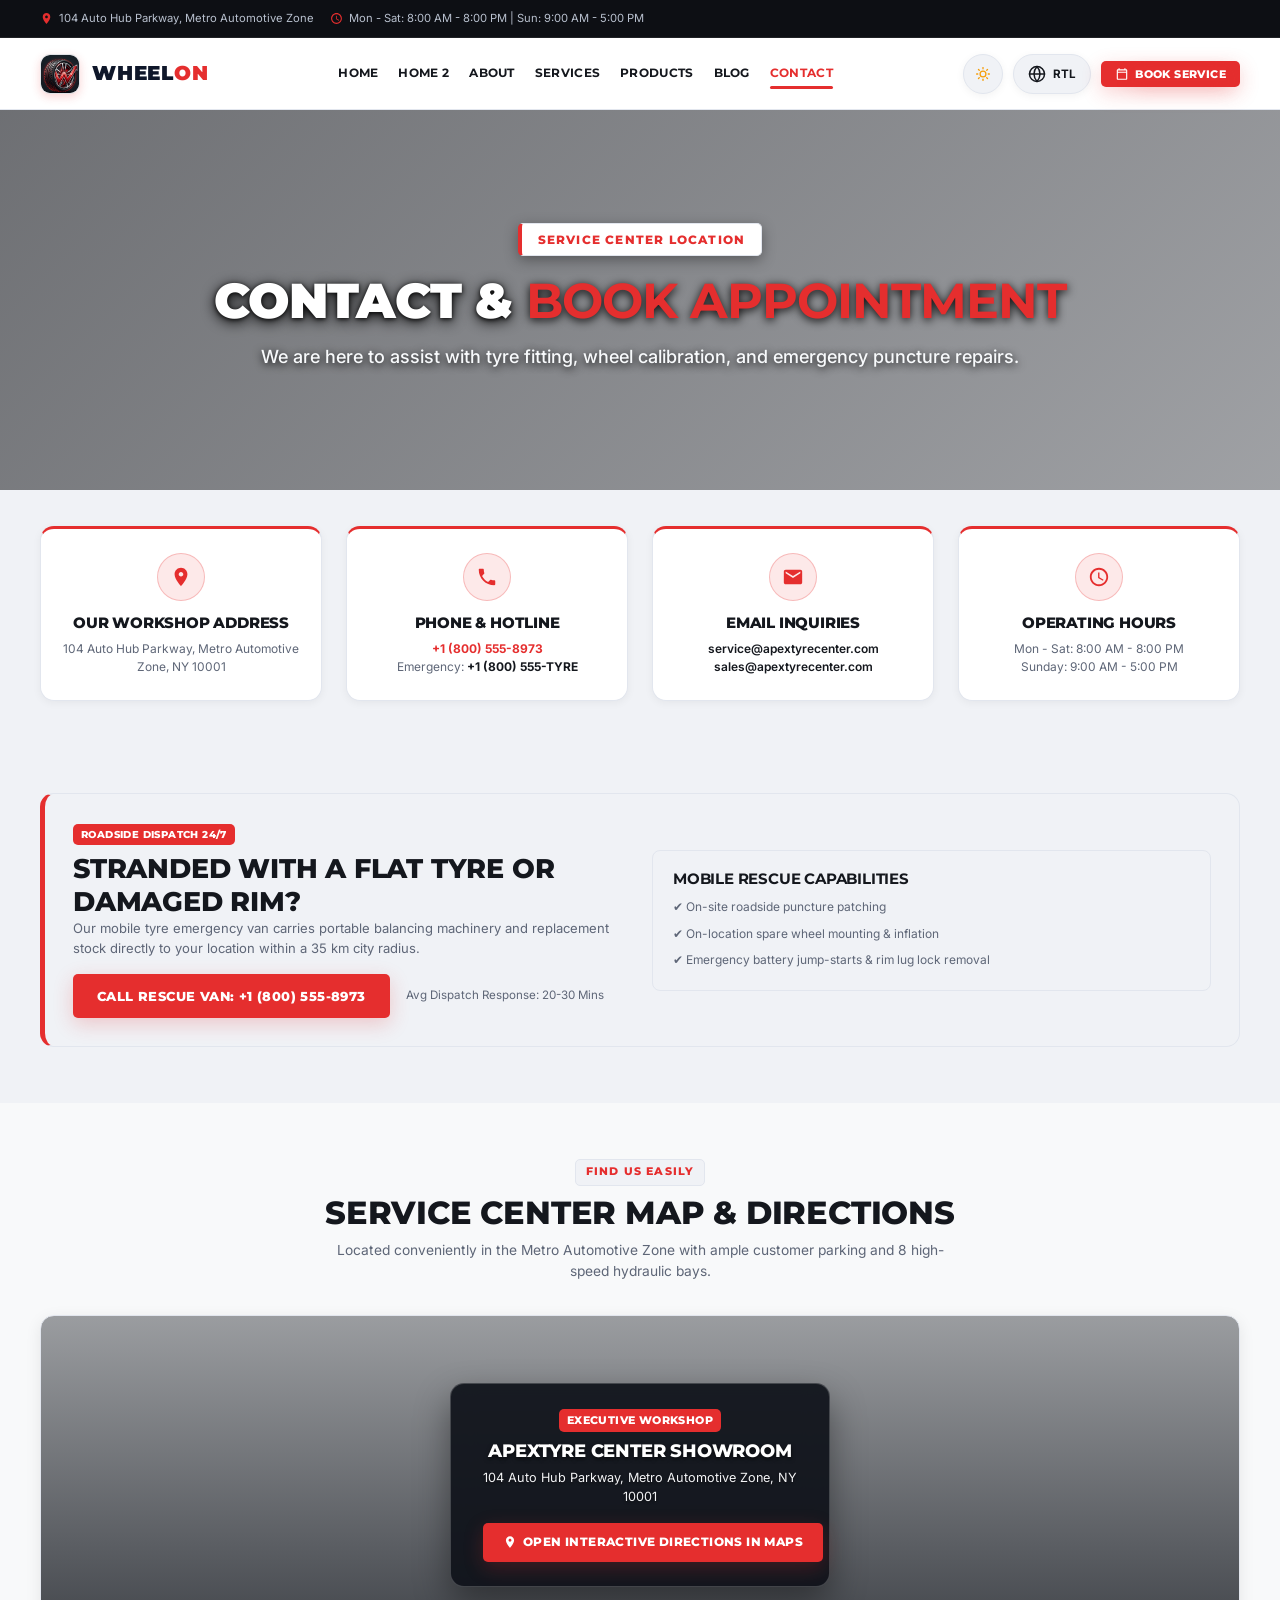
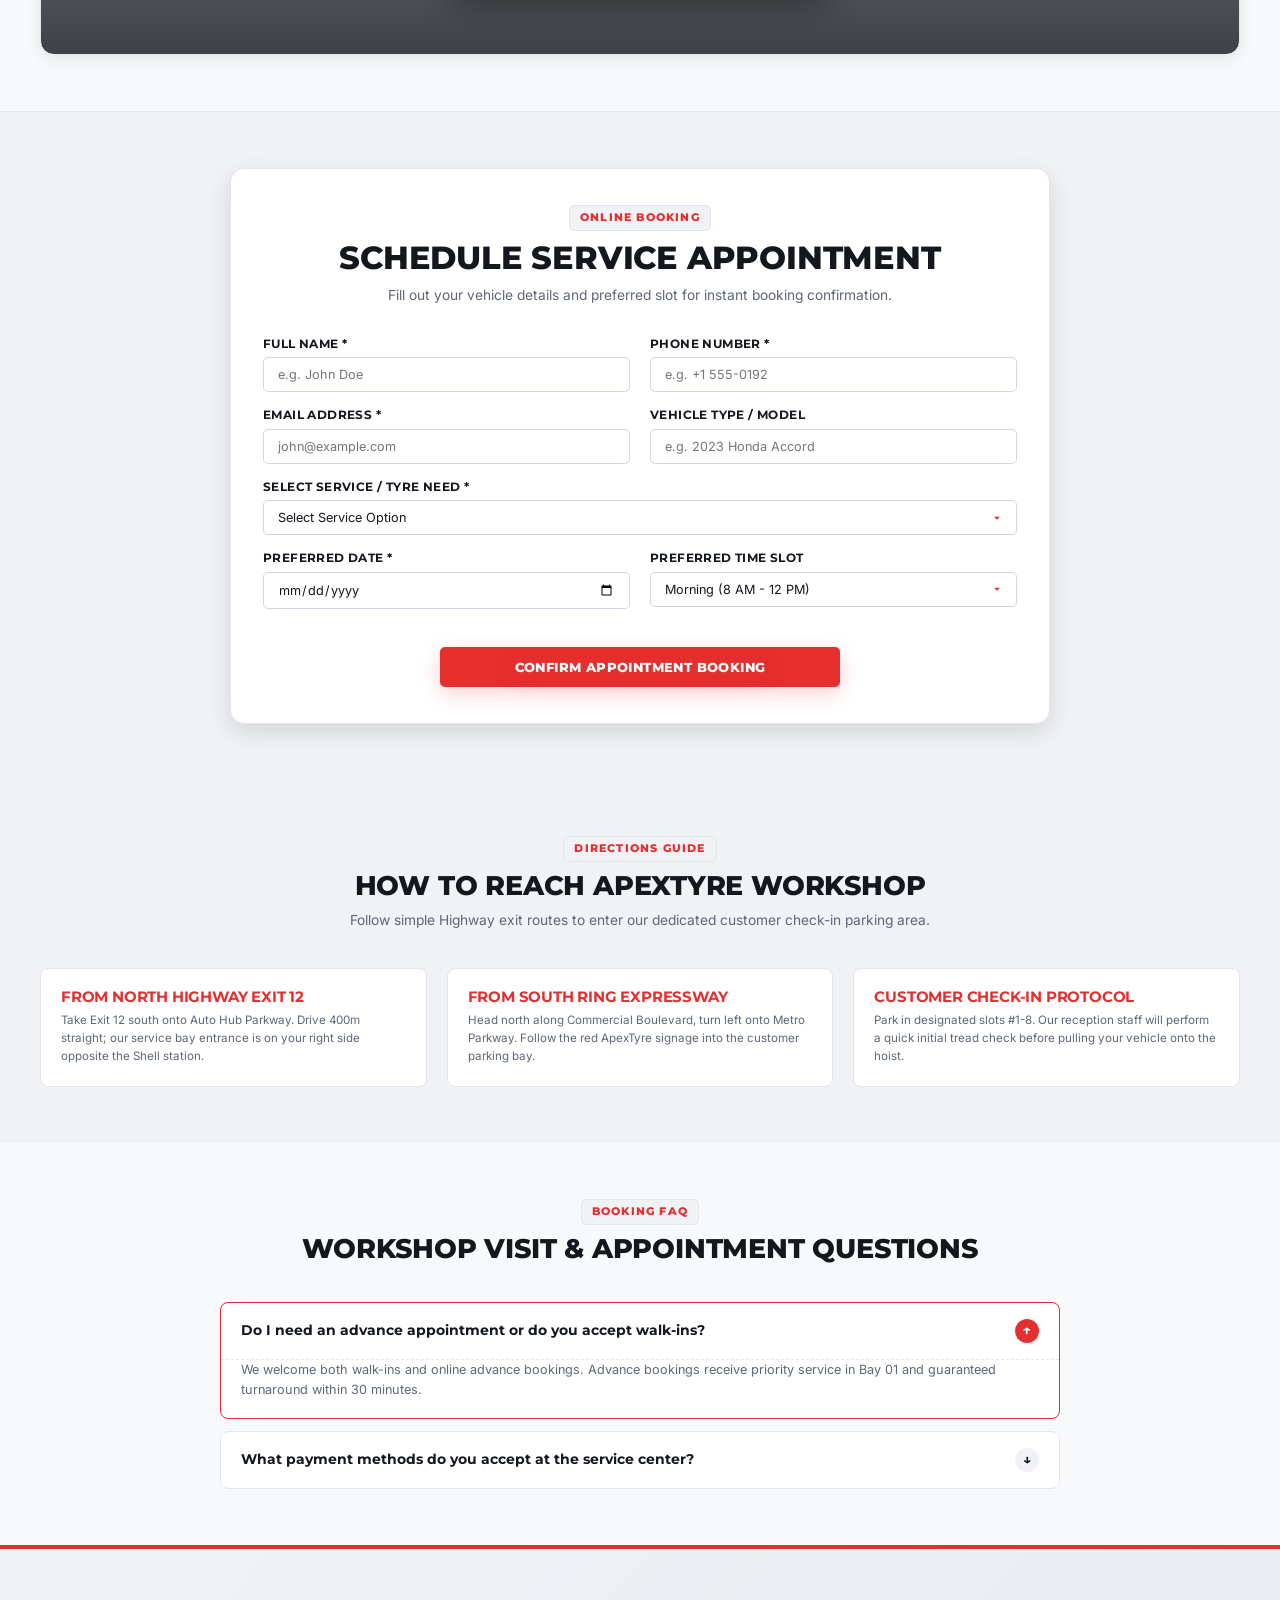
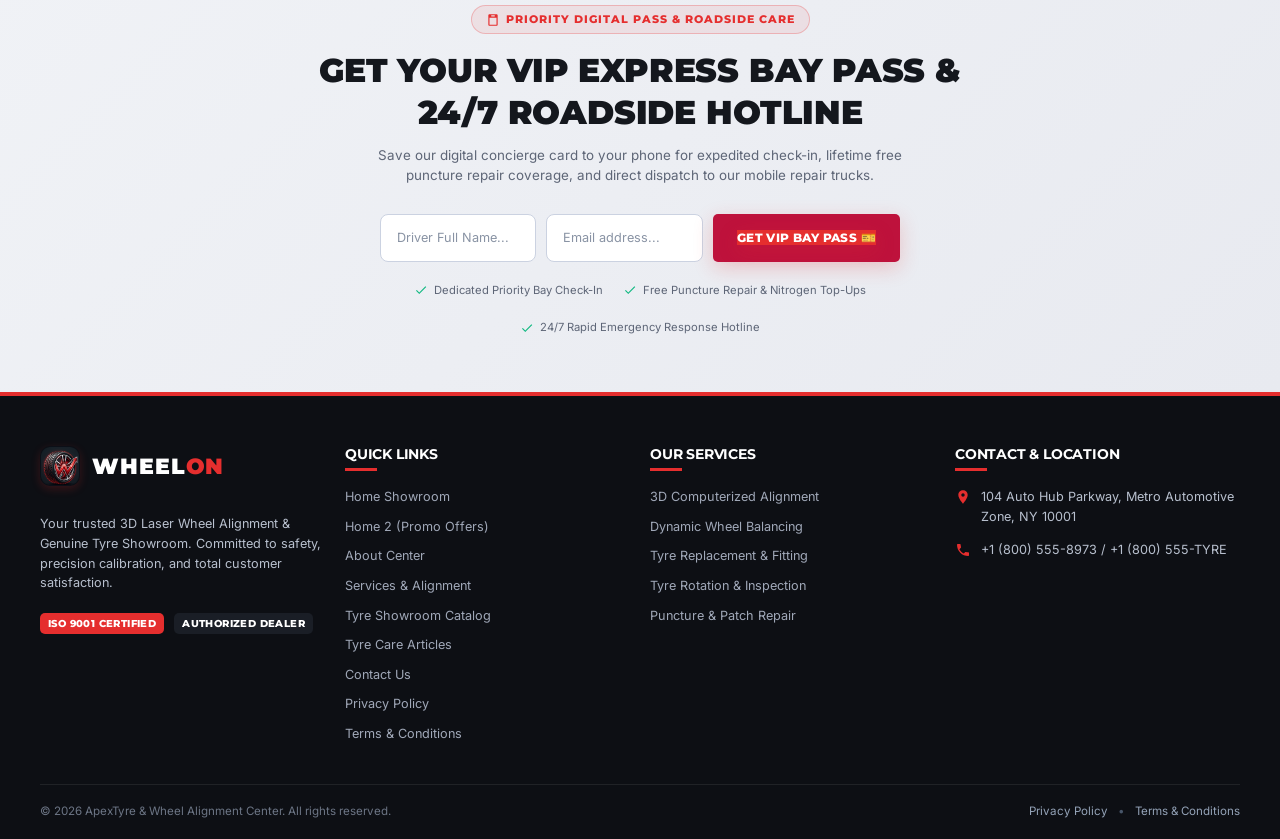
<file: contact.html>
<!DOCTYPE html>
<html lang="en" data-theme="light" dir="ltr">
<head>
  <meta charset="UTF-8">
  <meta name="viewport" content="width=device-width, initial-scale=1.0">
  <title>Contact Us & Book Appointment | ApexTyre Center</title>
  <meta name="description" content="Contact ApexTyre & Wheel Alignment Center. Schedule your 3D wheel alignment, tyre replacement, or service appointment online. Phone: +1 (800) 555-8973.">
  
  <!-- Favicon -->
  <link rel="icon" type="image/svg+xml" href="favicon.svg">
  <link rel="icon" type="image/png" href="favicon.png">

  <link rel="stylesheet" href="css/main.css">
  <link rel="stylesheet" href="css/components.css">
  <link rel="stylesheet" href="css/pages.css">
</head>
<body>

  <!-- Top Utility Bar -->
  <div class="topbar">
    <div class="container topbar-content">
      <div class="topbar-info">
        <div class="topbar-item">
          <svg viewBox="0 0 24 24"><path d="M12 2C8.13 2 5 5.13 5 9c0 5.25 7 13 7 13s7-7.75 7-13c0-3.87-3.13-7-7-7zm0 9.5c-1.38 0-2.5-1.12-2.5-2.5s1.12-2.5 2.5-2.5 2.5 1.12 2.5 2.5-1.12 2.5-2.5 2.5z"/></svg>
          <span>104 Auto Hub Parkway, Metro Automotive Zone</span>
        </div>
        <div class="topbar-item">
          <svg viewBox="0 0 24 24"><path d="M11.99 2C6.47 2 2 6.48 2 12s4.47 10 9.99 10C17.52 22 22 17.52 22 12S17.52 2 11.99 2zM12 20c-4.42 0-8-3.58-8-8s3.58-8 8-8 8 3.58 8 8-3.58 8-8 8zm.5-13H11v6l5.25 3.15.75-1.23-4.5-2.67z"/></svg>
          <span>Mon - Sat: 8:00 AM - 8:00 PM | Sun: 9:00 AM - 5:00 PM</span>
        </div>
      </div>
    </div>
  </div>

  <!-- Header -->
  <header class="header">
    <div class="container header-container">
      <a href="index.html" class="logo" aria-label="WHEELON Home">
        <img src="images/logo-badge.png" alt="WHEELON Emblem" class="logo-badge-img" width="40" height="40">
        <div class="logo-text-wrap">
          <span class="logo-brand-name">WHEEL<span>ON</span></span>
        </div>
      </a>

      <nav class="nav-menu">
        <a href="index.html" class="nav-link">Home</a>
        <a href="home2.html" class="nav-link">Home 2</a>
        <a href="about.html" class="nav-link">About</a>
        <a href="services.html" class="nav-link">Services</a>
        <a href="products.html" class="nav-link">Products</a>
        <a href="blog.html" class="nav-link">Blog</a>
        <a href="contact.html" class="nav-link active">Contact</a>
      </nav>

      <div class="header-actions">
        <button class="toggle-btn theme-toggle-btn header-icon-btn" aria-label="Toggle Dark/Light Mode" title="Toggle Dark/Light Mode">
          <span class="theme-icon">
            <svg viewBox="0 0 24 24" width="20" height="20" fill="none" stroke="currentColor" stroke-width="2.2" stroke-linecap="round" stroke-linejoin="round" style="color:#f59e0b;"><circle cx="12" cy="12" r="5"/><line x1="12" y1="1" x2="12" y2="3"/><line x1="12" y1="21" x2="12" y2="23"/><line x1="4.22" y1="4.22" x2="5.64" y2="5.64"/><line x1="18.36" y1="18.36" x2="19.78" y2="19.78"/><line x1="1" y1="12" x2="3" y2="12"/><line x1="21" y1="12" x2="23" y2="12"/><line x1="4.22" y1="19.78" x2="5.64" y2="18.36"/><line x1="18.36" y1="5.64" x2="19.78" y2="4.22"/></svg>
          </span>
        </button>

        <button class="toggle-btn rtl-toggle-btn" aria-label="Toggle Language Direction" title="Toggle RTL Mode">
          <span class="rtl-icon">
            <svg viewBox="0 0 24 24" width="18" height="18" fill="none" stroke="currentColor" stroke-width="2" stroke-linecap="round" stroke-linejoin="round"><circle cx="12" cy="12" r="10"/><line x1="2" y1="12" x2="22" y2="12"/><path d="M12 2a15.3 15.3 0 0 1 4 10 15.3 15.3 0 0 1-4 10 15.3 15.3 0 0 1-4-10 15.3 15.3 0 0 1 4-10z"/></svg>
          </span>
          <span class="rtl-text">RTL</span>
        </button>

        <button class="btn btn-primary btn-sm" onclick="openModal('appointmentModal')">
          <svg viewBox="0 0 24 24" width="14" height="14" fill="currentColor"><path d="M19 4h-1V2h-2v2H8V2H6v2H5c-1.11 0-1.99.9-1.99 2L3 20c0 1.1.89 2 2 2h14c1.1 0 2-.9 2-2V6c0-1.1-.9-2-2-2zm0 16H5V10h14v10zm0-12H5V6h14v2z"/></svg>
          <span>Book Service</span>
        </button>

        <button class="mobile-menu-toggle" aria-label="Toggle Mobile Navigation">
          <span></span>
          <span></span>
          <span></span>
        </button>
      </div>
    </div>
  </header>

  <!-- Mobile Drawer Menu -->
  <div class="drawer-overlay"></div>
  <div class="mobile-nav-drawer">
    <div>
      <a href="index.html" class="logo" aria-label="WHEELON Home" style="margin-bottom: 24px;">
        <img src="images/logo-badge.png" alt="WHEELON Emblem" class="logo-badge-img" width="46" height="46">
        <div class="logo-text-wrap">
          <span class="logo-brand-name">WHEEL<span>ON</span></span>
        </div>
      </a>
      <div class="mobile-nav-links">
        <a href="index.html" class="mobile-nav-link">Home</a>
        <a href="home2.html" class="mobile-nav-link">Home 2 (Promo)</a>
        <a href="about.html" class="mobile-nav-link">About Center</a>
        <a href="services.html" class="mobile-nav-link">Our Services</a>
        <a href="products.html" class="mobile-nav-link">Tyre Showroom</a>
        <a href="blog.html" class="mobile-nav-link">Tyre Care Blog</a>
        <a href="contact.html" class="mobile-nav-link active">Contact & Book</a>
      </div>
    </div>
    
    <div style="margin-top: 24px;">
      <a href="tel:+18005558973" class="btn btn-secondary" style="width: 100%; margin-bottom: 12px;">
        Call +1 (800) 555-8973
      </a>
      <button class="btn btn-primary" style="width: 100%;" onclick="openModal('appointmentModal')">
        Book Appointment
      </button>
    </div>
  </div>

  <!-- Contact Hero Banner -->
  <section class="page-hero-banner" style="background: var(--hero-overlay), url('https://images.unsplash.com/photo-1526778548025-fa2f459cd5c1?q=80&w=1600&auto=format&fit=crop') center/cover; text-align:center;">
    <div class="container">
      <div class="section-tag">Service Center Location</div>
      <h1>Contact &amp; <span>Book Appointment</span></h1>
      <p class="hero-subtitle">We are here to assist with tyre fitting, wheel calibration, and emergency puncture repairs.</p>
    </div>
  </section>

  <!-- Contact Cards Row -->
  <section class="section-padding-sm" style="background-color: var(--bg-surface-elevated);">
    <div class="container">
      <div class="grid grid-4" style="gap:24px;">
        <div class="contact-card-modern">
          <div class="contact-card-icon-box">
            <svg viewBox="0 0 24 24" width="22" height="22" fill="currentColor"><path d="M12 2C8.13 2 5 5.13 5 9c0 5.25 7 13 7 13s7-7.75 7-13c0-3.87-3.13-7-7-7zm0 9.5c-1.38 0-2.5-1.12-2.5-2.5s1.12-2.5 2.5-2.5 2.5 1.12 2.5 2.5-1.12 2.5-2.5 2.5z"/></svg>
          </div>
          <h4 style="margin-bottom:8px; font-weight:800;">Our Workshop Address</h4>
          <p style="font-size:0.825rem; color:var(--text-muted); margin:0; line-height:1.5;">104 Auto Hub Parkway, Metro Automotive Zone, NY 10001</p>
        </div>

        <div class="contact-card-modern">
          <div class="contact-card-icon-box">
            <svg viewBox="0 0 24 24" width="22" height="22" fill="currentColor"><path d="M6.62 10.79c1.44 2.83 3.76 5.14 6.59 6.59l2.2-2.2c.27-.27.67-.36 1.02-.24 1.12.37 2.33.57 3.57.57.55 0 1 .45 1 1V20c0 .55-.45 1-1 1-9.39 0-17-7.61-17-17 0-.55.45-1 1-1h3.5c.55 0 1 .45 1 1 0 1.25.2 2.45.57 3.57.11.35.03.74-.25 1.02l-2.2 2.2z"/></svg>
          </div>
          <h4 style="margin-bottom:8px; font-weight:800;">Phone &amp; Hotline</h4>
          <p style="font-size:0.825rem; color:var(--text-muted); margin:0; line-height:1.5;">
            <a href="tel:+18005558973" style="color:var(--primary-red); font-weight:700;">+1 (800) 555-8973</a><br>
            Emergency: <a href="tel:+18005558973" style="color:var(--text-main); font-weight:700;">+1 (800) 555-TYRE</a>
          </p>
        </div>

        <div class="contact-card-modern">
          <div class="contact-card-icon-box">
            <svg viewBox="0 0 24 24" width="22" height="22" fill="currentColor"><path d="M20 4H4c-1.1 0-1.99.9-1.99 2L2 18c0 1.1.9 2 2 2h16c1.1 0 2-.9 2-2V6c0-1.1-.9-2-2-2zm0 4l-8 5-8-5V6l8 5 8-5v2z"/></svg>
          </div>
          <h4 style="margin-bottom:8px; font-weight:800;">Email Inquiries</h4>
          <p style="font-size:0.825rem; color:var(--text-muted); margin:0; line-height:1.5;">
            <a href="mailto:service@apextyrecenter.com" style="color:var(--text-main); font-weight:600;">service@apextyrecenter.com</a><br>
            <a href="mailto:sales@apextyrecenter.com" style="color:var(--text-main); font-weight:600;">sales@apextyrecenter.com</a>
          </p>
        </div>

        <div class="contact-card-modern">
          <div class="contact-card-icon-box">
            <svg viewBox="0 0 24 24" width="22" height="22" fill="currentColor"><path d="M11.99 2C6.47 2 2 6.48 2 12s4.47 10 9.99 10C17.52 22 22 17.52 22 12S17.52 2 11.99 2zM12 20c-4.42 0-8-3.58-8-8s3.58-8 8-8 8 3.58 8 8-3.58 8-8 8zm.5-13H11v6l5.25 3.15.75-1.23-4.5-2.67z"/></svg>
          </div>
          <h4 style="margin-bottom:8px; font-weight:800;">Operating Hours</h4>
          <p style="font-size:0.825rem; color:var(--text-muted); margin:0; line-height:1.5;">
            Mon - Sat: 8:00 AM - 8:00 PM<br>
            Sunday: 9:00 AM - 5:00 PM
          </p>
        </div>
      </div>
    </div>
  </section>

  <!-- NEW CONTACT SECTION 1: 24/7 Mobile Roadside Tyre Rescue Unit Hotline -->
  <section class="section-padding" style="background-color: var(--bg-surface-elevated); border-y:1px solid var(--border-color);">
    <div class="container">
      <div class="dark-bg-section" style="padding:28px; border-radius:var(--radius-lg); border-left:5px solid var(--primary-red);">
        <div class="grid grid-2 align-center">
          <div>
            <span class="badge badge-red" style="margin-bottom:8px;">ROADSIDE DISPATCH 24/7</span>
            <h2>Stranded with a Flat Tyre or Damaged Rim?</h2>
            <p style="font-size:0.9rem; margin-bottom:16px;">Our mobile tyre emergency van carries portable balancing machinery and replacement stock directly to your location within a 35 km city radius.</p>
            <div style="display:flex; gap:16px; align-items:center; flex-wrap:wrap;">
              <a href="tel:+18005558973" class="btn btn-primary btn-lg">Call Rescue Van: +1 (800) 555-8973</a>
              <span style="font-size:0.8rem; color:var(--text-muted);">Avg Dispatch Response: 20-30 Mins</span>
            </div>
          </div>

          <div style="background:var(--bg-surface-elevated); padding:20px; border-radius:var(--radius-md); border:1px solid var(--border-color);">
            <h4 style="margin-bottom:10px;">Mobile Rescue Capabilities</h4>
            <ul style="font-size:0.825rem; color:var(--text-muted); display:flex; flex-direction:column; gap:8px;">
              <li>✔ On-site roadside puncture patching</li>
              <li>✔ On-location spare wheel mounting &amp; inflation</li>
              <li>✔ Emergency battery jump-starts &amp; rim lug lock removal</li>
            </ul>
          </div>
        </div>
      </div>
    </div>
  </section>

  <!-- Centered Service Center Map & Location Section -->
  <section id="findUsSection" class="section-padding" style="border-bottom:1px solid var(--border-color);">
    <div class="container text-center">
      <div class="section-header text-center" style="margin-bottom:32px;">
        <div class="section-tag">Find Us Easily</div>
        <h2 style="font-size:clamp(1.6rem, 2.5vw, 2.2rem);">Service Center Map &amp; Directions</h2>
        <p style="max-width:640px; margin:0 auto;">Located conveniently in the Metro Automotive Zone with ample customer parking and 8 high-speed hydraulic bays.</p>
      </div>

      <div class="map-placeholder-box">
        <div class="map-pin-card-centered">
          <div class="badge badge-red" style="margin-bottom:8px; font-size:0.75rem; display:inline-block;">EXECUTIVE WORKSHOP</div>
          <h3 class="map-pin-card-title" style="color:#ffffff !important; margin-bottom:6px; font-weight:800; font-size:1.25rem;">APEXTYRE CENTER SHOWROOM</h3>
          <p class="map-pin-card-address" style="font-size:0.875rem; color:#f3f4f6 !important; margin-bottom:16px;">104 Auto Hub Parkway, Metro Automotive Zone, NY 10001</p>
          <a href="https://maps.google.com" target="_blank" class="btn btn-primary btn-md">
            <svg viewBox="0 0 24 24" width="16" height="16" fill="currentColor"><path d="M12 2C8.13 2 5 5.13 5 9c0 5.25 7 13 7 13s7-7.75 7-13c0-3.87-3.13-7-7-7zm0 9.5c-1.38 0-2.5-1.12-2.5-2.5s1.12-2.5 2.5-2.5 2.5 1.12 2.5 2.5-1.12 2.5-2.5 2.5z"/></svg>
            Open Interactive Directions in Maps
          </a>
        </div>
      </div>
    </div>
  </section>

  <!-- Centered Online Booking Appointment Section -->
  <section class="section-padding" style="background-color: var(--bg-surface-elevated);">
    <div class="container">
      <div style="max-width:820px; margin:0 auto; background:var(--bg-surface); border:1px solid var(--border-color); border-radius:var(--radius-lg); padding:36px 32px; box-shadow:var(--shadow-lg);">
        <div class="section-header text-center" style="margin-bottom:28px;">
          <div class="section-tag">Online Booking</div>
          <h2 style="font-size:clamp(1.6rem, 2.5vw, 2.2rem);">Schedule Service Appointment</h2>
          <p style="max-width:600px; margin:0 auto;">Fill out your vehicle details and preferred slot for instant booking confirmation.</p>
        </div>

        <form class="appointment-form-js">
          <div class="grid grid-2" style="gap:20px;">
            <div class="form-group">
              <label class="form-label" style="font-weight:700; font-size:0.825rem;">FULL NAME *</label>
              <input type="text" name="name" class="form-control" placeholder="e.g. John Doe" required>
            </div>
            <div class="form-group">
              <label class="form-label" style="font-weight:700; font-size:0.825rem;">PHONE NUMBER *</label>
              <input type="tel" name="phone" class="form-control" placeholder="e.g. +1 555-0192" required>
            </div>
          </div>

          <div class="grid grid-2" style="gap:20px;">
            <div class="form-group">
              <label class="form-label" style="font-weight:700; font-size:0.825rem;">EMAIL ADDRESS *</label>
              <input type="email" name="email" class="form-control" placeholder="john@example.com" required>
            </div>
            <div class="form-group">
              <label class="form-label" style="font-weight:700; font-size:0.825rem;">VEHICLE TYPE / MODEL</label>
              <input type="text" name="vehicle" class="form-control" placeholder="e.g. 2023 Honda Accord">
            </div>
          </div>

          <div class="form-group">
            <label class="form-label" style="font-weight:700; font-size:0.825rem;">SELECT SERVICE / TYRE NEED *</label>
            <select name="service" class="form-control form-select" required>
              <option value="">Select Service Option</option>
              <option value="3D Laser Wheel Alignment">3D Laser Wheel Alignment ($49)</option>
              <option value="Dynamic Wheel Balancing">Dynamic Wheel Balancing ($35)</option>
              <option value="Tyre Replacement & Fitting">Tyre Replacement & Fitting</option>
              <option value="Package: Full 3D Wheel Care">Package: Full 3D Wheel Care ($99)</option>
            </select>
          </div>

          <div class="grid grid-2" style="gap:20px; margin-bottom:24px;">
            <div class="form-group">
              <label class="form-label" style="font-weight:700; font-size:0.825rem;">PREFERRED DATE *</label>
              <input type="date" name="date" class="form-control" required>
            </div>
            <div class="form-group">
              <label class="form-label" style="font-weight:700; font-size:0.825rem;">PREFERRED TIME SLOT</label>
              <select name="time" class="form-control form-select">
                <option value="Morning (8:00 AM - 12:00 PM)">Morning (8 AM - 12 PM)</option>
                <option value="Afternoon (12:00 PM - 4:00 PM)">Afternoon (12 PM - 4 PM)</option>
                <option value="Evening (4:00 PM - 8:00 PM)">Evening (4 PM - 8 PM)</option>
              </select>
            </div>
          </div>

          <div class="text-center">
            <button type="submit" class="btn btn-primary btn-lg" style="width:100%; max-width:400px; margin:0 auto;">
              <span>Confirm Appointment Booking</span>
            </button>
          </div>
        </form>
      </div>
    </div>
  </section>

  <!-- NEW CONTACT SECTION 2: Driving Directions & Parking Route -->
  <section class="section-padding" style="background-color: var(--bg-surface-elevated);">
    <div class="container text-center">
      <div class="section-header">
        <div class="section-tag">Directions Guide</div>
        <h2>How to Reach ApexTyre Workshop</h2>
        <p>Follow simple Highway exit routes to enter our dedicated customer check-in parking area.</p>
      </div>

      <div class="grid grid-3 text-start">
        <div style="background:var(--bg-surface); padding:20px; border-radius:var(--radius-md); border:1px solid var(--border-color);">
          <h4 style="color:var(--primary-red); margin-bottom:6px;">From North Highway Exit 12</h4>
          <p style="font-size:0.8rem; color:var(--text-muted); margin:0;">Take Exit 12 south onto Auto Hub Parkway. Drive 400m straight; our service bay entrance is on your right side opposite the Shell station.</p>
        </div>

        <div style="background:var(--bg-surface); padding:20px; border-radius:var(--radius-md); border:1px solid var(--border-color);">
          <h4 style="color:var(--primary-red); margin-bottom:6px;">From South Ring Expressway</h4>
          <p style="font-size:0.8rem; color:var(--text-muted); margin:0;">Head north along Commercial Boulevard, turn left onto Metro Parkway. Follow the red ApexTyre signage into the customer parking bay.</p>
        </div>

        <div style="background:var(--bg-surface); padding:20px; border-radius:var(--radius-md); border:1px solid var(--border-color);">
          <h4 style="color:var(--primary-red); margin-bottom:6px;">Customer Check-In Protocol</h4>
          <p style="font-size:0.8rem; color:var(--text-muted); margin:0;">Park in designated slots #1-8. Our reception staff will perform a quick initial tread check before pulling your vehicle onto the hoist.</p>
        </div>
      </div>
    </div>
  </section>

  <!-- NEW CONTACT SECTION 3: Booking & Visit FAQ Accordion -->
  <section class="section-padding">
    <div class="container">
      <div class="section-header">
        <div class="section-tag">Booking FAQ</div>
        <h2>Workshop Visit & Appointment Questions</h2>
      </div>

      <div class="faq-accordion-container">
        <div class="faq-accordion-item open">
          <div class="faq-accordion-header">
            <span>Do I need an advance appointment or do you accept walk-ins?</span>
            <div class="faq-accordion-icon">&darr;</div>
          </div>
          <div class="faq-accordion-body">
            We welcome both walk-ins and online advance bookings. Advance bookings receive priority service in Bay 01 and guaranteed turnaround within 30 minutes.
          </div>
        </div>

        <div class="faq-accordion-item">
          <div class="faq-accordion-header">
            <span>What payment methods do you accept at the service center?</span>
            <div class="faq-accordion-icon">&darr;</div>
          </div>
          <div class="faq-accordion-body">
            We accept Visa, Mastercard, American Express, Apple Pay, Google Pay, Contactless Debit, and Cash. Invoice receipts include digital warranty barcodes.
          </div>
        </div>
      </div>
    </div>
  </section>

    <!-- VIP Express Bay Pass & Emergency Care Access Section -->
  <section class="newsletter-section-modern newsletter-theme-concierge">
    <div class="container">
      <div class="newsletter-box-modern">
        <div class="newsletter-tag-pill">
          <svg viewBox="0 0 24 24" width="14" height="14" fill="currentColor"><path d="M18 2H6c-1.1 0-2 .9-2 2v16c0 1.1.9 2 2 2h12c1.1 0 2-.9 2-2V4c0-1.1-.9-2-2-2zM9 4h6v2H9V4zm9 16H6V8h12v12z"/></svg>
          <span>Priority Digital Pass &amp; Roadside Care</span>
        </div>

        <h2 class="newsletter-title-modern">Get Your VIP Express Bay Pass &amp; 24/7 Roadside Hotline</h2>
        <p class="newsletter-subtitle-modern">Save our digital concierge card to your phone for expedited check-in, lifetime free puncture repair coverage, and direct dispatch to our mobile repair trucks.</p>

        <form class="newsletter-form-row" onsubmit="event.preventDefault(); showToast('VIP Bay Pass Issued! Check your inbox for your digital pass & emergency contact.', 'success');">
          <input type="text" class="form-control" placeholder="Driver Full Name..." style="max-width:180px;" required>
          <input type="email" class="form-control" placeholder="Email address..." required>
          <button type="submit" class="btn btn-primary" style="background:#be123c; border-color:#be123c;">
            <span>Get VIP Bay Pass 🎫</span>
          </button>
        </form>

        <div class="newsletter-trust-row">
          <span class="newsletter-trust-item">
            <svg viewBox="0 0 24 24"><path d="M9 16.17L4.83 12l-1.42 1.41L9 19 21 7l-1.41-1.41z"/></svg>
            Dedicated Priority Bay Check-In
          </span>
          <span class="newsletter-trust-item">
            <svg viewBox="0 0 24 24"><path d="M9 16.17L4.83 12l-1.42 1.41L9 19 21 7l-1.41-1.41z"/></svg>
            Free Puncture Repair &amp; Nitrogen Top-Ups
          </span>
          <span class="newsletter-trust-item">
            <svg viewBox="0 0 24 24"><path d="M9 16.17L4.83 12l-1.42 1.41L9 19 21 7l-1.41-1.41z"/></svg>
            24/7 Rapid Emergency Response Hotline
          </span>
        </div>
      </div>
    </div>
  </section>

  <!-- Footer -->
  <footer class="footer">
    <div class="container">
      <div class="grid grid-4 footer-top">
        <div class="footer-brand">
          <a href="index.html" class="logo" aria-label="WHEELON Home" style="margin-bottom: 16px;">
            <img src="images/logo-badge.png" alt="WHEELON Emblem" class="logo-badge-img" width="46" height="46">
            <div class="logo-text-wrap">
              <span class="logo-brand-name">WHEEL<span>ON</span></span>
            </div>
          </a>
          <p>Your trusted 3D Laser Wheel Alignment & Genuine Tyre Showroom. Committed to safety, precision calibration,
            and total customer satisfaction.</p>
          <div style="display:flex; gap:10px;">
            <span class="badge badge-red">ISO 9001 Certified</span>
            <span class="badge badge-dark">Authorized Dealer</span>
          </div>
        </div>

        <div>
          <h4 class="footer-title">Quick Links</h4>
          <div class="footer-links">
            <a href="index.html">Home Showroom</a>
            <a href="home2.html">Home 2 (Promo Offers)</a>
            <a href="about.html">About Center</a>
            <a href="services.html">Services & Alignment</a>
            <a href="products.html">Tyre Showroom Catalog</a>
            <a href="blog.html">Tyre Care Articles</a>
            <a href="contact.html">Contact Us</a>
            <a href="privacy.html">Privacy Policy</a>
            <a href="terms.html">Terms & Conditions</a>
          </div>
        </div>

        <div>
          <h4 class="footer-title">Our Services</h4>
          <div class="footer-links">
            <a href="services.html">3D Computerized Alignment</a>
            <a href="services.html">Dynamic Wheel Balancing</a>
            <a href="services.html">Tyre Replacement & Fitting</a>
            <a href="services.html">Tyre Rotation & Inspection</a>
            <a href="services.html">Puncture & Patch Repair</a>
          </div>
        </div>

        <div>
          <h4 class="footer-title">Contact & Location</h4>
          <div class="footer-contact-item">
            <svg viewBox="0 0 24 24">
              <path
                d="M12 2C8.13 2 5 5.13 5 9c0 5.25 7 13 7 13s7-7.75 7-13c0-3.87-3.13-7-7-7zm0 9.5c-1.38 0-2.5-1.12-2.5-2.5s1.12-2.5 2.5-2.5 2.5 1.12 2.5 2.5-1.12 2.5-2.5 2.5z" />
            </svg>
            <div>104 Auto Hub Parkway, Metro Automotive Zone, NY 10001</div>
          </div>
          <div class="footer-contact-item">
            <svg viewBox="0 0 24 24">
              <path
                d="M6.62 10.79c1.44 2.83 3.76 5.14 6.59 6.59l2.2-2.2c.27-.27.67-.36 1.02-.24 1.12.37 2.33.57 3.57.57.55 0 1 .45 1 1V20c0 .55-.45 1-1 1-9.39 0-17-7.61-17-17 0-.55.45-1 1-1h3.5c.55 0 1 .45 1 1 0 1.25.2 2.45.57 3.57.11.35.03.74-.25 1.02l-2.2 2.2z" />
            </svg>
            <div>+1 (800) 555-8973 / +1 (800) 555-TYRE</div>
          </div>
        </div>
      </div>

      <div class="footer-bottom">
        <div>&copy; 2026 ApexTyre & Wheel Alignment Center. All rights reserved.</div>
        <div class="footer-legal-links">
          <a href="privacy.html">Privacy Policy</a>
          <span class="footer-legal-sep">•</span>
          <a href="terms.html">Terms & Conditions</a>
        </div>
      </div>
    </div>
  </footer>

  <!-- Shared Appointment Modal -->
  <div class="modal-backdrop" id="appointmentModal">
    <div class="modal-content">
      <div class="modal-header">
        <h3 style="margin:0; font-size:1.2rem;">Book Service Appointment</h3>
        <button class="modal-close" data-close-modal>&times;</button>
      </div>
      <div class="modal-body">
        <form class="appointment-form-js">
          <div class="grid grid-2">
            <div class="form-group">
              <label class="form-label">Full Name *</label>
              <input type="text" name="name" class="form-control" placeholder="e.g. John Doe" required>
            </div>
            <div class="form-group">
              <label class="form-label">Phone Number *</label>
              <input type="tel" name="phone" class="form-control" placeholder="e.g. +1 555-0192" required>
            </div>
          </div>

          <div class="form-group">
            <label class="form-label">Required Service *</label>
            <select name="service" class="form-control form-select" required>
              <option value="3D Laser Wheel Alignment">3D Laser Wheel Alignment ($49+)</option>
              <option value="Dynamic Wheel Balancing">Dynamic Wheel Balancing</option>
              <option value="Tyre Replacement & Fitting">Tyre Replacement & Fitting</option>
            </select>
          </div>

          <button type="submit" class="btn btn-primary btn-lg" style="width:100%;">
            <span>Confirm Appointment Booking</span>
          </button>
        </form>
      </div>
    </div>
  </footer>

  <script src="js/main.js"></script>
  <script src="js/contact.js"></script>
</body>
</html>
</file>
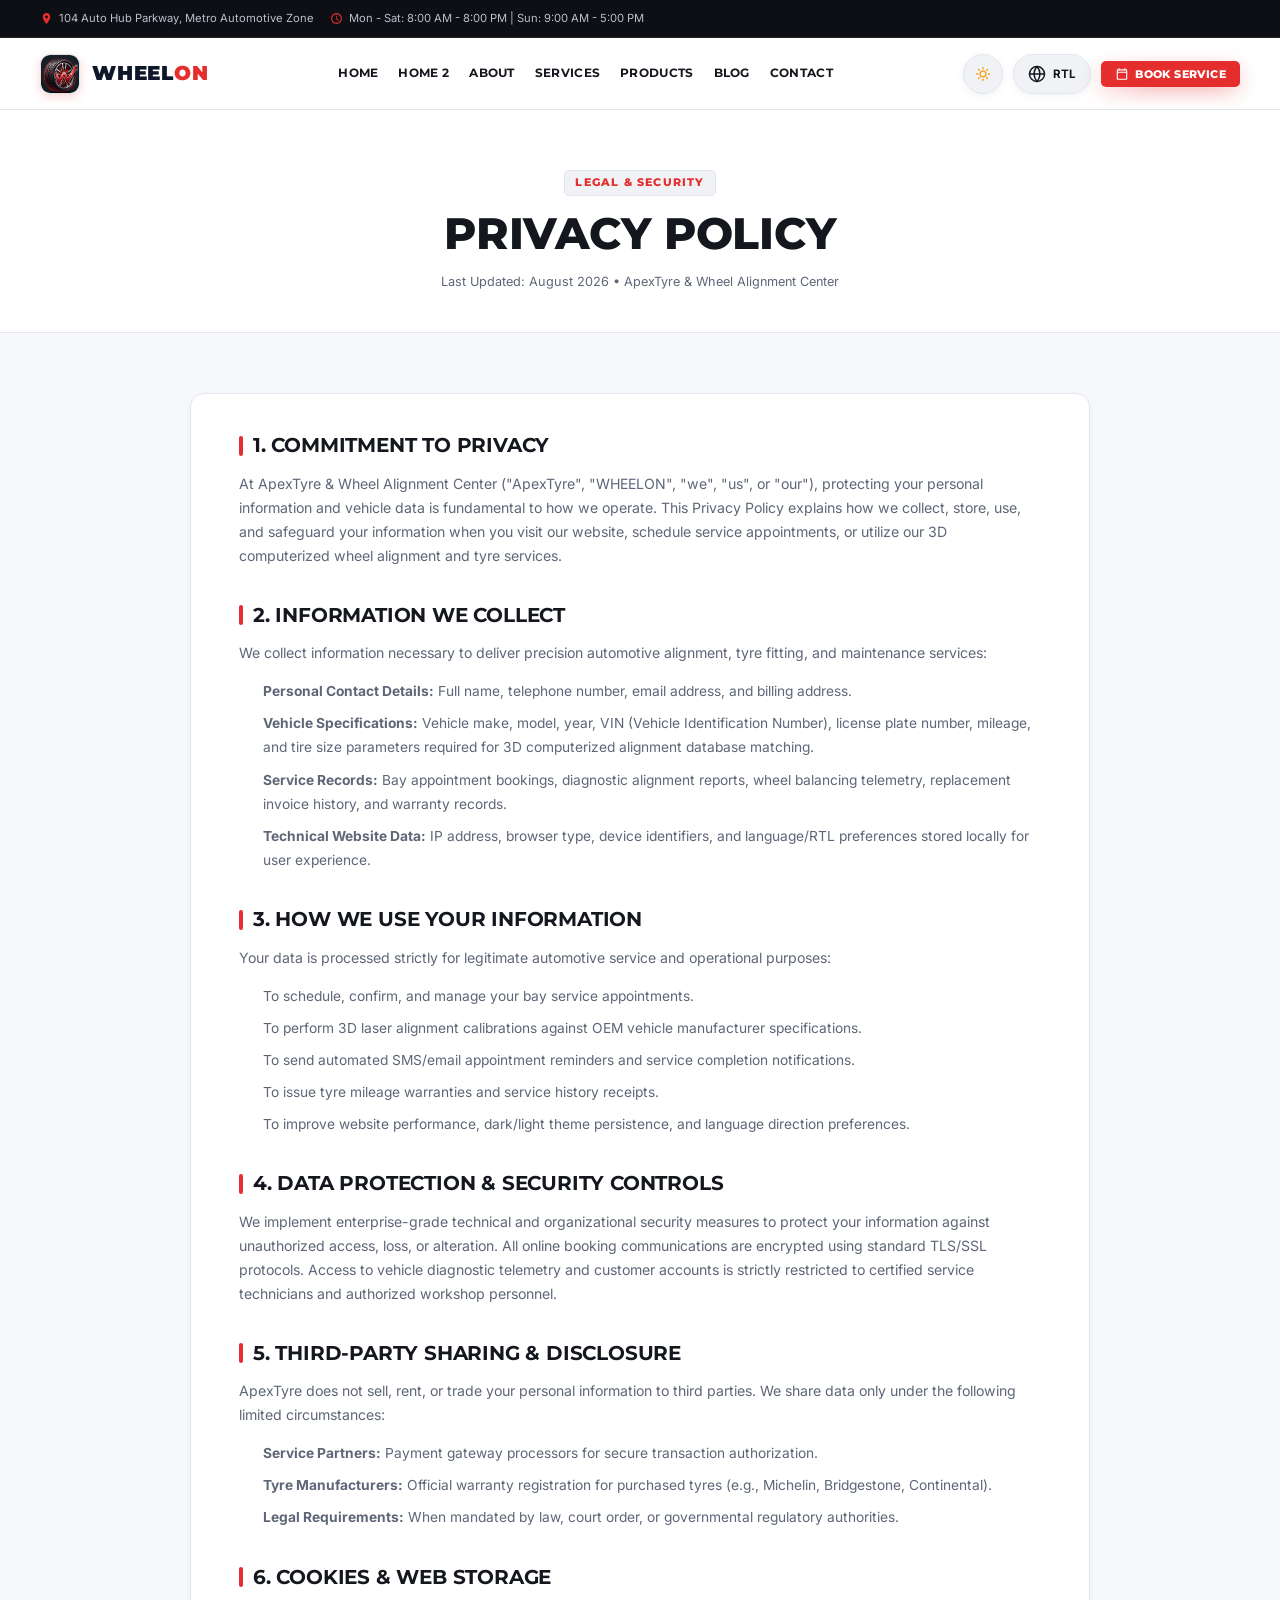
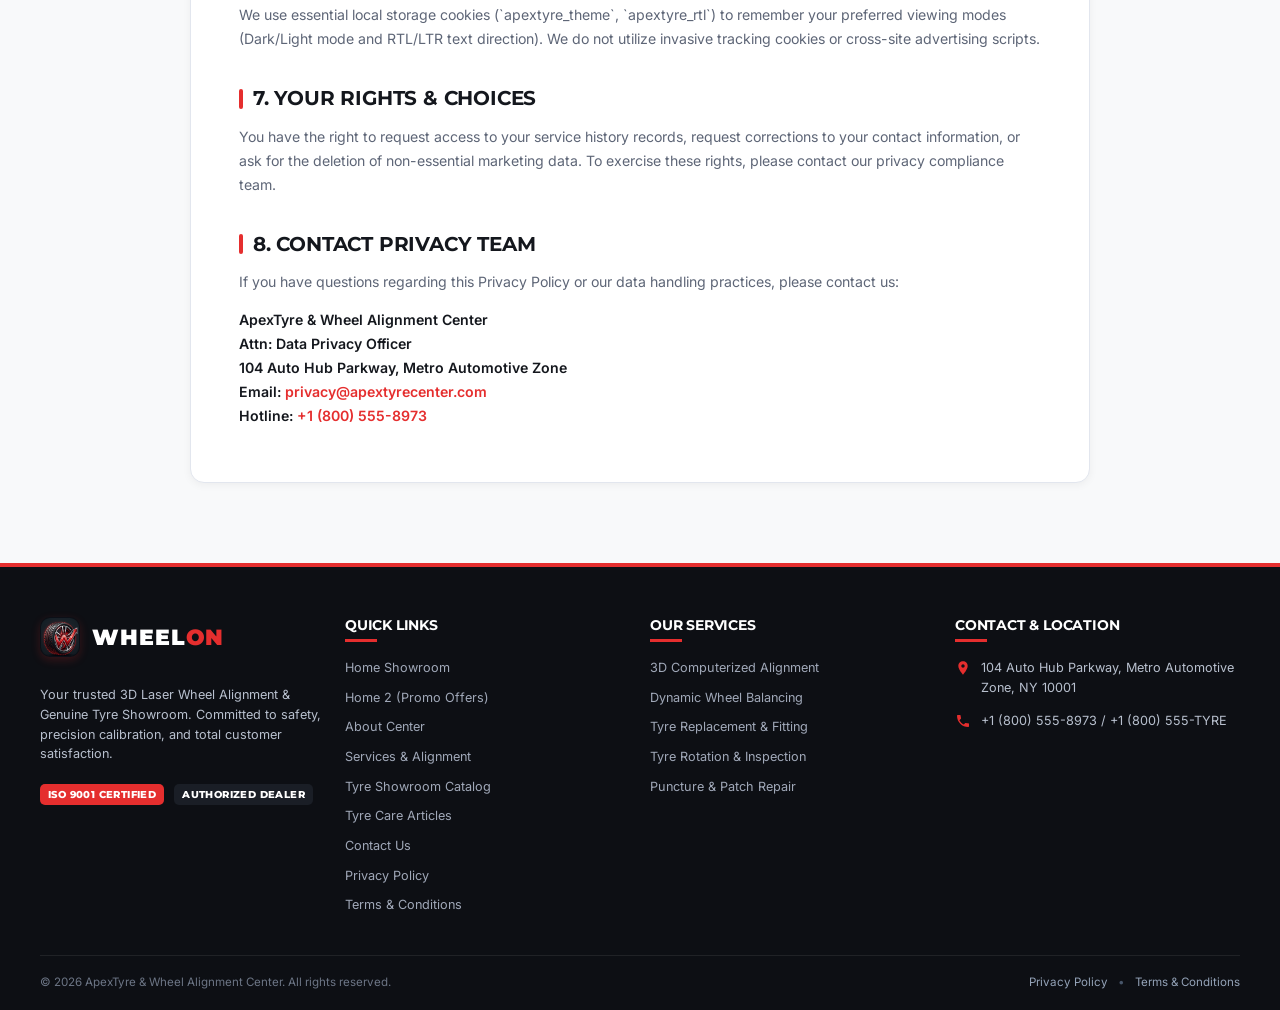
<file: privacy.html>
<!DOCTYPE html>
<html lang="en" data-theme="light" dir="ltr">
<head>
  <meta charset="UTF-8">
  <meta name="viewport" content="width=device-width, initial-scale=1.0">
  <title>Privacy Policy | ApexTyre & Wheel Alignment Center</title>
  <meta name="description" content="Read the Privacy Policy of ApexTyre & Wheel Alignment Center. Learn how we collect, protect, and handle your automotive service and appointment data.">
  
  <!-- Favicon -->
  <link rel="icon" type="image/svg+xml" href="favicon.svg">
  <link rel="icon" type="image/png" href="favicon.png">

  <link rel="stylesheet" href="css/main.css">
  <link rel="stylesheet" href="css/components.css">
  <link rel="stylesheet" href="css/pages.css">
</head>
<body>

  <!-- Top Utility Bar -->
  <div class="topbar">
    <div class="container topbar-content">
      <div class="topbar-info">
        <div class="topbar-item">
          <svg viewBox="0 0 24 24"><path d="M12 2C8.13 2 5 5.13 5 9c0 5.25 7 13 7 13s7-7.75 7-13c0-3.87-3.13-7-7-7zm0 9.5c-1.38 0-2.5-1.12-2.5-2.5s1.12-2.5 2.5-2.5 2.5 1.12 2.5 2.5-1.12 2.5-2.5 2.5z"/></svg>
          <span>104 Auto Hub Parkway, Metro Automotive Zone</span>
        </div>
        <div class="topbar-item">
          <svg viewBox="0 0 24 24"><path d="M11.99 2C6.47 2 2 6.48 2 12s4.47 10 9.99 10C17.52 22 22 17.52 22 12S17.52 2 11.99 2zM12 20c-4.42 0-8-3.58-8-8s3.58-8 8-8 8 3.58 8 8-3.58 8-8 8zm.5-13H11v6l5.25 3.15.75-1.23-4.5-2.67z"/></svg>
          <span>Mon - Sat: 8:00 AM - 8:00 PM | Sun: 9:00 AM - 5:00 PM</span>
        </div>
      </div>
    </div>
  </div>

  <!-- Header -->
  <header class="header">
    <div class="container header-container">
      <a href="index.html" class="logo" aria-label="WHEELON Home">
        <img src="images/logo-badge.png" alt="WHEELON Emblem" class="logo-badge-img" width="40" height="40">
        <div class="logo-text-wrap">
          <span class="logo-brand-name">WHEEL<span>ON</span></span>
        </div>
      </a>

      <nav class="nav-menu">
        <a href="index.html" class="nav-link">Home</a>
        <a href="home2.html" class="nav-link">Home 2</a>
        <a href="about.html" class="nav-link">About</a>
        <a href="services.html" class="nav-link">Services</a>
        <a href="products.html" class="nav-link">Products</a>
        <a href="blog.html" class="nav-link">Blog</a>
        <a href="contact.html" class="nav-link">Contact</a>
      </nav>

      <div class="header-actions">
        <button class="toggle-btn theme-toggle-btn header-icon-btn" aria-label="Toggle Dark/Light Mode" title="Toggle Dark/Light Mode">
          <span class="theme-icon">
            <svg viewBox="0 0 24 24" width="20" height="20" fill="none" stroke="currentColor" stroke-width="2.2" stroke-linecap="round" stroke-linejoin="round" style="color:#f59e0b;"><circle cx="12" cy="12" r="5"/><line x1="12" y1="1" x2="12" y2="3"/><line x1="12" y1="21" x2="12" y2="23"/><line x1="4.22" y1="4.22" x2="5.64" y2="5.64"/><line x1="18.36" y1="18.36" x2="19.78" y2="19.78"/><line x1="1" y1="12" x2="3" y2="12"/><line x1="21" y1="12" x2="23" y2="12"/><line x1="4.22" y1="19.78" x2="5.64" y2="18.36"/><line x1="18.36" y1="5.64" x2="19.78" y2="4.22"/></svg>
          </span>
        </button>

        <button class="toggle-btn rtl-toggle-btn" aria-label="Toggle Language Direction" title="Toggle RTL Mode">
          <span class="rtl-icon">
            <svg viewBox="0 0 24 24" width="18" height="18" fill="none" stroke="currentColor" stroke-width="2" stroke-linecap="round" stroke-linejoin="round"><circle cx="12" cy="12" r="10"/><line x1="2" y1="12" x2="22" y2="12"/><path d="M12 2a15.3 15.3 0 0 1 4 10 15.3 15.3 0 0 1-4 10 15.3 15.3 0 0 1-4-10 15.3 15.3 0 0 1 4-10z"/></svg>
          </span>
          <span class="rtl-text">RTL</span>
        </button>

        <button class="btn btn-primary btn-sm" onclick="openModal('appointmentModal')">
          <svg viewBox="0 0 24 24" width="14" height="14" fill="currentColor"><path d="M19 4h-1V2h-2v2H8V2H6v2H5c-1.11 0-1.99.9-1.99 2L3 20c0 1.1.89 2 2 2h14c1.1 0 2-.9 2-2V6c0-1.1-.9-2-2-2zm0 16H5V10h14v10zm0-12H5V6h14v2z"/></svg>
          <span>Book Service</span>
        </button>

        <button class="mobile-menu-toggle" aria-label="Toggle Mobile Navigation">
          <span></span>
          <span></span>
          <span></span>
        </button>
      </div>
    </div>
  </header>

  <!-- Mobile Drawer Menu -->
  <div class="drawer-overlay"></div>
  <div class="mobile-nav-drawer">
    <div>
      <a href="index.html" class="logo" aria-label="WHEELON Home" style="margin-bottom: 24px;">
        <img src="images/logo-badge.png" alt="WHEELON Emblem" class="logo-badge-img" width="46" height="46">
        <div class="logo-text-wrap">
          <span class="logo-brand-name">WHEEL<span>ON</span></span>
        </div>
      </a>
      <div class="mobile-nav-links">
        <a href="index.html" class="mobile-nav-link">Home</a>
        <a href="home2.html" class="mobile-nav-link">Home 2 (Promo)</a>
        <a href="about.html" class="mobile-nav-link">About Center</a>
        <a href="services.html" class="mobile-nav-link">Our Services</a>
        <a href="products.html" class="mobile-nav-link">Tyre Showroom</a>
        <a href="blog.html" class="mobile-nav-link">Tyre Care Blog</a>
        <a href="contact.html" class="mobile-nav-link">Contact & Book</a>
      </div>
    </div>
    
    <div style="margin-top: 24px;">
      <a href="tel:+18005558973" class="btn btn-secondary btn-block" style="margin-bottom: 10px;">
        <svg viewBox="0 0 24 24" width="16" height="16" fill="currentColor"><path d="M6.62 10.79c1.44 2.83 3.76 5.14 6.59 6.59l2.2-2.2c.27-.27.67-.36 1.02-.24 1.12.37 2.33.57 3.57.57.55 0 1 .45 1 1V20c0 .55-.45 1-1 1-9.39 0-17-7.61-17-17 0-.55.45-1 1-1h3.5c.55 0 1 .45 1 1 0 1.25.2 2.45.57 3.57.11.35.03.74-.25 1.02l-2.2 2.2z"/></svg>
        <span>+1 (800) 555-8973</span>
      </a>
      <button class="btn btn-primary btn-block" onclick="openModal('appointmentModal')">
        <span>Book Appointment</span>
      </button>
    </div>
  </div>

  <!-- Page Banner -->
  <section class="legal-page-header">
    <div class="container">
      <div class="section-tag" style="margin: 0 auto 12px auto;">Legal & Security</div>
      <h1 class="legal-page-title">Privacy Policy</h1>
      <p class="legal-page-meta">Last Updated: August 2026 • ApexTyre & Wheel Alignment Center</p>
    </div>
  </section>

  <!-- Legal Content -->
  <main class="legal-content-section">
    <div class="container">
      <div class="legal-container">
        <div class="legal-block">
          <h2>1. Commitment to Privacy</h2>
          <p>
            At ApexTyre & Wheel Alignment Center ("ApexTyre", "WHEELON", "we", "us", or "our"), protecting your personal information and vehicle data is fundamental to how we operate. This Privacy Policy explains how we collect, store, use, and safeguard your information when you visit our website, schedule service appointments, or utilize our 3D computerized wheel alignment and tyre services.
          </p>
        </div>

        <div class="legal-block">
          <h2>2. Information We Collect</h2>
          <p>We collect information necessary to deliver precision automotive alignment, tyre fitting, and maintenance services:</p>
          <ul>
            <li><strong>Personal Contact Details:</strong> Full name, telephone number, email address, and billing address.</li>
            <li><strong>Vehicle Specifications:</strong> Vehicle make, model, year, VIN (Vehicle Identification Number), license plate number, mileage, and tire size parameters required for 3D computerized alignment database matching.</li>
            <li><strong>Service Records:</strong> Bay appointment bookings, diagnostic alignment reports, wheel balancing telemetry, replacement invoice history, and warranty records.</li>
            <li><strong>Technical Website Data:</strong> IP address, browser type, device identifiers, and language/RTL preferences stored locally for user experience.</li>
          </ul>
        </div>

        <div class="legal-block">
          <h2>3. How We Use Your Information</h2>
          <p>Your data is processed strictly for legitimate automotive service and operational purposes:</p>
          <ul>
            <li>To schedule, confirm, and manage your bay service appointments.</li>
            <li>To perform 3D laser alignment calibrations against OEM vehicle manufacturer specifications.</li>
            <li>To send automated SMS/email appointment reminders and service completion notifications.</li>
            <li>To issue tyre mileage warranties and service history receipts.</li>
            <li>To improve website performance, dark/light theme persistence, and language direction preferences.</li>
          </ul>
        </div>

        <div class="legal-block">
          <h2>4. Data Protection & Security Controls</h2>
          <p>
            We implement enterprise-grade technical and organizational security measures to protect your information against unauthorized access, loss, or alteration. All online booking communications are encrypted using standard TLS/SSL protocols. Access to vehicle diagnostic telemetry and customer accounts is strictly restricted to certified service technicians and authorized workshop personnel.
          </p>
        </div>

        <div class="legal-block">
          <h2>5. Third-Party Sharing & Disclosure</h2>
          <p>
            ApexTyre does not sell, rent, or trade your personal information to third parties. We share data only under the following limited circumstances:
          </p>
          <ul>
            <li><strong>Service Partners:</strong> Payment gateway processors for secure transaction authorization.</li>
            <li><strong>Tyre Manufacturers:</strong> Official warranty registration for purchased tyres (e.g., Michelin, Bridgestone, Continental).</li>
            <li><strong>Legal Requirements:</strong> When mandated by law, court order, or governmental regulatory authorities.</li>
          </ul>
        </div>

        <div class="legal-block">
          <h2>6. Cookies & Web Storage</h2>
          <p>
            We use essential local storage cookies (`apextyre_theme`, `apextyre_rtl`) to remember your preferred viewing modes (Dark/Light mode and RTL/LTR text direction). We do not utilize invasive tracking cookies or cross-site advertising scripts.
          </p>
        </div>

        <div class="legal-block">
          <h2>7. Your Rights & Choices</h2>
          <p>
            You have the right to request access to your service history records, request corrections to your contact information, or ask for the deletion of non-essential marketing data. To exercise these rights, please contact our privacy compliance team.
          </p>
        </div>

        <div class="legal-block">
          <h2>8. Contact Privacy Team</h2>
          <p>
            If you have questions regarding this Privacy Policy or our data handling practices, please contact us:
          </p>
          <p style="font-weight: 600; color: var(--text-main);">
            ApexTyre & Wheel Alignment Center<br>
            Attn: Data Privacy Officer<br>
            104 Auto Hub Parkway, Metro Automotive Zone<br>
            Email: <a href="mailto:privacy@apextyrecenter.com" style="color: var(--primary-red);">privacy@apextyrecenter.com</a><br>
            Hotline: <a href="tel:+18005558973" style="color: var(--primary-red);">+1 (800) 555-8973</a>
          </p>
        </div>
      </div>
    </div>
  </main>

  <!-- Footer -->
  <footer class="footer">
    <div class="container">
      <div class="grid grid-4 footer-top">
        <div class="footer-brand">
          <a href="index.html" class="logo" aria-label="WHEELON Home" style="margin-bottom: 16px;">
            <img src="images/logo-badge.png" alt="WHEELON Emblem" class="logo-badge-img" width="46" height="46">
            <div class="logo-text-wrap">
              <span class="logo-brand-name">WHEEL<span>ON</span></span>
            </div>
          </a>
          <p>Your trusted 3D Laser Wheel Alignment & Genuine Tyre Showroom. Committed to safety, precision calibration,
            and total customer satisfaction.</p>
          <div style="display:flex; gap:10px;">
            <span class="badge badge-red">ISO 9001 Certified</span>
            <span class="badge badge-dark">Authorized Dealer</span>
          </div>
        </div>

        <div>
          <h4 class="footer-title">Quick Links</h4>
          <div class="footer-links">
            <a href="index.html">Home Showroom</a>
            <a href="home2.html">Home 2 (Promo Offers)</a>
            <a href="about.html">About Center</a>
            <a href="services.html">Services & Alignment</a>
            <a href="products.html">Tyre Showroom Catalog</a>
            <a href="blog.html">Tyre Care Articles</a>
            <a href="contact.html">Contact Us</a>
            <a href="privacy.html">Privacy Policy</a>
            <a href="terms.html">Terms & Conditions</a>
          </div>
        </div>

        <div>
          <h4 class="footer-title">Our Services</h4>
          <div class="footer-links">
            <a href="services.html">3D Computerized Alignment</a>
            <a href="services.html">Dynamic Wheel Balancing</a>
            <a href="services.html">Tyre Replacement & Fitting</a>
            <a href="services.html">Tyre Rotation & Inspection</a>
            <a href="services.html">Puncture & Patch Repair</a>
          </div>
        </div>

        <div>
          <h4 class="footer-title">Contact & Location</h4>
          <div class="footer-contact-item">
            <svg viewBox="0 0 24 24">
              <path
                d="M12 2C8.13 2 5 5.13 5 9c0 5.25 7 13 7 13s7-7.75 7-13c0-3.87-3.13-7-7-7zm0 9.5c-1.38 0-2.5-1.12-2.5-2.5s1.12-2.5 2.5-2.5 2.5 1.12 2.5 2.5-1.12 2.5-2.5 2.5z" />
            </svg>
            <div>104 Auto Hub Parkway, Metro Automotive Zone, NY 10001</div>
          </div>
          <div class="footer-contact-item">
            <svg viewBox="0 0 24 24">
              <path
                d="M6.62 10.79c1.44 2.83 3.76 5.14 6.59 6.59l2.2-2.2c.27-.27.67-.36 1.02-.24 1.12.37 2.33.57 3.57.57.55 0 1 .45 1 1V20c0 .55-.45 1-1 1-9.39 0-17-7.61-17-17 0-.55.45-1 1-1h3.5c.55 0 1 .45 1 1 0 1.25.2 2.45.57 3.57.11.35.03.74-.25 1.02l-2.2 2.2z" />
            </svg>
            <div>+1 (800) 555-8973 / +1 (800) 555-TYRE</div>
          </div>
        </div>
      </div>

      <div class="footer-bottom">
        <div>&copy; 2026 ApexTyre & Wheel Alignment Center. All rights reserved.</div>
        <div class="footer-legal-links">
          <a href="privacy.html">Privacy Policy</a>
          <span class="footer-legal-sep">•</span>
          <a href="terms.html">Terms & Conditions</a>
        </div>
      </div>
    </div>
  </footer>

  <!-- Shared Appointment Modal -->
  <div class="modal-backdrop" id="appointmentModal">
    <div class="modal-content">
      <div class="modal-header">
        <h3 style="margin:0; font-size:1.2rem;">Book Service Appointment</h3>
        <button class="modal-close" data-close-modal>&times;</button>
      </div>
      <div class="modal-body">
        <form class="appointment-form-js">
          <div class="grid grid-2">
            <div class="form-group">
              <label class="form-label">Full Name *</label>
              <input type="text" name="name" class="form-control" placeholder="e.g. John Doe" required>
            </div>
            <div class="form-group">
              <label class="form-label">Phone Number *</label>
              <input type="tel" name="phone" class="form-control" placeholder="e.g. +1 555-0192" required>
            </div>
          </div>

          <div class="form-group">
            <label class="form-label">Required Service *</label>
            <select name="service" class="form-control form-select" required>
              <option value="3D Laser Wheel Alignment">3D Laser Wheel Alignment ($49+)</option>
              <option value="Dynamic Wheel Balancing">Dynamic Wheel Balancing</option>
              <option value="Tyre Replacement & Fitting">Tyre Replacement & Fitting</option>
            </select>
          </div>

          <button type="submit" class="btn btn-primary btn-lg" style="width:100%;">
            <span>Confirm Appointment Booking</span>
          </button>
        </form>
      </div>
    </div>
  </div>

  <script src="js/main.js"></script>
</body>
</html>
</file>
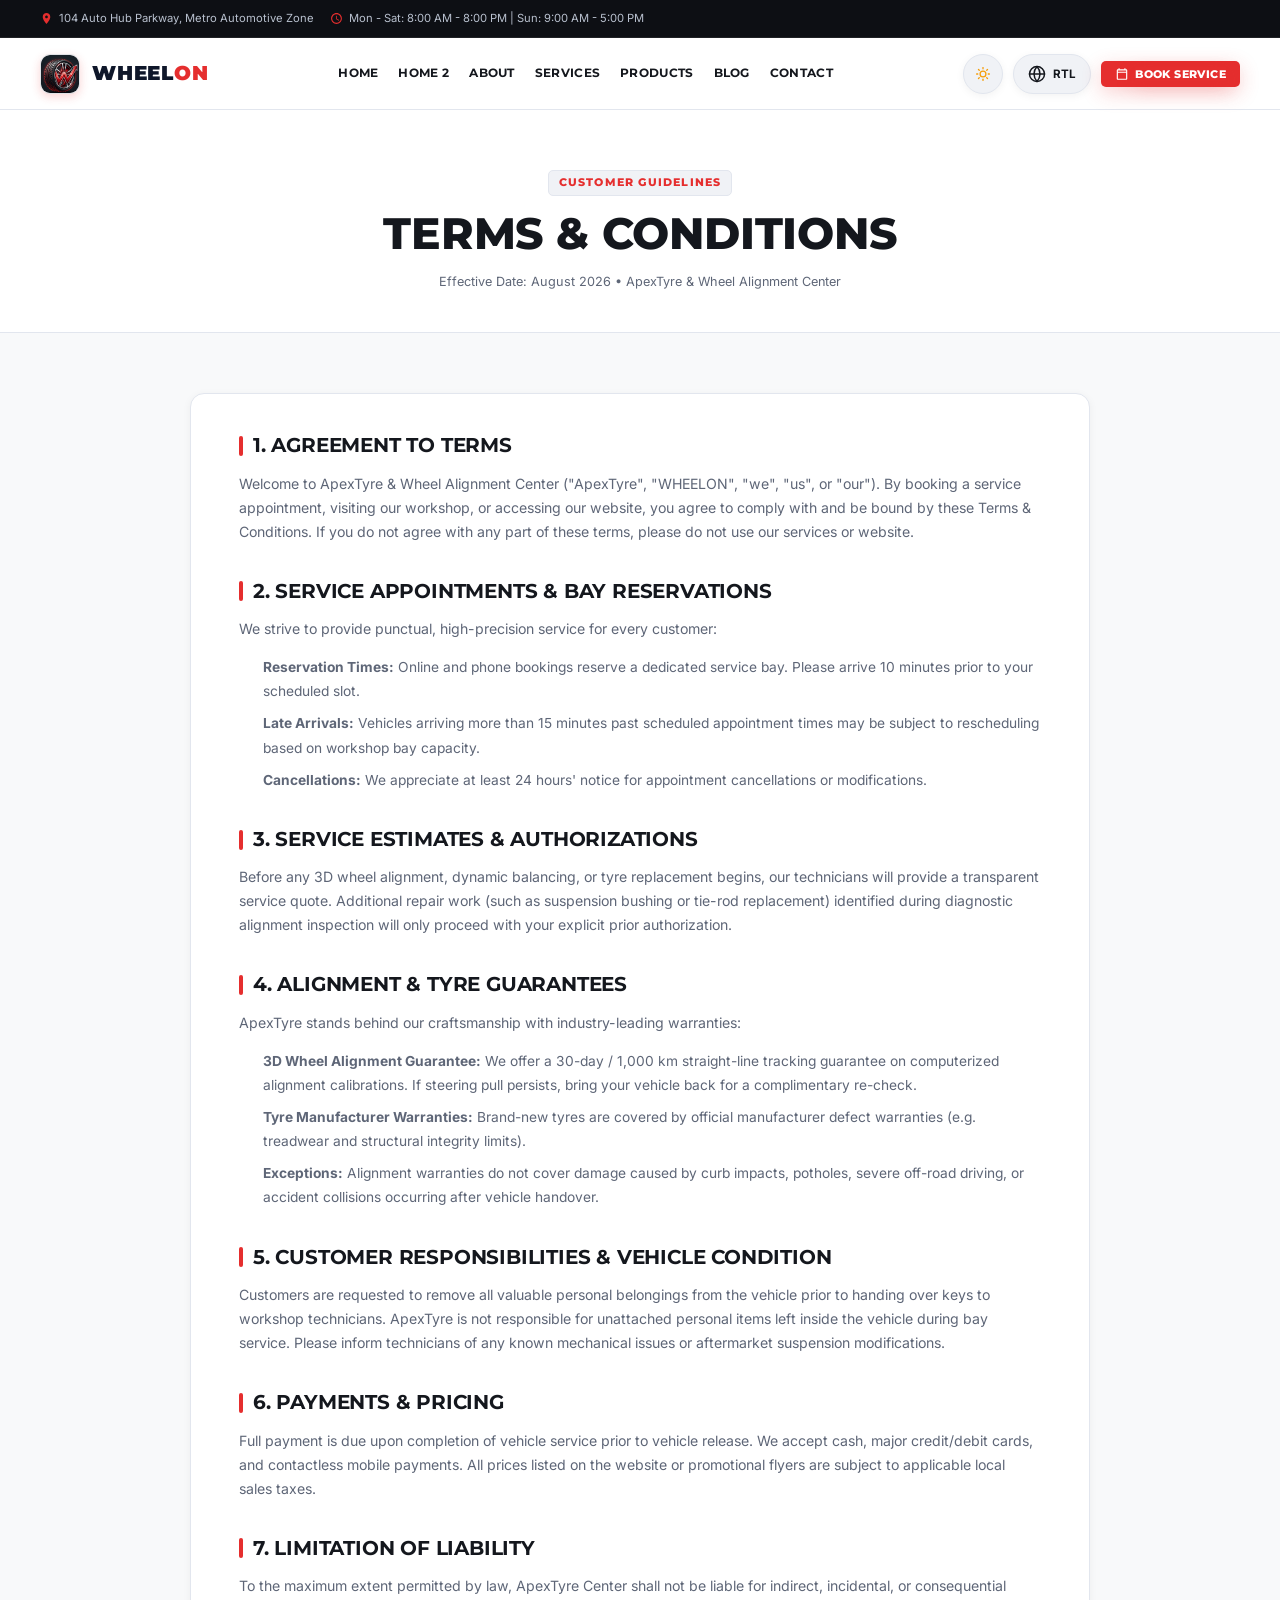
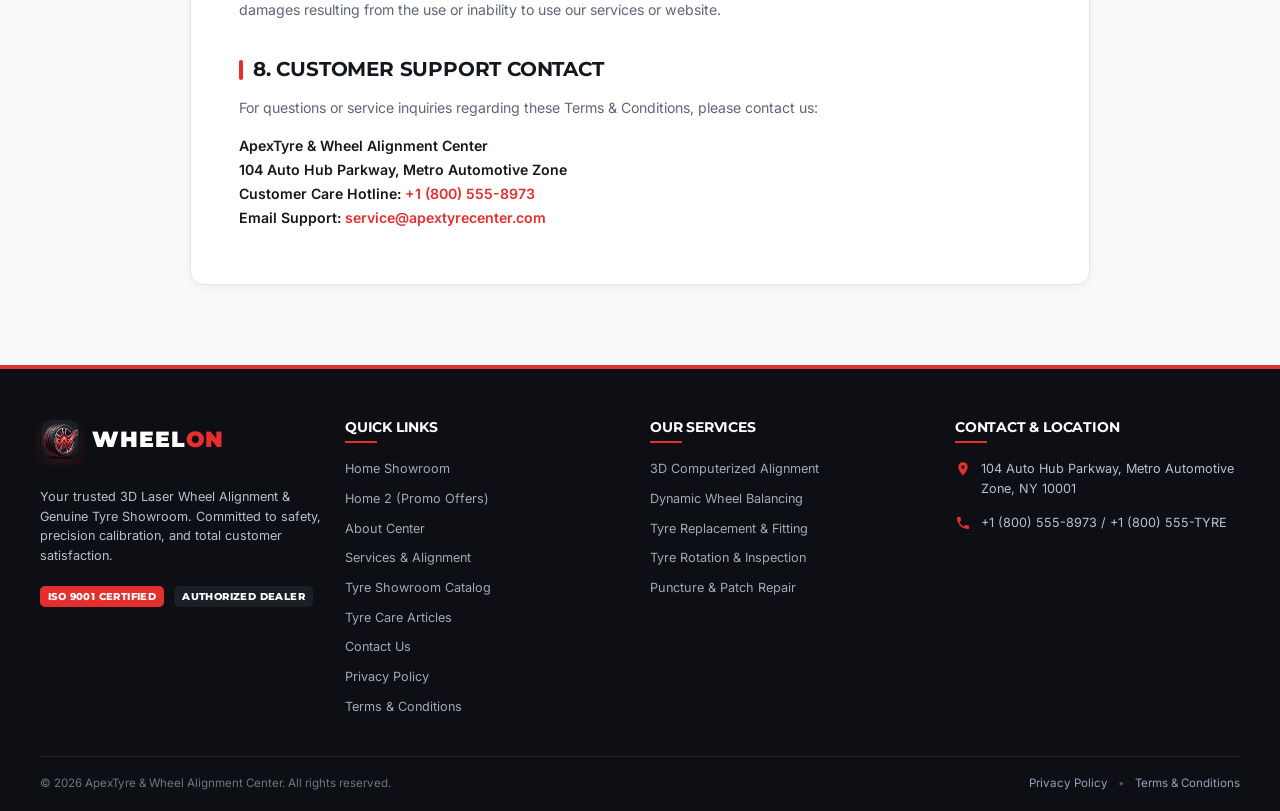
<file: terms.html>
<!DOCTYPE html>
<html lang="en" data-theme="light" dir="ltr">
<head>
  <meta charset="UTF-8">
  <meta name="viewport" content="width=device-width, initial-scale=1.0">
  <title>Terms & Conditions | ApexTyre & Wheel Alignment Center</title>
  <meta name="description" content="Review the Terms & Conditions of ApexTyre & Wheel Alignment Center. Customer service agreements, appointment booking policies, and 3D wheel alignment warranty terms.">
  
  <!-- Favicon -->
  <link rel="icon" type="image/svg+xml" href="favicon.svg">
  <link rel="icon" type="image/png" href="favicon.png">

  <link rel="stylesheet" href="css/main.css">
  <link rel="stylesheet" href="css/components.css">
  <link rel="stylesheet" href="css/pages.css">
</head>
<body>

  <!-- Top Utility Bar -->
  <div class="topbar">
    <div class="container topbar-content">
      <div class="topbar-info">
        <div class="topbar-item">
          <svg viewBox="0 0 24 24"><path d="M12 2C8.13 2 5 5.13 5 9c0 5.25 7 13 7 13s7-7.75 7-13c0-3.87-3.13-7-7-7zm0 9.5c-1.38 0-2.5-1.12-2.5-2.5s1.12-2.5 2.5-2.5 2.5 1.12 2.5 2.5-1.12 2.5-2.5 2.5z"/></svg>
          <span>104 Auto Hub Parkway, Metro Automotive Zone</span>
        </div>
        <div class="topbar-item">
          <svg viewBox="0 0 24 24"><path d="M11.99 2C6.47 2 2 6.48 2 12s4.47 10 9.99 10C17.52 22 22 17.52 22 12S17.52 2 11.99 2zM12 20c-4.42 0-8-3.58-8-8s3.58-8 8-8 8 3.58 8 8-3.58 8-8 8zm.5-13H11v6l5.25 3.15.75-1.23-4.5-2.67z"/></svg>
          <span>Mon - Sat: 8:00 AM - 8:00 PM | Sun: 9:00 AM - 5:00 PM</span>
        </div>
      </div>
    </div>
  </div>

  <!-- Header -->
  <header class="header">
    <div class="container header-container">
      <a href="index.html" class="logo" aria-label="WHEELON Home">
        <img src="images/logo-badge.png" alt="WHEELON Emblem" class="logo-badge-img" width="40" height="40">
        <div class="logo-text-wrap">
          <span class="logo-brand-name">WHEEL<span>ON</span></span>
        </div>
      </a>

      <nav class="nav-menu">
        <a href="index.html" class="nav-link">Home</a>
        <a href="home2.html" class="nav-link">Home 2</a>
        <a href="about.html" class="nav-link">About</a>
        <a href="services.html" class="nav-link">Services</a>
        <a href="products.html" class="nav-link">Products</a>
        <a href="blog.html" class="nav-link">Blog</a>
        <a href="contact.html" class="nav-link">Contact</a>
      </nav>

      <div class="header-actions">
        <button class="toggle-btn theme-toggle-btn header-icon-btn" aria-label="Toggle Dark/Light Mode" title="Toggle Dark/Light Mode">
          <span class="theme-icon">
            <svg viewBox="0 0 24 24" width="20" height="20" fill="none" stroke="currentColor" stroke-width="2.2" stroke-linecap="round" stroke-linejoin="round" style="color:#f59e0b;"><circle cx="12" cy="12" r="5"/><line x1="12" y1="1" x2="12" y2="3"/><line x1="12" y1="21" x2="12" y2="23"/><line x1="4.22" y1="4.22" x2="5.64" y2="5.64"/><line x1="18.36" y1="18.36" x2="19.78" y2="19.78"/><line x1="1" y1="12" x2="3" y2="12"/><line x1="21" y1="12" x2="23" y2="12"/><line x1="4.22" y1="19.78" x2="5.64" y2="18.36"/><line x1="18.36" y1="5.64" x2="19.78" y2="4.22"/></svg>
          </span>
        </button>

        <button class="toggle-btn rtl-toggle-btn" aria-label="Toggle Language Direction" title="Toggle RTL Mode">
          <span class="rtl-icon">
            <svg viewBox="0 0 24 24" width="18" height="18" fill="none" stroke="currentColor" stroke-width="2" stroke-linecap="round" stroke-linejoin="round"><circle cx="12" cy="12" r="10"/><line x1="2" y1="12" x2="22" y2="12"/><path d="M12 2a15.3 15.3 0 0 1 4 10 15.3 15.3 0 0 1-4 10 15.3 15.3 0 0 1-4-10 15.3 15.3 0 0 1 4-10z"/></svg>
          </span>
          <span class="rtl-text">RTL</span>
        </button>

        <button class="btn btn-primary btn-sm" onclick="openModal('appointmentModal')">
          <svg viewBox="0 0 24 24" width="14" height="14" fill="currentColor"><path d="M19 4h-1V2h-2v2H8V2H6v2H5c-1.11 0-1.99.9-1.99 2L3 20c0 1.1.89 2 2 2h14c1.1 0 2-.9 2-2V6c0-1.1-.9-2-2-2zm0 16H5V10h14v10zm0-12H5V6h14v2z"/></svg>
          <span>Book Service</span>
        </button>

        <button class="mobile-menu-toggle" aria-label="Toggle Mobile Navigation">
          <span></span>
          <span></span>
          <span></span>
        </button>
      </div>
    </div>
  </header>

  <!-- Mobile Drawer Menu -->
  <div class="drawer-overlay"></div>
  <div class="mobile-nav-drawer">
    <div>
      <a href="index.html" class="logo" aria-label="WHEELON Home" style="margin-bottom: 24px;">
        <img src="images/logo-badge.png" alt="WHEELON Emblem" class="logo-badge-img" width="46" height="46">
        <div class="logo-text-wrap">
          <span class="logo-brand-name">WHEEL<span>ON</span></span>
        </div>
      </a>
      <div class="mobile-nav-links">
        <a href="index.html" class="mobile-nav-link">Home</a>
        <a href="home2.html" class="mobile-nav-link">Home 2 (Promo)</a>
        <a href="about.html" class="mobile-nav-link">About Center</a>
        <a href="services.html" class="mobile-nav-link">Our Services</a>
        <a href="products.html" class="mobile-nav-link">Tyre Showroom</a>
        <a href="blog.html" class="mobile-nav-link">Tyre Care Blog</a>
        <a href="contact.html" class="mobile-nav-link">Contact & Book</a>
      </div>
    </div>
    
    <div style="margin-top: 24px;">
      <a href="tel:+18005558973" class="btn btn-secondary btn-block" style="margin-bottom: 10px;">
        <svg viewBox="0 0 24 24" width="16" height="16" fill="currentColor"><path d="M6.62 10.79c1.44 2.83 3.76 5.14 6.59 6.59l2.2-2.2c.27-.27.67-.36 1.02-.24 1.12.37 2.33.57 3.57.57.55 0 1 .45 1 1V20c0 .55-.45 1-1 1-9.39 0-17-7.61-17-17 0-.55.45-1 1-1h3.5c.55 0 1 .45 1 1 0 1.25.2 2.45.57 3.57.11.35.03.74-.25 1.02l-2.2 2.2z"/></svg>
        <span>+1 (800) 555-8973</span>
      </a>
      <button class="btn btn-primary btn-block" onclick="openModal('appointmentModal')">
        <span>Book Appointment</span>
      </button>
    </div>
  </div>

  <!-- Page Banner -->
  <section class="legal-page-header">
    <div class="container">
      <div class="section-tag" style="margin: 0 auto 12px auto;">Customer Guidelines</div>
      <h1 class="legal-page-title">Terms & Conditions</h1>
      <p class="legal-page-meta">Effective Date: August 2026 • ApexTyre & Wheel Alignment Center</p>
    </div>
  </section>

  <!-- Legal Content -->
  <main class="legal-content-section">
    <div class="container">
      <div class="legal-container">
        <div class="legal-block">
          <h2>1. Agreement to Terms</h2>
          <p>
            Welcome to ApexTyre & Wheel Alignment Center ("ApexTyre", "WHEELON", "we", "us", or "our"). By booking a service appointment, visiting our workshop, or accessing our website, you agree to comply with and be bound by these Terms & Conditions. If you do not agree with any part of these terms, please do not use our services or website.
          </p>
        </div>

        <div class="legal-block">
          <h2>2. Service Appointments & Bay Reservations</h2>
          <p>We strive to provide punctual, high-precision service for every customer:</p>
          <ul>
            <li><strong>Reservation Times:</strong> Online and phone bookings reserve a dedicated service bay. Please arrive 10 minutes prior to your scheduled slot.</li>
            <li><strong>Late Arrivals:</strong> Vehicles arriving more than 15 minutes past scheduled appointment times may be subject to rescheduling based on workshop bay capacity.</li>
            <li><strong>Cancellations:</strong> We appreciate at least 24 hours' notice for appointment cancellations or modifications.</li>
          </ul>
        </div>

        <div class="legal-block">
          <h2>3. Service Estimates & Authorizations</h2>
          <p>
            Before any 3D wheel alignment, dynamic balancing, or tyre replacement begins, our technicians will provide a transparent service quote. Additional repair work (such as suspension bushing or tie-rod replacement) identified during diagnostic alignment inspection will only proceed with your explicit prior authorization.
          </p>
        </div>

        <div class="legal-block">
          <h2>4. Alignment & Tyre Guarantees</h2>
          <p>ApexTyre stands behind our craftsmanship with industry-leading warranties:</p>
          <ul>
            <li><strong>3D Wheel Alignment Guarantee:</strong> We offer a 30-day / 1,000 km straight-line tracking guarantee on computerized alignment calibrations. If steering pull persists, bring your vehicle back for a complimentary re-check.</li>
            <li><strong>Tyre Manufacturer Warranties:</strong> Brand-new tyres are covered by official manufacturer defect warranties (e.g. treadwear and structural integrity limits).</li>
            <li><strong>Exceptions:</strong> Alignment warranties do not cover damage caused by curb impacts, potholes, severe off-road driving, or accident collisions occurring after vehicle handover.</li>
          </ul>
        </div>

        <div class="legal-block">
          <h2>5. Customer Responsibilities & Vehicle Condition</h2>
          <p>
            Customers are requested to remove all valuable personal belongings from the vehicle prior to handing over keys to workshop technicians. ApexTyre is not responsible for unattached personal items left inside the vehicle during bay service. Please inform technicians of any known mechanical issues or aftermarket suspension modifications.
          </p>
        </div>

        <div class="legal-block">
          <h2>6. Payments & Pricing</h2>
          <p>
            Full payment is due upon completion of vehicle service prior to vehicle release. We accept cash, major credit/debit cards, and contactless mobile payments. All prices listed on the website or promotional flyers are subject to applicable local sales taxes.
          </p>
        </div>

        <div class="legal-block">
          <h2>7. Limitation of Liability</h2>
          <p>
            To the maximum extent permitted by law, ApexTyre Center shall not be liable for indirect, incidental, or consequential damages resulting from the use or inability to use our services or website.
          </p>
        </div>

        <div class="legal-block">
          <h2>8. Customer Support Contact</h2>
          <p>
            For questions or service inquiries regarding these Terms & Conditions, please contact us:
          </p>
          <p style="font-weight: 600; color: var(--text-main);">
            ApexTyre & Wheel Alignment Center<br>
            104 Auto Hub Parkway, Metro Automotive Zone<br>
            Customer Care Hotline: <a href="tel:+18005558973" style="color: var(--primary-red);">+1 (800) 555-8973</a><br>
            Email Support: <a href="mailto:service@apextyrecenter.com" style="color: var(--primary-red);">service@apextyrecenter.com</a>
          </p>
        </div>
      </div>
    </div>
  </main>

  <!-- Footer -->
  <footer class="footer">
    <div class="container">
      <div class="grid grid-4 footer-top">
        <div class="footer-brand">
          <a href="index.html" class="logo" aria-label="WHEELON Home" style="margin-bottom: 16px;">
            <img src="images/logo-badge.png" alt="WHEELON Emblem" class="logo-badge-img" width="46" height="46">
            <div class="logo-text-wrap">
              <span class="logo-brand-name">WHEEL<span>ON</span></span>
            </div>
          </a>
          <p>Your trusted 3D Laser Wheel Alignment & Genuine Tyre Showroom. Committed to safety, precision calibration,
            and total customer satisfaction.</p>
          <div style="display:flex; gap:10px;">
            <span class="badge badge-red">ISO 9001 Certified</span>
            <span class="badge badge-dark">Authorized Dealer</span>
          </div>
        </div>

        <div>
          <h4 class="footer-title">Quick Links</h4>
          <div class="footer-links">
            <a href="index.html">Home Showroom</a>
            <a href="home2.html">Home 2 (Promo Offers)</a>
            <a href="about.html">About Center</a>
            <a href="services.html">Services & Alignment</a>
            <a href="products.html">Tyre Showroom Catalog</a>
            <a href="blog.html">Tyre Care Articles</a>
            <a href="contact.html">Contact Us</a>
            <a href="privacy.html">Privacy Policy</a>
            <a href="terms.html">Terms & Conditions</a>
          </div>
        </div>

        <div>
          <h4 class="footer-title">Our Services</h4>
          <div class="footer-links">
            <a href="services.html">3D Computerized Alignment</a>
            <a href="services.html">Dynamic Wheel Balancing</a>
            <a href="services.html">Tyre Replacement & Fitting</a>
            <a href="services.html">Tyre Rotation & Inspection</a>
            <a href="services.html">Puncture & Patch Repair</a>
          </div>
        </div>

        <div>
          <h4 class="footer-title">Contact & Location</h4>
          <div class="footer-contact-item">
            <svg viewBox="0 0 24 24">
              <path
                d="M12 2C8.13 2 5 5.13 5 9c0 5.25 7 13 7 13s7-7.75 7-13c0-3.87-3.13-7-7-7zm0 9.5c-1.38 0-2.5-1.12-2.5-2.5s1.12-2.5 2.5-2.5 2.5 1.12 2.5 2.5-1.12 2.5-2.5 2.5z" />
            </svg>
            <div>104 Auto Hub Parkway, Metro Automotive Zone, NY 10001</div>
          </div>
          <div class="footer-contact-item">
            <svg viewBox="0 0 24 24">
              <path
                d="M6.62 10.79c1.44 2.83 3.76 5.14 6.59 6.59l2.2-2.2c.27-.27.67-.36 1.02-.24 1.12.37 2.33.57 3.57.57.55 0 1 .45 1 1V20c0 .55-.45 1-1 1-9.39 0-17-7.61-17-17 0-.55.45-1 1-1h3.5c.55 0 1 .45 1 1 0 1.25.2 2.45.57 3.57.11.35.03.74-.25 1.02l-2.2 2.2z" />
            </svg>
            <div>+1 (800) 555-8973 / +1 (800) 555-TYRE</div>
          </div>
        </div>
      </div>

      <div class="footer-bottom">
        <div>&copy; 2026 ApexTyre & Wheel Alignment Center. All rights reserved.</div>
        <div class="footer-legal-links">
          <a href="privacy.html">Privacy Policy</a>
          <span class="footer-legal-sep">•</span>
          <a href="terms.html">Terms & Conditions</a>
        </div>
      </div>
    </div>
  </footer>

  <!-- Shared Appointment Modal -->
  <div class="modal-backdrop" id="appointmentModal">
    <div class="modal-content">
      <div class="modal-header">
        <h3 style="margin:0; font-size:1.2rem;">Book Service Appointment</h3>
        <button class="modal-close" data-close-modal>&times;</button>
      </div>
      <div class="modal-body">
        <form class="appointment-form-js">
          <div class="grid grid-2">
            <div class="form-group">
              <label class="form-label">Full Name *</label>
              <input type="text" name="name" class="form-control" placeholder="e.g. John Doe" required>
            </div>
            <div class="form-group">
              <label class="form-label">Phone Number *</label>
              <input type="tel" name="phone" class="form-control" placeholder="e.g. +1 555-0192" required>
            </div>
          </div>

          <div class="form-group">
            <label class="form-label">Required Service *</label>
            <select name="service" class="form-control form-select" required>
              <option value="3D Laser Wheel Alignment">3D Laser Wheel Alignment ($49+)</option>
              <option value="Dynamic Wheel Balancing">Dynamic Wheel Balancing</option>
              <option value="Tyre Replacement & Fitting">Tyre Replacement & Fitting</option>
            </select>
          </div>

          <button type="submit" class="btn btn-primary btn-lg" style="width:100%;">
            <span>Confirm Appointment Booking</span>
          </button>
        </form>
      </div>
    </div>
  </div>

  <script src="js/main.js"></script>
</body>
</html>
</file>
<file: css/main.css>
/* ==========================================================================
   APEXTYRE & WHEEL ALIGNMENT CENTER - MAIN DESIGN SYSTEM (main.css)
   Compact, sleek, professional automotive showroom style
   ========================================================================== */

/* Google Fonts Import: Montserrat (Headings) & Inter (Body) */
@import url('https://fonts.googleapis.com/css2?family=Montserrat:ital,wght@0,500;0,600;0,700;0,800;1,700&family=Inter:wght@300;400;500;600;700&display=swap');

/* --- Theme CSS Custom Properties --- */
:root {
  /* Brand Colors */
  --primary-red: #e52e2e;
  --primary-red-hover: #c82020;
  --primary-red-light: rgba(229, 46, 46, 0.12);
  --primary-red-glow: rgba(229, 46, 46, 0.35);
  
  --secondary-accent: #2563eb;
  --success-green: #10b981;
  --warning-amber: #f59e0b;
  --star-yellow: #ffb400;

  /* Typography */
  --font-heading: 'Montserrat', -apple-system, BlinkMacSystemFont, 'Segoe UI', Roboto, sans-serif;
  --font-body: 'Inter', -apple-system, BlinkMacSystemFont, 'Segoe UI', Roboto, sans-serif;

  /* Layout Spacing */
  --header-height: 72px;
  --topbar-height: 38px;
  --container-max: 1240px;
  --radius-sm: 5px;
  --radius-md: 8px;
  --radius-lg: 14px;
  --radius-full: 9999px;

  /* Global Transitions */
  --transition-fast: 0.2s ease;
  --transition-normal: 0.25s cubic-bezier(0.4, 0, 0.2, 1);
  --transition-slow: 0.4s ease;
}

/* Light Theme Variables (Default) */
[data-theme="light"] {
  --bg-body: #f8f9fa;
  --bg-surface: #ffffff;
  --bg-surface-elevated: #f0f2f6;
  --bg-surface-accent: #eaedf2;
  --bg-dark-section: #f0f2f6;
  
  --text-main: #14171d;
  --text-muted: #5e6677;
  --text-light: #8993a4;
  --text-inverse: #ffffff;

  --border-color: #e2e6ee;
  --border-color-strong: #cbd2e1;
  --input-bg: #ffffff;
  --input-border: #d1d5e0;

  --shadow-sm: 0 2px 8px rgba(0, 0, 0, 0.05);
  --shadow-md: 0 4px 16px rgba(0, 0, 0, 0.08);
  --shadow-lg: 0 8px 24px rgba(0, 0, 0, 0.12);
  --shadow-red: 0 6px 20px rgba(229, 46, 46, 0.22);

  --badge-bg: #eef2f7;
  --hero-overlay: linear-gradient(135deg, rgba(10, 12, 18, 0.58) 0%, rgba(15, 18, 26, 0.38) 100%);
}

/* .dark-bg-section — adapts to theme */
.dark-bg-section {
  background: var(--bg-dark-section);
  color: var(--text-main);
}

[data-theme="dark"] .dark-bg-section {
  background: #121418;
  color: #ffffff;
}

[data-theme="dark"] .dark-bg-section h2,
[data-theme="dark"] .dark-bg-section h3,
[data-theme="dark"] .dark-bg-section h4 {
  color: #ffffff;
}

[data-theme="dark"] .dark-bg-section p {
  color: #a0a8b8;
}

/* Dark Theme Variables */
[data-theme="dark"] {
  --bg-body: #0f1115;
  --bg-surface: #161920;
  --bg-surface-elevated: #1e222b;
  --bg-surface-accent: #272d39;
  --bg-dark-section: #0a0b0d;

  --text-main: #f1f3f5;
  --text-muted: #9ea5b3;
  --text-light: #6c7585;
  --text-inverse: #ffffff;

  --border-color: #282d3a;
  --border-color-strong: #3b4254;
  --input-bg: #1a1e27;
  --input-border: #32394a;

  --shadow-sm: 0 2px 8px rgba(0, 0, 0, 0.3);
  --shadow-md: 0 4px 16px rgba(0, 0, 0, 0.45);
  --shadow-lg: 0 8px 24px rgba(0, 0, 0, 0.6);
  --shadow-red: 0 6px 20px rgba(229, 46, 46, 0.3);

  --badge-bg: #232834;
  --hero-overlay: linear-gradient(135deg, rgba(10, 12, 18, 0.58) 0%, rgba(15, 18, 26, 0.38) 100%);
}

/* --- Base Resets & Global Styles --- */
*, *::before, *::after {
  box-sizing: border-box;
  margin: 0;
  padding: 0;
}

html {
  scroll-behavior: smooth;
  font-size: 14.5px; /* Compact base size for professional executive viewing */
}

body {
  font-family: var(--font-body);
  background-color: var(--bg-body);
  color: var(--text-main);
  line-height: 1.55;
  overflow-x: clip;
  transition: background-color var(--transition-normal), color var(--transition-normal);
  -webkit-font-smoothing: antialiased;
}

img {
  max-width: 100%;
  height: auto;
  display: block;
}

a {
  color: inherit;
  text-decoration: none;
  transition: color var(--transition-fast);
}

ul, ol {
  list-style: none;
}

button, input, select, textarea {
  font-family: inherit;
  font-size: inherit;
  outline: none;
}

button {
  cursor: pointer;
  border: none;
  background: none;
}

/* --- Streamlined Compact Typography System --- */
h1, h2, h3, h4, h5, h6 {
  font-family: var(--font-heading);
  text-transform: uppercase;
  letter-spacing: -0.2px;
  line-height: 1.2;
  font-weight: 700;
  color: var(--text-main);
}

h1 { font-size: clamp(1.8rem, 3.2vw, 2.6rem); font-weight: 800; }
h2 { font-size: clamp(1.35rem, 2.2vw, 1.85rem); font-weight: 800; }
h3 { font-size: clamp(1.1rem, 1.6vw, 1.35rem); font-weight: 700; }
h4 { font-size: 1rem; font-weight: 700; }
h5 { font-size: 0.9rem; font-weight: 600; }
h6 { font-size: 0.825rem; font-weight: 600; }

.section-tag {
  display: inline-flex;
  align-items: center;
  gap: 6px;
  font-family: var(--font-heading);
  font-size: 0.725rem;
  font-weight: 800;
  text-transform: uppercase;
  letter-spacing: 1.2px;
  color: var(--primary-red);
  background: var(--primary-red-light);
  padding: 4px 10px;
  border-radius: var(--radius-sm);
  border-left: 3px solid var(--primary-red);
  margin-bottom: 8px;
}

[dir="rtl"] .section-tag {
  border-left: none;
  border-right: 3px solid var(--primary-red);
}

.section-header {
  text-align: center;
  max-width: 680px;
  margin: 0 auto 36px auto;
}

.section-header.text-start {
  text-align: left;
  margin-left: 0;
}

[dir="rtl"] .section-header.text-start {
  text-align: right;
  margin-left: auto;
  margin-right: 0;
}

.section-header h2 {
  margin-bottom: 8px;
}

.section-header p {
  color: var(--text-muted);
  font-size: 0.95rem;
}

/* --- Layout Containers & Utilities --- */
.container {
  width: 100%;
  max-width: var(--container-max);
  margin: 0 auto;
  padding: 0 20px;
}

.section-padding {
  padding: 56px 0;
}

.section-padding-sm {
  padding: 36px 0;
}

.grid {
  display: grid;
  gap: 20px;
}

.grid-2 { grid-template-columns: repeat(2, 1fr); }
.grid-3 { grid-template-columns: repeat(3, 1fr); }
.grid-4 { grid-template-columns: repeat(4, 1fr); }

@media (max-width: 1024px) {
  .grid-4 { grid-template-columns: repeat(2, 1fr); }
  .grid-3 { grid-template-columns: repeat(2, 1fr); }
}

@media (max-width: 768px) {
  .grid-2, .grid-3, .grid-4 { grid-template-columns: 1fr; }
  .section-padding { padding: 40px 0; }
}

.flex { display: flex; }
.flex-center { display: flex; align-items: center; justify-content: center; }
.flex-between { display: flex; align-items: center; justify-content: space-between; }
.align-center { align-items: center; }
.gap-12 { gap: 12px; }
.gap-16 { gap: 16px; }
.gap-24 { gap: 24px; }

.text-center { text-align: center !important; }
.text-start, .text-left { text-align: left !important; }
.text-end, .text-right { text-align: right !important; }
.mx-auto { margin-left: auto !important; margin-right: auto !important; }

.dark-bg-section {
  background-color: var(--bg-dark-section);
  color: var(--text-main);
}

.dark-bg-section h1, 
.dark-bg-section h2, 
.dark-bg-section h3, 
.dark-bg-section h4 {
  color: var(--text-main);
}

.dark-bg-section .section-header p {
  color: var(--text-muted);
}

/* Inline SVG Icon Wrapper */
.svg-icon {
  display: inline-flex;
  align-items: center;
  justify-content: center;
  width: 1em;
  height: 1em;
  fill: currentColor;
  vertical-align: -0.125em;
}

/* --- RTL General Overrides --- */
[dir="rtl"] {
  direction: rtl;
  text-align: right;
}

[dir="rtl"] .icon-arrow-right {
  transform: scaleX(-1);
}
</file>
<file: css/components.css>
/* ==========================================================================
   APEXTYRE & WHEEL ALIGNMENT CENTER - COMPONENTS CSS (components.css)
   Compact, executive design scaling for easy viewing
   ========================================================================== */

/* --- Top Utility Bar --- */
.topbar {
  background-color: #0b0c0e;
  color: #c5cbd6;
  font-size: 0.775rem;
  height: var(--topbar-height);
  border-bottom: 1px solid rgba(255, 255, 255, 0.08);
}

.topbar-content {
  display: flex;
  justify-content: space-between;
  align-items: center;
  height: 100%;
}

.topbar-info {
  display: flex;
  align-items: center;
  gap: 16px;
}

.topbar-item {
  display: flex;
  align-items: center;
  gap: 6px;
}

.topbar-item svg {
  width: 13px;
  height: 13px;
  fill: var(--primary-red);
}

.topbar-actions {
  display: flex;
  align-items: center;
  gap: 10px;
}

/* Toggle Switches */
.toggle-btn {
  display: inline-flex;
  align-items: center;
  gap: 6px;
  padding: 4px 10px;
  background: rgba(255, 255, 255, 0.1);
  color: #ffffff;
  border-radius: var(--radius-sm);
  font-size: 0.75rem;
  font-weight: 600;
  cursor: pointer;
  border: none;
  transition: all var(--transition-fast);
}

.toggle-btn:hover {
  background: var(--primary-red);
  color: #ffffff;
}

.toggle-btn svg {
  width: 14px;
  height: 14px;
  flex-shrink: 0;
  display: block;
}

.toggle-btn svg[fill="none"] {
  fill: none !important;
}

.rtl-icon, .theme-icon {
  display: inline-flex;
  align-items: center;
  justify-content: center;
}

/* Topbar Actions Specific Toggle Button */
.topbar-actions .rtl-toggle-btn {
  display: inline-flex;
  align-items: center;
  gap: 6px;
  padding: 4px 12px;
  background: rgba(255, 255, 255, 0.12);
  color: #ffffff;
  border-radius: 14px;
  font-size: 0.75rem;
  font-weight: 600;
  border: 1px solid rgba(255, 255, 255, 0.15);
  transition: all 0.2s ease;
}

.topbar-actions .rtl-toggle-btn:hover {
  background: var(--primary-red);
  border-color: var(--primary-red);
  color: #ffffff;
}

.topbar-actions .rtl-toggle-btn .rtl-icon svg {
  width: 14px;
  height: 14px;
  stroke: currentColor;
  fill: none !important;
}

/* Header Actions Specific Icon-Only & Pill Toggle Buttons */
.header-actions .header-icon-btn {
  width: 40px;
  height: 40px;
  padding: 0;
  border-radius: 50%;
  display: inline-flex;
  align-items: center;
  justify-content: center;
  background: var(--bg-surface-elevated);
  border: 1.5px solid var(--border-color);
  color: var(--text-main);
  cursor: pointer;
  transition: all 0.25s cubic-bezier(0.4, 0, 0.2, 1);
  box-shadow: var(--shadow-sm);
  flex-shrink: 0;
}

.header-actions .header-icon-btn:hover {
  background: var(--primary-red);
  color: #ffffff;
  border-color: var(--primary-red);
  transform: translateY(-2px) scale(1.05);
  box-shadow: 0 4px 16px rgba(229, 46, 46, 0.35);
}

/* Modern Professional RTL Pill Button in Main Header */
.header-actions .rtl-toggle-btn {
  height: 40px;
  padding: 0 14px;
  border-radius: 20px;
  display: inline-flex;
  align-items: center;
  gap: 7px;
  background: var(--bg-surface-elevated);
  border: 1.5px solid var(--border-color);
  color: var(--text-main);
  font-size: 0.8rem;
  font-weight: 700;
  cursor: pointer;
  transition: all 0.25s cubic-bezier(0.4, 0, 0.2, 1);
  box-shadow: var(--shadow-sm);
  flex-shrink: 0;
}

.header-actions .rtl-toggle-btn:hover {
  background: var(--primary-red);
  color: #ffffff;
  border-color: var(--primary-red);
  transform: translateY(-2px);
  box-shadow: 0 4px 16px rgba(229, 46, 46, 0.35);
}

.header-actions .rtl-toggle-btn.rtl-active {
  background: var(--primary-red);
  color: #ffffff;
  border-color: var(--primary-red);
  box-shadow: 0 4px 14px rgba(229, 46, 46, 0.35);
}

.header-actions .rtl-toggle-btn .rtl-icon svg {
  width: 18px;
  height: 18px;
  display: block;
  stroke: currentColor;
  fill: none !important;
  transition: transform 0.25s ease;
}

.header-actions .rtl-toggle-btn:hover .rtl-icon svg {
  transform: rotate(15deg) scale(1.1);
}

.header-actions .rtl-toggle-btn .rtl-text {
  font-weight: 700;
  letter-spacing: 0.2px;
  white-space: nowrap;
}

/* --- Main Header & Navigation --- */
.header {
  position: sticky;
  top: 0;
  left: 0;
  width: 100%;
  height: var(--header-height);
  background-color: var(--bg-surface);
  border-bottom: 1px solid var(--border-color);
  z-index: 1000;
  transition: background-color var(--transition-normal), box-shadow var(--transition-normal), backdrop-filter var(--transition-normal);
}

.header.scrolled {
  background-color: rgba(255, 255, 255, 0.94);
  backdrop-filter: blur(12px);
  -webkit-backdrop-filter: blur(12px);
  box-shadow: 0 4px 20px rgba(0, 0, 0, 0.08);
}

[data-theme="dark"] .header.scrolled {
  background-color: rgba(15, 23, 42, 0.94);
  box-shadow: 0 4px 20px rgba(0, 0, 0, 0.45);
}

.header-container {
  display: flex;
  align-items: center;
  justify-content: space-between;
  gap: 16px;
  height: 100%;
}

/* Logo Component */
.logo {
  display: inline-flex;
  align-items: center;
  gap: 12px;
  text-decoration: none;
  font-family: var(--font-heading);
  transition: transform var(--transition-fast), opacity var(--transition-fast);
  flex-shrink: 0;
}

.logo:hover {
  transform: translateY(-1px);
  opacity: 0.95;
}

/* Professional Badge Logo Image */
.logo-badge-img {
  width: 40px;
  height: 40px;
  border-radius: 10px;
  object-fit: cover;
  display: block;
  flex-shrink: 0;
  box-shadow: 0 3px 10px rgba(229, 46, 46, 0.28);
  border: 1.5px solid rgba(255, 255, 255, 0.18);
  transition: transform var(--transition-fast), box-shadow var(--transition-fast);
}

[data-theme="light"] .logo-badge-img {
  border: 1.5px solid rgba(15, 23, 42, 0.12);
  box-shadow: 0 3px 10px rgba(229, 46, 46, 0.2);
}

.logo:hover .logo-badge-img {
  transform: scale(1.04) rotate(2deg);
  box-shadow: 0 5px 16px rgba(229, 46, 46, 0.4);
}

/* Full Logo Image (Alternative) */
.logo-img {
  height: 44px;
  width: auto;
  max-width: 220px;
  object-fit: contain;
  display: block;
  transition: opacity var(--transition-normal);
}

/* Light / Dark Logo Switching for Image Only */
.logo-dark {
  display: none !important;
}

.logo-light {
  display: block !important;
}

[data-theme="dark"] .logo-light {
  display: none !important;
}

[data-theme="dark"] .logo-dark {
  display: block !important;
}

.footer .logo-light {
  display: none !important;
}

.footer .logo-dark,
.footer .logo-footer {
  display: block !important;
  height: 46px;
  max-width: 240px;
}

.footer-brand .logo {
  margin-bottom: 16px;
}

.logo-text-wrap {
  display: flex;
  flex-direction: column;
  line-height: 1;
}

/* Balanced Website Name Typography */
.logo-brand-name {
  font-size: 1.35rem !important;
  font-weight: 900 !important;
  letter-spacing: 0.04em !important;
  line-height: 1 !important;
  color: var(--text-main);
  text-transform: uppercase;
  display: block;
  transition: color var(--transition-fast);
}

.logo-brand-name span {
  color: var(--primary-red) !important;
}

[data-theme="light"] .header .logo-brand-name,
[data-theme="light"] .mobile-nav-drawer .logo-brand-name {
  color: #0f172a !important;
}

[data-theme="dark"] .logo-brand-name {
  color: #ffffff !important;
}

.footer .logo-brand-name {
  font-size: 1.55rem !important;
  color: #ffffff !important;
}

.logo-sub-text {
  font-size: 0.65rem;
  font-weight: 800;
  letter-spacing: 1.8px;
  color: var(--text-muted);
  text-transform: uppercase;
  margin-top: 3px;
  display: block;
}

[data-theme="light"] .header .logo-sub-text,
[data-theme="light"] .mobile-nav-drawer .logo-sub-text {
  color: #64748b;
}

[data-theme="dark"] .header .logo-sub-text,
[data-theme="dark"] .mobile-nav-drawer .logo-sub-text {
  color: #94a3b8;
}

.footer .logo-sub-text {
  color: #94a3b8;
}

/* Navigation Links */
.nav-menu {
  display: flex;
  align-items: center;
  gap: 20px;
}

.nav-link {
  font-family: var(--font-heading);
  font-size: 0.825rem;
  font-weight: 700;
  text-transform: uppercase;
  letter-spacing: 0.3px;
  color: var(--text-main);
  padding: 6px 0;
  position: relative;
  transition: color var(--transition-fast);
  white-space: nowrap;
}

.nav-link:hover, .nav-link.active {
  color: var(--primary-red);
}

.nav-link::after {
  content: '';
  position: absolute;
  bottom: 0;
  left: 0;
  width: 0%;
  height: 2.5px;
  background-color: var(--primary-red);
  transition: width var(--transition-fast);
  border-radius: var(--radius-full);
}

[dir="rtl"] .nav-link::after {
  left: auto;
  right: 0;
}

.nav-link:hover::after, .nav-link.active::after {
  width: 100%;
}

/* Header Actions */
.header-actions {
  display: flex;
  align-items: center;
  gap: 10px;
  flex-shrink: 0;
}

.header-actions .btn {
  white-space: nowrap;
  flex-shrink: 0;
}

/* Mobile Hamburger Toggle */
.mobile-menu-toggle {
  display: none;
  flex-direction: column;
  justify-content: space-between;
  width: 24px;
  height: 18px;
  background: transparent;
  cursor: pointer;
  z-index: 1001;
}

.mobile-menu-toggle span {
  width: 100%;
  height: 2.5px;
  background-color: var(--text-main);
  border-radius: 2px;
  transition: transform 0.3s ease, opacity 0.3s ease;
}

.mobile-menu-toggle.active span:nth-child(1) {
  transform: translateY(7.5px) rotate(45deg);
}

.mobile-menu-toggle.active span:nth-child(2) {
  opacity: 0;
}

.mobile-menu-toggle.active span:nth-child(3) {
  transform: translateY(-7.5px) rotate(-45deg);
}

/* Mobile Nav Drawer */
.mobile-nav-drawer {
  position: fixed;
  top: 0;
  right: -100%;
  width: 280px;
  height: 100vh;
  background-color: var(--bg-surface);
  box-shadow: var(--shadow-lg);
  z-index: 999;
  padding: 80px 20px 28px 20px;
  display: flex;
  flex-direction: column;
  justify-content: space-between;
  transition: right 0.35s cubic-bezier(0.4, 0, 0.2, 1);
  overflow-y: auto;
}

[dir="rtl"] .mobile-nav-drawer {
  right: auto;
  left: -100%;
  transition: left 0.35s cubic-bezier(0.4, 0, 0.2, 1);
}

.mobile-nav-drawer.active {
  right: 0;
}

[dir="rtl"] .mobile-nav-drawer.active {
  left: 0;
}

.mobile-nav-links {
  display: flex;
  flex-direction: column;
  gap: 12px;
}

.mobile-nav-link {
  font-family: var(--font-heading);
  font-size: 0.925rem;
  font-weight: 700;
  text-transform: uppercase;
  color: var(--text-main);
  padding: 8px 0;
  border-bottom: 1px solid var(--border-color);
}

.mobile-nav-link.active {
  color: var(--primary-red);
  padding-left: 8px;
  border-left: 3px solid var(--primary-red);
}

[dir="rtl"] .mobile-nav-link.active {
  padding-left: 0;
  padding-right: 8px;
  border-left: none;
  border-right: 3px solid var(--primary-red);
}

.drawer-overlay {
  position: fixed;
  top: 0;
  left: 0;
  width: 100vw;
  height: 100vh;
  background: rgba(0, 0, 0, 0.6);
  backdrop-filter: blur(3px);
  z-index: 998;
  opacity: 0;
  visibility: hidden;
  transition: opacity 0.3s ease, visibility 0.3s ease;
}

.drawer-overlay.active {
  opacity: 1;
  visibility: visible;
}

/* --- Compact Buttons System --- */
.btn {
  display: inline-flex;
  align-items: center;
  justify-content: center;
  gap: 6px;
  font-family: var(--font-heading);
  font-size: 0.825rem;
  font-weight: 800;
  text-transform: uppercase;
  letter-spacing: 0.4px;
  padding: 10px 20px;
  border-radius: var(--radius-sm);
  transition: all var(--transition-normal);
  white-space: nowrap;
  user-select: none;
}

.btn svg {
  width: 14px;
  height: 14px;
  fill: currentColor;
}

.btn-primary,
.btn-primary span,
[data-theme="light"] .btn-primary,
[data-theme="light"] .btn-primary span {
  background-color: var(--primary-red);
  color: #ffffff !important;
  box-shadow: var(--shadow-red);
}

.btn-primary:hover {
  background-color: var(--primary-red-hover);
  transform: translateY(-2px);
  box-shadow: 0 8px 20px rgba(229, 46, 46, 0.4);
}

.btn-secondary {
  background-color: var(--bg-surface-elevated);
  color: var(--text-main);
  border: 1px solid var(--border-color-strong);
}

.btn-secondary:hover {
  background-color: var(--bg-surface-accent);
  color: var(--primary-red);
  transform: translateY(-2px);
}

.btn-outline {
  background: transparent;
  color: var(--primary-red);
  border: 1.5px solid var(--primary-red);
}

.btn-outline:hover {
  background: var(--primary-red);
  color: #ffffff;
  transform: translateY(-2px);
}

.btn-dark {
  background-color: #16181d;
  color: #ffffff;
  border: 1px solid #2a2f3a;
}

.btn-dark:hover {
  background-color: var(--primary-red);
  border-color: var(--primary-red);
}

.btn-sm {
  padding: 6px 14px;
  font-size: 0.775rem;
}

.btn-lg {
  padding: 12px 24px;
  font-size: 0.9rem;
}

/* --- Badges --- */
.badge {
  display: inline-flex;
  align-items: center;
  gap: 4px;
  padding: 3px 8px;
  border-radius: var(--radius-sm);
  font-family: var(--font-heading);
  font-size: 0.675rem;
  font-weight: 800;
  text-transform: uppercase;
  letter-spacing: 0.4px;
}

.badge-red { background-color: var(--primary-red); color: #ffffff; }
.badge-dark { background-color: #1a1e26; color: #ffffff; }
.badge-green { background-color: rgba(16, 185, 129, 0.15); color: var(--success-green); border: 1px solid rgba(16, 185, 129, 0.3); }
.badge-gray { background-color: var(--badge-bg); color: var(--text-muted); }

/* --- Product Card Component --- */
.product-card {
  background-color: var(--bg-surface);
  border: 1px solid var(--border-color);
  border-radius: var(--radius-md);
  padding: 16px;
  display: flex;
  flex-direction: column;
  position: relative;
  transition: transform var(--transition-normal), box-shadow var(--transition-normal), border-color var(--transition-normal);
}

.product-card:hover {
  transform: translateY(-4px);
  box-shadow: var(--shadow-lg);
  border-color: var(--primary-red);
}

.product-badge-group {
  position: absolute;
  top: 12px;
  left: 12px;
  display: flex;
  flex-direction: column;
  gap: 4px;
  z-index: 2;
}

[dir="rtl"] .product-badge-group {
  left: auto;
  right: 12px;
}

.product-image-wrap {
  width: 100%;
  height: 170px;
  display: flex;
  align-items: center;
  justify-content: center;
  background-color: var(--bg-surface-elevated);
  border-radius: var(--radius-sm);
  margin-bottom: 12px;
  overflow: hidden;
  position: relative;
}

.product-image-wrap img {
  max-height: 140px;
  object-fit: contain;
  transition: transform 0.4s ease;
}

.product-card:hover .product-image-wrap img {
  transform: scale(1.06) rotate(2deg);
}

.product-brand-title {
  display: flex;
  align-items: center;
  justify-content: space-between;
  margin-bottom: 4px;
}

.product-brand {
  font-family: var(--font-heading);
  font-size: 0.75rem;
  font-weight: 800;
  color: var(--primary-red);
  text-transform: uppercase;
  letter-spacing: 0.8px;
}

.product-specs {
  font-size: 0.8rem;
  color: var(--text-muted);
  font-weight: 600;
  margin-bottom: 6px;
}

.product-name {
  font-size: 0.975rem;
  font-weight: 800;
  margin-bottom: 8px;
  line-height: 1.25;
}

.product-ratings {
  display: flex;
  align-items: center;
  gap: 6px;
  margin-bottom: 12px;
  font-size: 0.8rem;
  color: var(--text-muted);
}

.stars-icon {
  color: var(--star-yellow);
  display: inline-flex;
  align-items: center;
  gap: 2px;
}

.stars-icon svg {
  width: 13px;
  height: 13px;
  fill: var(--star-yellow);
}

.product-price-row {
  display: flex;
  align-items: flex-end;
  justify-content: space-between;
  margin-top: auto;
  padding-top: 10px;
  border-top: 1px dashed var(--border-color);
}

.price-container {
  display: flex;
  flex-direction: column;
}

.original-price {
  font-size: 0.775rem;
  color: var(--text-light);
  text-decoration: line-through;
}

.current-price {
  font-family: var(--font-heading);
  font-size: 1.25rem;
  font-weight: 900;
  color: var(--primary-red);
}

.product-card-actions {
  display: grid;
  grid-template-columns: 1fr 1fr;
  gap: 8px;
  margin-top: 10px;
}

/* --- Service Card Component --- */
.service-card {
  background-color: var(--bg-surface);
  border: 1px solid var(--border-color);
  border-radius: var(--radius-md);
  padding: 20px;
  transition: transform var(--transition-normal), box-shadow var(--transition-normal), border-color var(--transition-normal);
  display: flex;
  flex-direction: column;
}

.service-card:hover {
  transform: translateY(-4px);
  box-shadow: var(--shadow-md);
  border-color: var(--primary-red);
}

.service-icon-box {
  width: 48px;
  height: 48px;
  background: var(--primary-red-light);
  color: var(--primary-red);
  border-radius: var(--radius-md);
  display: flex;
  align-items: center;
  justify-content: center;
  margin-bottom: 14px;
  flex-shrink: 0;
}

.service-icon-box svg {
  width: 22px;
  height: 22px;
  fill: var(--primary-red);
}

.service-card h3 {
  margin-bottom: 8px;
}

.service-card p {
  color: var(--text-muted);
  font-size: 0.875rem;
  margin-bottom: 16px;
  flex-grow: 1;
}

.service-features-list {
  display: flex;
  flex-direction: column;
  gap: 6px;
  margin-bottom: 18px;
  font-size: 0.825rem;
  color: var(--text-main);
}

.service-features-list li {
  display: flex;
  align-items: center;
  gap: 6px;
}

.service-features-list svg {
  width: 14px;
  height: 14px;
  fill: var(--primary-red);
  flex-shrink: 0;
}

.service-card-footer {
  display: flex;
  align-items: center;
  justify-content: space-between;
  padding-top: 12px;
  border-top: 1px solid var(--border-color);
}

.service-price-tag {
  font-family: var(--font-heading);
  font-size: 1.05rem;
  font-weight: 800;
  color: var(--text-main);
}

/* --- Service Package Pricing Cards --- */
.pricing-card {
  background-color: var(--bg-surface);
  border: 2px solid var(--border-color);
  border-radius: var(--radius-lg);
  padding: 28px 22px;
  display: flex;
  flex-direction: column;
  position: relative;
  transition: transform var(--transition-normal), box-shadow var(--transition-normal);
}

.pricing-card.featured {
  border-color: var(--primary-red);
  box-shadow: var(--shadow-lg);
  transform: scale(1.02);
  z-index: 2;
}

.featured-ribbon {
  position: absolute;
  top: -12px;
  left: 50%;
  transform: translateX(-50%);
  background: var(--primary-red);
  color: #ffffff;
  font-family: var(--font-heading);
  font-size: 0.7rem;
  font-weight: 800;
  text-transform: uppercase;
  padding: 3px 12px;
  border-radius: var(--radius-full);
  letter-spacing: 0.8px;
}

.pricing-header {
  text-align: center;
  margin-bottom: 18px;
}

.pricing-title {
  font-size: 1.15rem;
  margin-bottom: 6px;
}

.pricing-price {
  font-family: var(--font-heading);
  font-size: 2.2rem;
  font-weight: 900;
  color: var(--primary-red);
  line-height: 1;
  margin: 12px 0 6px 0;
}

.pricing-price span {
  font-size: 0.85rem;
  font-weight: 600;
  color: var(--text-muted);
}

.pricing-features {
  display: flex;
  flex-direction: column;
  gap: 10px;
  margin: 18px 0 24px 0;
  flex-grow: 1;
}

/* --- Redesigned Modern Centered Newsletter & VIP Section --- */
.newsletter-section-modern {
  background: linear-gradient(135deg, #0e1017 0%, #1a1e29 100%);
  color: #ffffff;
  padding: 56px 0;
  border-top: 4px solid var(--primary-red);
  position: relative;
  overflow: hidden;
  text-align: center;
  display: flex;
  align-items: center;
  justify-content: center;
}

.newsletter-section-modern .container {
  width: 100%;
}

.newsletter-box-modern {
  max-width: 680px;
  width: 100%;
  margin: 0 auto;
  display: flex;
  flex-direction: column;
  align-items: center;
  justify-content: center;
  text-align: center;
}

.newsletter-tag-pill {
  display: inline-flex;
  align-items: center;
  gap: 6px;
  background: rgba(229, 46, 46, 0.15);
  border: 1px solid rgba(229, 46, 46, 0.4);
  color: #ff5555;
  font-family: var(--font-heading);
  font-size: 0.75rem;
  font-weight: 800;
  text-transform: uppercase;
  letter-spacing: 1px;
  padding: 5px 14px;
  border-radius: var(--radius-full);
  margin-bottom: 16px;
}

.newsletter-title-modern {
  color: #ffffff;
  font-size: clamp(1.6rem, 3vw, 2.3rem);
  font-weight: 900;
  line-height: 1.25;
  margin-bottom: 12px;
  text-align: center;
}

.newsletter-subtitle-modern {
  color: #a0a8b8;
  font-size: 0.925rem;
  line-height: 1.5;
  margin-bottom: 28px;
  max-width: 580px;
  text-align: center;
}

.newsletter-form-row {
  display: flex;
  align-items: center;
  justify-content: center;
  gap: 10px;
  width: 100%;
  max-width: 520px;
  margin: 0 auto 20px auto;
}

.newsletter-form-row .form-control {
  background: rgba(255, 255, 255, 0.07);
  border: 1.5px solid rgba(255, 255, 255, 0.18);
  color: #ffffff;
  height: 48px;
  padding: 0 16px;
  border-radius: var(--radius-md);
  font-size: 0.875rem;
  flex: 1;
  min-width: 0;
}

.newsletter-form-row .form-control::placeholder {
  color: #858e9d;
}

.newsletter-form-row .form-control:focus {
  border-color: var(--primary-red);
  background: rgba(255, 255, 255, 0.12);
  box-shadow: 0 0 12px rgba(229, 46, 46, 0.3);
}

.newsletter-form-row .btn {
  height: 48px;
  white-space: nowrap;
  padding: 0 24px;
  flex-shrink: 0;
  color: #ffffff !important;
}

.newsletter-form-row .btn span,
[data-theme="light"] .newsletter-form-row .btn,
[data-theme="light"] .newsletter-form-row .btn span {
  color: #ffffff !important;
}

.newsletter-trust-row {
  display: flex;
  align-items: center;
  justify-content: center;
  gap: 20px;
  flex-wrap: wrap;
  font-size: 0.775rem;
  color: #858e9d;
}

.newsletter-trust-item {
  display: inline-flex;
  align-items: center;
  gap: 6px;
}

.newsletter-trust-item svg {
  width: 14px;
  height: 14px;
  fill: var(--success-green);
}

/* Page-Specific Newsletter Theme Modifiers */
/* 1. VIP Club Theme (index.html) */
.newsletter-theme-vip {
  border-top: 4px solid #eab308;
  background: radial-gradient(circle at 50% 0%, rgba(234, 179, 8, 0.12) 0%, transparent 65%), linear-gradient(135deg, #0f121a 0%, #171b26 100%);
}
.newsletter-theme-vip .newsletter-tag-pill {
  background: rgba(234, 179, 8, 0.18);
  border-color: rgba(234, 179, 8, 0.45);
  color: #facc15;
}

/* 2. Flash Deals Radar Theme (home2.html) */
.newsletter-theme-deals {
  border-top: 4px solid #ef4444;
  background: radial-gradient(circle at 50% 0%, rgba(239, 68, 68, 0.16) 0%, transparent 65%), linear-gradient(135deg, #130d15 0%, #1e131d 100%);
}
.newsletter-theme-deals .newsletter-tag-pill {
  background: rgba(239, 68, 68, 0.22);
  border-color: rgba(239, 68, 68, 0.55);
  color: #fca5a5;
}

/* 3. Safety & Engineering Digest Theme (about.html) */
.newsletter-theme-heritage {
  border-top: 4px solid #3b82f6;
  background: radial-gradient(circle at 50% 0%, rgba(59, 130, 246, 0.14) 0%, transparent 65%), linear-gradient(135deg, #0b111e 0%, #131d2e 100%);
}
.newsletter-theme-heritage .newsletter-tag-pill {
  background: rgba(59, 130, 246, 0.18);
  border-color: rgba(59, 130, 246, 0.45);
  color: #93c5fd;
}

/* 4. Automated 3D Laser Reminder Theme (services.html) */
.newsletter-theme-tech {
  border-top: 4px solid #10b981;
  background: radial-gradient(circle at 50% 0%, rgba(16, 185, 129, 0.15) 0%, transparent 65%), linear-gradient(135deg, #091613 0%, #10241e 100%);
}
.newsletter-theme-tech .newsletter-tag-pill {
  background: rgba(16, 185, 129, 0.18);
  border-color: rgba(16, 185, 129, 0.45);
  color: #6ee7b7;
}

/* 5. Inventory Restock & Fitment Concierge Theme (products.html) */
.newsletter-theme-catalog {
  border-top: 4px solid #a855f7;
  background: radial-gradient(circle at 50% 0%, rgba(168, 85, 247, 0.14) 0%, transparent 65%), linear-gradient(135deg, #140d21 0%, #1f1433 100%);
}
.newsletter-theme-catalog .newsletter-tag-pill {
  background: rgba(168, 85, 247, 0.18);
  border-color: rgba(168, 85, 247, 0.45);
  color: #d8b4fe;
}

/* 6. The Friday Pitstop Journal Theme (blog.html) */
.newsletter-theme-editorial {
  border-top: 4px solid #f97316;
  background: radial-gradient(circle at 50% 0%, rgba(249, 115, 22, 0.14) 0%, transparent 65%), linear-gradient(135deg, #18110a 0%, #25190e 100%);
}
.newsletter-theme-editorial .newsletter-tag-pill {
  background: rgba(249, 115, 22, 0.18);
  border-color: rgba(249, 115, 22, 0.45);
  color: #fdba74;
}

/* 7. Express Bay Pass & Emergency Dispatch Theme (contact.html) */
.newsletter-theme-concierge {
  border-top: 4px solid #f43f5e;
  background: radial-gradient(circle at 50% 0%, rgba(244, 63, 94, 0.15) 0%, transparent 65%), linear-gradient(135deg, #170d14 0%, #261420 100%);
}
.newsletter-theme-concierge .newsletter-tag-pill {
  background: rgba(244, 63, 94, 0.18);
  border-color: rgba(244, 63, 94, 0.45);
  color: #fda4af;
}


@media (max-width: 640px) {
  .newsletter-form-row {
    flex-direction: column;
    max-width: 100%;
  }
  .newsletter-form-row .form-control {
    width: 100%;
    flex: none;
  }
  .newsletter-form-row .btn {
    width: 100%;
  }
  .newsletter-box-modern {
    padding: 0 4px;
  }
}

.pricing-features li {
  display: flex;
  align-items: center;
  gap: 8px;
  font-size: 0.875rem;
  color: var(--text-main);
}

.pricing-features li.disabled {
  color: var(--text-light);
  text-decoration: line-through;
}

.pricing-features svg {
  width: 15px;
  height: 15px;
  flex-shrink: 0;
}

.pricing-features li:not(.disabled) svg {
  fill: var(--primary-red);
}

.pricing-features li.disabled svg {
  fill: var(--text-light);
}

/* --- Blog Card Component --- */
.blog-card {
  background-color: var(--bg-surface);
  border: 1px solid var(--border-color);
  border-radius: var(--radius-md);
  overflow: hidden;
  display: flex;
  flex-direction: column;
  transition: transform var(--transition-normal), box-shadow var(--transition-normal);
}

.blog-card:hover {
  transform: translateY(-4px);
  box-shadow: var(--shadow-md);
}

.blog-image-wrap {
  position: relative;
  height: 170px;
  overflow: hidden;
}

.blog-image-wrap img {
  width: 100%;
  height: 100%;
  object-fit: cover;
  transition: transform 0.4s ease;
}

.blog-card:hover .blog-image-wrap img {
  transform: scale(1.06);
}

.blog-category-badge {
  position: absolute;
  bottom: 10px;
  left: 10px;
  background-color: var(--primary-red);
  color: #ffffff;
  font-family: var(--font-heading);
  font-size: 0.675rem;
  font-weight: 800;
  text-transform: uppercase;
  padding: 3px 8px;
  border-radius: var(--radius-sm);
}

[dir="rtl"] .blog-category-badge {
  left: auto;
  right: 10px;
}

.blog-content {
  padding: 18px;
  display: flex;
  flex-direction: column;
  flex-grow: 1;
}

.blog-meta {
  display: flex;
  align-items: center;
  gap: 12px;
  font-size: 0.775rem;
  color: var(--text-muted);
  margin-bottom: 8px;
}

.blog-meta svg {
  width: 12px;
  height: 12px;
  fill: var(--primary-red);
}

.blog-title {
  font-size: 1.05rem;
  margin-bottom: 8px;
  line-height: 1.3;
}

.blog-title a:hover {
  color: var(--primary-red);
}

.blog-excerpt {
  color: var(--text-muted);
  font-size: 0.85rem;
  margin-bottom: 16px;
  flex-grow: 1;
}

/* --- Form Controls --- */
.form-group {
  margin-bottom: 14px;
  display: flex;
  flex-direction: column;
  gap: 4px;
}

.form-label {
  font-family: var(--font-heading);
  font-size: 0.775rem;
  font-weight: 700;
  text-transform: uppercase;
  color: var(--text-main);
  letter-spacing: 0.4px;
}

.form-control {
  width: 100%;
  padding: 9px 14px;
  background-color: var(--input-bg);
  border: 1px solid var(--input-border);
  border-radius: var(--radius-sm);
  color: var(--text-main);
  font-size: 0.875rem;
  transition: border-color var(--transition-fast), box-shadow var(--transition-fast);
}

.form-control:focus {
  border-color: var(--primary-red);
  box-shadow: 0 0 0 3px var(--primary-red-light);
}

textarea.form-control {
  resize: vertical;
  min-height: 90px;
}

.form-select {
  appearance: none;
  background-image: url("data:image/svg+xml,%3Csvg xmlns='http://www.w3.org/2000/svg' width='14' height='14' viewBox='0 0 24 24' fill='%23e52e2e'%3E%3Cpath d='M7 10l5 5 5-5z'/%3E%3C/svg%3E");
  background-repeat: no-repeat;
  background-position: right 12px center;
  padding-right: 36px;
}

[dir="rtl"] .form-select {
  background-position: left 12px center;
  padding-right: 14px;
  padding-left: 36px;
}

/* --- Modal Component --- */
.modal-backdrop {
  position: fixed;
  top: 0;
  left: 0;
  width: 100vw;
  height: 100vh;
  background-color: rgba(0, 0, 0, 0.75);
  backdrop-filter: blur(4px);
  z-index: 2000;
  display: flex;
  align-items: center;
  justify-content: center;
  padding: 16px;
  opacity: 0;
  visibility: hidden;
  transition: opacity 0.3s ease, visibility 0.3s ease;
}

.modal-backdrop.active {
  opacity: 1;
  visibility: visible;
}

.modal-content {
  background-color: var(--bg-surface);
  border: 1px solid var(--border-color-strong);
  border-radius: var(--radius-lg);
  max-width: 600px;
  width: 100%;
  max-height: 90vh;
  overflow-y: auto;
  position: relative;
  box-shadow: var(--shadow-lg);
  transform: translateY(16px);
  transition: transform 0.3s ease;
}

.modal-backdrop.active .modal-content {
  transform: translateY(0);
}

.modal-header {
  padding: 16px 20px;
  border-bottom: 1px solid var(--border-color);
  display: flex;
  align-items: center;
  justify-content: space-between;
}

.modal-close {
  width: 28px;
  height: 28px;
  border-radius: 50%;
  background: var(--bg-surface-elevated);
  color: var(--text-main);
  display: flex;
  align-items: center;
  justify-content: center;
  font-size: 1.1rem;
  transition: background var(--transition-fast);
}

.modal-close:hover {
  background: var(--primary-red);
  color: #ffffff;
}

.modal-body {
  padding: 20px;
}

/* --- Toast Notifications --- */
.toast-container {
  position: fixed;
  bottom: 20px;
  right: 20px;
  z-index: 3000;
  display: flex;
  flex-direction: column;
  gap: 10px;
}

[dir="rtl"] .toast-container {
  right: auto;
  left: 20px;
}

.toast {
  background-color: var(--bg-surface);
  color: var(--text-main);
  border-left: 4px solid var(--primary-red);
  padding: 12px 16px;
  border-radius: var(--radius-sm);
  box-shadow: var(--shadow-lg);
  display: flex;
  align-items: center;
  gap: 10px;
  min-width: 260px;
  animation: slideInRight 0.3s ease forwards;
}

[dir="rtl"] .toast {
  border-left: none;
  border-right: 4px solid var(--primary-red);
  animation: slideInLeft 0.3s ease forwards;
}

.toast.success { border-color: var(--success-green); }
.toast.warning { border-color: var(--warning-amber); }

@keyframes slideInRight {
  from { transform: translateX(100%); opacity: 0; }
  to { transform: translateX(0); opacity: 1; }
}

@keyframes slideInLeft {
  from { transform: translateX(-100%); opacity: 0; }
  to { transform: translateX(0); opacity: 1; }
}

/* --- Footer --- */
.footer {
  background-color: #0b0c0e;
  color: #a0a8b8;
  padding-top: 50px;
  border-top: 4px solid var(--primary-red);
}

.footer-top {
  padding-bottom: 40px;
  border-bottom: 1px solid rgba(255, 255, 255, 0.08);
}

.footer-brand p {
  margin: 12px 0 20px 0;
  font-size: 0.875rem;
  line-height: 1.55;
}

.footer-title {
  color: #ffffff;
  font-size: 0.95rem;
  margin-bottom: 16px;
  position: relative;
  padding-bottom: 8px;
}

.footer-title::after {
  content: '';
  position: absolute;
  bottom: 0;
  left: 0;
  width: 32px;
  height: 2.5px;
  background-color: var(--primary-red);
}

[dir="rtl"] .footer-title::after {
  left: auto;
  right: 0;
}

.footer-links {
  display: flex;
  flex-direction: column;
  gap: 10px;
}

.footer-links a {
  color: #a0a8b8;
  font-size: 0.875rem;
  transition: color var(--transition-fast), transform var(--transition-fast);
  display: flex;
  align-items: center;
  gap: 6px;
}

.footer-links a:hover {
  color: var(--primary-red);
  transform: translateX(4px);
}

[dir="rtl"] .footer-links a:hover {
  transform: translateX(-4px);
}

.footer-contact-item {
  display: flex;
  align-items: flex-start;
  gap: 10px;
  margin-bottom: 14px;
  font-size: 0.875rem;
}

.footer-contact-item svg {
  width: 16px;
  height: 16px;
  fill: var(--primary-red);
  flex-shrink: 0;
  margin-top: 2px;
}

.footer-bottom {
  padding: 18px 0;
  display: flex;
  align-items: center;
  justify-content: space-between;
  font-size: 0.8rem;
  color: #6c7585;
}

.footer-legal-links {
  display: flex;
  align-items: center;
  gap: 10px;
}

.footer-legal-links a {
  color: #94a3b8;
  text-decoration: none;
  transition: color 0.2s ease;
}

.footer-legal-links a:hover {
  color: var(--primary-red);
}

.footer-legal-sep {
  color: #475569;
}

/* --- Accordion Component --- */
.faq-accordion-container {
  display: flex;
  flex-direction: column;
  gap: 12px;
  max-width: 840px;
  margin: 0 auto;
}

.faq-accordion-item {
  background-color: var(--bg-surface);
  border: 1px solid var(--border-color);
  border-radius: var(--radius-md);
  overflow: hidden;
  transition: border-color var(--transition-fast);
}

.faq-accordion-item.open {
  border-color: var(--primary-red);
}

.faq-accordion-header {
  padding: 16px 20px;
  display: flex;
  align-items: center;
  justify-content: space-between;
  cursor: pointer;
  font-family: var(--font-heading);
  font-size: 0.95rem;
  font-weight: 700;
  color: var(--text-main);
  user-select: none;
}

.faq-accordion-header:hover {
  color: var(--primary-red);
}

.faq-accordion-icon {
  width: 24px;
  height: 24px;
  border-radius: 50%;
  background: var(--bg-surface-elevated);
  display: flex;
  align-items: center;
  justify-content: center;
  transition: transform 0.3s ease, background 0.3s ease;
  flex-shrink: 0;
}

.faq-accordion-item.open .faq-accordion-icon {
  transform: rotate(180deg);
  background: var(--primary-red);
  color: #ffffff;
}

.faq-accordion-body {
  max-height: 0;
  overflow: hidden;
  transition: max-height 0.35s ease, padding 0.35s ease;
  padding: 0 20px;
  color: var(--text-muted);
  font-size: 0.875rem;
  line-height: 1.6;
}

.faq-accordion-item.open .faq-accordion-body {
  max-height: 300px;
  padding: 0 20px 18px 20px;
  border-top: 1px dashed var(--border-color);
}

/* --- Responsive Tablet / Laptop (1024px Viewport Optimization) --- */
@media (max-width: 1200px) and (min-width: 993px) {
  .header-container {
    padding: 0 16px;
    gap: 12px;
  }
  .nav-menu {
    gap: 14px;
  }
  .nav-link {
    font-size: 0.775rem;
    letter-spacing: 0.2px;
  }
  .header-actions {
    gap: 8px;
  }
  .header-actions .btn-sm {
    padding: 6px 12px;
    font-size: 0.8rem;
  }
}

@media (max-width: 992px) {
  .nav-menu { display: none; }
  .mobile-menu-toggle { display: flex; }
}

@media (max-width: 768px) {
  /* Hide Topbar on Mobile to prevent multi-row header clutter */
  .topbar {
    display: none !important;
  }

  /* Header Container Alignment on Mobile */
  .header {
    height: 60px !important;
  }

  .header.scrolled {
    height: 60px !important;
  }

  .header-container {
    padding: 0 12px !important;
    height: 60px !important;
  }

  /* Logo Size on Mobile */
  .header .logo {
    gap: 7px !important;
  }

  .header .logo-badge-img {
    width: 34px !important;
    height: 34px !important;
    border-radius: 8px !important;
  }

  .header .logo-brand-name {
    font-size: 1.15rem !important;
    line-height: 1 !important;
  }

  .header .logo-img {
    height: 36px !important;
    max-width: 170px !important;
  }

  .mobile-nav-drawer .logo-img {
    height: 38px !important;
    max-width: 180px !important;
  }

  /* Header Actions on Mobile: Show ONLY Theme Icon, RTL Icon, and Hamburger Menu */
  .header-actions {
    gap: 6px !important;
  }

  /* Hide Call Now and Book Service buttons from narrow mobile top header bar */
  .header-actions > .btn {
    display: none !important;
  }

  /* Theme and RTL icon buttons size on Mobile */
  .header-actions .header-icon-btn {
    width: 36px !important;
    height: 36px !important;
  }

  .header-actions .header-icon-btn svg {
    width: 18px !important;
    height: 18px !important;
  }

  /* Mobile Hamburger Toggle Button */
  .mobile-menu-toggle {
    display: flex !important;
    width: 36px !important;
    height: 36px !important;
    border-radius: 50% !important;
    background: var(--bg-surface-elevated) !important;
    border: 1.5px solid var(--border-color) !important;
    align-items: center !important;
    justify-content: center !important;
    flex-direction: column !important;
    gap: 3.5px !important;
    padding: 9px 8px !important;
    cursor: pointer !important;
    box-shadow: var(--shadow-sm) !important;
    flex-shrink: 0 !important;
  }

  .mobile-menu-toggle span {
    width: 18px !important;
    height: 2px !important;
    background-color: var(--text-main) !important;
    border-radius: 2px !important;
    transition: transform 0.3s ease, opacity 0.3s ease !important;
  }

  .mobile-menu-toggle.active span:nth-child(1) {
    transform: translateY(5.5px) rotate(45deg) !important;
  }

  .mobile-menu-toggle.active span:nth-child(2) {
    opacity: 0 !important;
  }

  .mobile-menu-toggle.active span:nth-child(3) {
    transform: translateY(-5.5px) rotate(-45deg) !important;
  }

  .footer-bottom { flex-direction: column; gap: 10px; text-align: center; }
  .product-card-actions { grid-template-columns: 1fr; }
}

/* ==========================================================================
   GLOBAL LIGHT MODE OVERRIDES — Newsletter, Dark Sections, All Pages
   Preserves dark mode exactly. Only activates when data-theme="light".
   ========================================================================== */

/* --- 1. Newsletter Section Light Mode --- */
[data-theme="light"] .newsletter-section-modern {
  background: linear-gradient(135deg, #f0f2f6 0%, #e8eaf0 100%);
  color: var(--text-main);
  border-top: 4px solid var(--primary-red);
}

[data-theme="light"] .newsletter-title-modern {
  color: var(--text-main);
}

[data-theme="light"] .newsletter-subtitle-modern {
  color: var(--text-muted);
}

[data-theme="light"] .newsletter-form-row .form-control {
  background: var(--bg-surface);
  border: 1.5px solid var(--border-color-strong);
  color: var(--text-main);
}

[data-theme="light"] .newsletter-form-row .form-control::placeholder {
  color: var(--text-light);
}

[data-theme="light"] .newsletter-form-row .form-control:focus {
  border-color: var(--primary-red);
  background: var(--bg-surface);
  box-shadow: 0 0 12px rgba(229, 46, 46, 0.15);
}

[data-theme="light"] .newsletter-trust-row {
  color: var(--text-muted);
}

[data-theme="light"] .newsletter-tag-pill {
  background: rgba(229, 46, 46, 0.08);
  border-color: rgba(229, 46, 46, 0.25);
  color: var(--primary-red);
}

/* --- 1b. Newsletter Section Dark Mode — Explicit Text Visibility --- */
[data-theme="dark"] .newsletter-section-modern {
  background: linear-gradient(135deg, #0e1017 0%, #1a1e29 100%) !important;
  color: #ffffff !important;
}

[data-theme="dark"] .newsletter-title-modern {
  color: #ffffff !important;
}

[data-theme="dark"] .newsletter-subtitle-modern {
  color: #a0a8b8 !important;
}

[data-theme="dark"] .newsletter-tag-pill {
  color: #ff5555 !important;
  background: rgba(229, 46, 46, 0.15) !important;
  border-color: rgba(229, 46, 46, 0.4) !important;
}

[data-theme="dark"] .newsletter-trust-row {
  color: #858e9d !important;
}

[data-theme="dark"] .newsletter-trust-item {
  color: #858e9d !important;
}

[data-theme="dark"] .newsletter-form-row .form-control {
  background: rgba(255, 255, 255, 0.07) !important;
  border-color: rgba(255, 255, 255, 0.18) !important;
  color: #ffffff !important;
}

[data-theme="dark"] .newsletter-form-row .form-control::placeholder {
  color: #858e9d !important;
}

/* --- 2. Dark Background Sections (bg-dark-section variable) in Light Mode --- */
[data-theme="light"] .dark-bg-section,
[data-theme="light"] [style*="background:var(--bg-dark-section)"],
[data-theme="light"] [style*="background: var(--bg-dark-section)"] {
  background: var(--bg-surface) !important;
  color: var(--text-main) !important;
  border: 1px solid var(--border-color) !important;
}

[data-theme="light"] div.dark-bg-section {
  border-left: 5px solid var(--primary-red) !important;
}

[data-theme="light"] section.dark-bg-section {
  background: var(--bg-surface-elevated) !important;
  border-left: none !important;
  border-right: none !important;
  border-bottom: 3px solid var(--primary-red) !important;
}

[data-theme="light"] [style*="background:var(--bg-dark-section)"] h2,
[data-theme="light"] [style*="background:var(--bg-dark-section)"] h3,
[data-theme="light"] [style*="background:var(--bg-dark-section)"] h4 {
  color: var(--text-main) !important;
}

[data-theme="light"] [style*="background:var(--bg-dark-section)"] p {
  color: var(--text-muted) !important;
}

[data-theme="light"] [style*="background:rgba(255,255,255,0.05)"] {
  background: var(--bg-surface-elevated) !important;
  border: 1px solid var(--border-color) !important;
}

[data-theme="light"] [style*="color:#c0c7d4"],
[data-theme="light"] [style*="color: #c0c7d4"],
[data-theme="light"] [style*="color:#a0a8b8"],
[data-theme="light"] [style*="color: #a0a8b8"] {
  color: var(--text-muted) !important;
}

[data-theme="light"] [style*="color:#858e9d"],
[data-theme="light"] [style*="color: #858e9d"] {
  color: var(--text-light) !important;
}

[data-theme="light"] [style*="color:#fff"],
[data-theme="light"] [style*="color: #fff"],
[data-theme="light"] [style*="color:#ffffff"],
[data-theme="light"] [style*="color: #ffffff"] {
  color: var(--text-main) !important;
}

/* --- 3. Service Cards Photo Modern in Light Mode --- */
[data-theme="light"] .service-card-photo-modern {
  background: var(--bg-surface);
  border: 1px solid var(--border-color);
  color: var(--text-main);
}

[data-theme="light"] .service-card-body-modern h3 {
  color: var(--text-main);
}

[data-theme="light"] .service-card-body-modern p {
  color: var(--text-muted);
}

[data-theme="light"] .service-features-list li {
  color: var(--text-muted);
}

[data-theme="light"] .service-price-tag {
  color: var(--text-main);
}

[data-theme="light"] .service-card-footer {
  border-top: 1px solid var(--border-color);
}

/* --- 4. Hero Banner Sections (dark overlays already on images, text must contrast) --- */
[data-theme="light"] .hero-section {
  color: #ffffff;
}

[data-theme="light"] .hero-section-2 {
  color: #ffffff;
}

[data-theme="light"] .services-hero-banner-modern {
  color: #ffffff;
}

/* --- 5. Pricing Cards Light Mode --- */
[data-theme="light"] .pricing-card {
  background: var(--bg-surface);
  border: 1px solid var(--border-color);
  color: var(--text-main);
}

[data-theme="light"] .pricing-title {
  color: var(--text-main);
}

[data-theme="light"] .pricing-features li {
  color: var(--text-muted);
}

/* --- 6. Contact Roadside / Dark Inner Card in Light Mode --- */
[data-theme="light"] .roadside-card-inner,
[data-theme="light"] [class*="dark-card"] {
  background: var(--bg-surface) !important;
  color: var(--text-main) !important;
  border: 1px solid var(--border-color) !important;
}

/* --- 7. Inline gradient dark sections (home2, services, contact) --- */
[data-theme="light"] [style*="background: linear-gradient(135deg, #161a23"],
[data-theme="light"] [style*="background:linear-gradient(135deg, #161a23"],
[data-theme="light"] [style*="background: linear-gradient(135deg, rgba(11, 14, 21"],
[data-theme="light"] [style*="background:linear-gradient(135deg, rgba(11, 14, 21"] {
  background: var(--bg-surface-elevated) !important;
  color: var(--text-main) !important;
}

/* --- 8. Brand strip, section tag, badge fixes for light mode --- */
[data-theme="light"] .brand-strip {
  background: var(--bg-surface-elevated);
  border-top: 1px solid var(--border-color);
  border-bottom: 1px solid var(--border-color);
}

[data-theme="light"] .section-tag {
  background: var(--bg-surface-elevated);
  color: var(--primary-red);
  border: 1px solid var(--border-color);
}

/* --- 9. Footer (always dark) - keep dark in both modes --- */
.footer {
  background: #0d0f14;
  color: #b8c0ce;
}

/* --- 10. Topbar (always dark) --- */
.topbar {
  background: #0d0f14;
  color: #b8c0ce;
}

/* --- 11. Hero sections keep dark background overlay regardless of theme --- */
[data-theme="light"] .hero-section .hero-bg,
[data-theme="light"] .hero-section-2 .hero-bg {
  opacity: 1;
}

/* --- 12. Service card photo overlay badge always white text --- */
.service-photo-overlay-badge {
  color: #ffffff !important;
}

/* --- 13. Spotlight badge overlay inside images always keep dark --- */
.spotlight-badge-overlay {
  background: rgba(15, 18, 26, 0.88) !important;
  color: #ffffff !important;
}

[data-theme="light"] .spotlight-badge-overlay * {
  color: #ffffff !important;
}

[data-theme="light"] .spotlight-badge-overlay .badge-green {
  color: #15803d !important;
}

[data-theme="light"] .spotlight-badge-overlay .badge-warning,
[data-theme="light"] .spotlight-badge-overlay .badge-amber {
  color: #b45309 !important;
}

/* --- 14. Status Badges Light Mode Contrast --- */
[data-theme="light"] .badge-green {
  background-color: #dcfce7;
  color: #15803d;
  border: 1px solid #bbf7d0;
  font-weight: 800;
}

[data-theme="light"] .badge-warning,
[data-theme="light"] .badge-amber {
  background-color: #fef3c7;
  color: #b45309;
  border: 1px solid #fde68a;
  font-weight: 800;
}

/* --- 15. Comprehensive Hero Banner Visibility & Expanded Sizing Rules --- */

/* Expanded Padding & Hero Height across All Banners */
.hero-section {
  padding: 96px 0 108px 0 !important;
  min-height: 520px;
}

.hero-section-2 {
  padding: 88px 0 100px 0 !important;
  min-height: 480px;
}

.services-hero-banner-modern {
  padding: 88px 0 100px 0 !important;
  min-height: 440px;
  display: flex;
  align-items: center;
  justify-content: center;
  text-align: center;
}

.services-hero-banner-modern .container {
  width: 100%;
  max-width: 960px;
  margin: 0 auto;
  text-align: center;
  display: flex;
  flex-direction: column;
  align-items: center;
}

.services-hero-banner-modern .newsletter-tag-pill {
  margin: 0 auto 16px auto;
}

.page-hero-banner {
  padding: 90px 0 96px 0 !important;
  min-height: 380px;
  display: flex;
  align-items: center;
  justify-content: center;
  text-align: center;
}

.page-hero-banner .container {
  width: 100%;
  max-width: 960px;
  margin: 0 auto;
  text-align: center;
  display: flex;
  flex-direction: column;
  align-items: center;
}

.page-hero-banner .section-tag {
  margin: 0 auto 12px auto;
}

/* Force Crisp White Hero Headings across Light & Dark Modes */
.hero-section h1, .hero-section h2,
.hero-section-2 h1, .hero-section-2 h2,
.services-hero-banner-modern h1, .services-hero-banner-modern h2,
.page-hero-banner h1, .page-hero-banner h2,
[style*="background: var(--hero-overlay)"] h1,
[style*="background:var(--hero-overlay)"] h1,
[style*="background: var(--hero-overlay)"] h2,
[style*="background:var(--hero-overlay)"] h2 {
  color: #ffffff !important;
  font-size: clamp(2.2rem, 4vw, 3.4rem) !important;
  font-weight: 900 !important;
  line-height: 1.15 !important;
  text-shadow: 0 3px 14px rgba(0, 0, 0, 0.95), 0 1px 4px rgba(0, 0, 0, 0.9) !important;
  letter-spacing: -0.02em;
  margin-bottom: 14px !important;
}

/* Highlighted Red Text in Hero */
.hero-section h1 span, .hero-section h2 span,
.hero-section-2 h1 span, .hero-section-2 h2 span,
.services-hero-banner-modern h1 span, .services-hero-banner-modern h2 span,
.page-hero-banner h1 span, .page-hero-banner h2 span,
[style*="background: var(--hero-overlay)"] span,
[style*="background:var(--hero-overlay)"] span {
  color: var(--primary-red) !important;
  text-shadow: 0 2px 10px rgba(0, 0, 0, 0.95) !important;
}

/* Hero Subtitle Paragraphs */
.hero-subtitle,
.hero-section p,
.hero-section-2 p,
.services-hero-banner-modern p,
.page-hero-banner p,
[style*="background: var(--hero-overlay)"] p,
[style*="background:var(--hero-overlay)"] p {
  color: #f8fafc !important;
  font-size: clamp(1.05rem, 1.8vw, 1.25rem) !important;
  font-weight: 500 !important;
  line-height: 1.6 !important;
  text-shadow: 0 2px 8px rgba(0, 0, 0, 0.95) !important;
  max-width: 760px;
}

.services-hero-banner-modern h1,
.services-hero-banner-modern h2,
.page-hero-banner h1,
.page-hero-banner h2 {
  text-align: center !important;
  margin-left: auto !important;
  margin-right: auto !important;
}

.services-hero-banner-modern p,
.page-hero-banner p,
.page-hero-banner .hero-subtitle {
  text-align: center !important;
  margin-left: auto !important;
  margin-right: auto !important;
}

.page-hero-banner p {
  margin: 0 auto !important;
}

/* Hero Checklist Spans & Feature Items Visibility (Both Modes) */
.hero-section span,
.hero-section-2 span,
.services-hero-banner-modern span,
.page-hero-banner span,
.hero-section li,
.hero-section-2 li,
.services-hero-banner-modern li,
.page-hero-banner li {
  color: #ffffff !important;
  font-weight: 700;
  text-shadow: 0 2px 8px rgba(0, 0, 0, 0.95) !important;
}

.hero-section h1 span,
.hero-section-2 h1 span,
.services-hero-banner-modern h1 span,
.page-hero-banner h1 span,
.hero-section [style*="color:var(--primary-red)"],
.hero-section-2 [style*="color:var(--primary-red)"] {
  color: var(--primary-red) !important;
}

/* Hero Badges / Section Tags */
.hero-section .section-tag,
.hero-section-2 .section-tag,
.services-hero-banner-modern .section-tag,
.page-hero-banner .section-tag,
[style*="background: var(--hero-overlay)"] .section-tag,
[style*="background:var(--hero-overlay)"] .section-tag {
  background: #ffffff !important;
  color: var(--primary-red) !important;
  border-left: 4px solid var(--primary-red) !important;
  font-weight: 800 !important;
  font-size: 0.85rem !important;
  padding: 6px 16px !important;
  box-shadow: 0 4px 14px rgba(0, 0, 0, 0.35) !important;
  display: inline-block !important;
  margin-bottom: 16px !important;
}

/* Hero Secondary Action Buttons */
.hero-section .btn-secondary,
.hero-section-2 .btn-secondary,
.services-hero-banner-modern .btn-secondary,
.page-hero-banner .btn-secondary,
[style*="background: var(--hero-overlay)"] .btn-secondary,
[style*="background:var(--hero-overlay)"] .btn-secondary {
  background: rgba(255, 255, 255, 0.18) !important;
  backdrop-filter: blur(8px);
  -webkit-backdrop-filter: blur(8px);
  color: #ffffff !important;
  border: 1.5px solid rgba(255, 255, 255, 0.5) !important;
  box-shadow: 0 4px 15px rgba(0, 0, 0, 0.3) !important;
}

.hero-section .btn-secondary:hover,
.hero-section-2 .btn-secondary:hover,
.services-hero-banner-modern .btn-secondary:hover,
.page-hero-banner .btn-secondary:hover {
  background: var(--primary-red) !important;
  color: #ffffff !important;
  border-color: var(--primary-red) !important;
}

/* Stats Counter Labels in Hero */
.hero-stat-item h4 {
  color: var(--primary-red) !important;
  font-size: 2.2rem !important;
  font-weight: 900 !important;
  text-shadow: 0 2px 8px rgba(0, 0, 0, 0.9) !important;
}

.hero-stat-item p {
  color: #ffffff !important;
  font-weight: 700 !important;
  text-shadow: 0 1px 6px rgba(0, 0, 0, 0.9) !important;
}

/* RESPONSIVE HERO IMAGE VISIBILITY & PRESERVATION DOWN TO 360PX */
@media (max-width: 768px) {
  .hero-section,
  .hero-section-2,
  .services-hero-banner-modern,
  .page-hero-banner {
    background-attachment: scroll !important;
    background-size: cover !important;
    background-position: center center !important;
    padding: 64px 0 72px 0 !important;
    min-height: auto !important;
  }
}

/* --- 16. Contact Page: Date Input Calendar Icon (Dark Mode) --- */
[data-theme="dark"] input[type="date"]::-webkit-calendar-picker-indicator {
  filter: invert(1) brightness(1.8);
  cursor: pointer;
  opacity: 0.85;
}

/* --- 17. Contact Page: Find Us Section Text Contrast (Dark Mode) --- */
[data-theme="dark"] #findUsSection {
  background-color: var(--bg-body);
}

[data-theme="dark"] #findUsSection .section-header h2 {
  color: var(--text-main) !important;
}

[data-theme="dark"] #findUsSection .section-header p {
  color: var(--text-muted) !important;
}

[data-theme="dark"] #findUsSection .section-tag {
  color: var(--primary-red) !important;
  background: rgba(229, 46, 46, 0.15) !important;
}

/* Map Pin Card — reinforce against competing inline styles in both light and dark themes */
.map-pin-card-centered,
#findUsSection .map-pin-card-centered,
[data-theme="dark"] #findUsSection .map-pin-card-centered,
[data-theme="light"] #findUsSection .map-pin-card-centered {
  background: rgba(15, 18, 26, 0.92) !important;
  border-color: rgba(255, 255, 255, 0.2) !important;
  color: #ffffff !important;
}

.map-pin-card-centered h3,
#findUsSection .map-pin-card-centered h3,
[data-theme="dark"] #findUsSection .map-pin-card-centered h3,
[data-theme="light"] #findUsSection .map-pin-card-centered h3,
[data-theme="light"] #findUsSection .map-pin-card-centered [style*="color:#ffffff"],
[data-theme="light"] #findUsSection .map-pin-card-centered [style*="color: #ffffff"] {
  color: #ffffff !important;
  text-shadow: 0 2px 4px rgba(0, 0, 0, 0.7) !important;
}

.map-pin-card-centered p,
#findUsSection .map-pin-card-centered p,
[data-theme="dark"] #findUsSection .map-pin-card-centered p,
[data-theme="light"] #findUsSection .map-pin-card-centered p,
[data-theme="light"] #findUsSection .map-pin-card-centered [style*="color:#d1d5db"],
[data-theme="light"] #findUsSection .map-pin-card-centered [style*="color: #d1d5db"],
[data-theme="light"] #findUsSection .map-pin-card-centered [style*="color:#e2e8f0"] {
  color: #e2e8f0 !important;
  text-shadow: 0 1px 3px rgba(0, 0, 0, 0.6) !important;
}
</file>
<file: css/pages.css>
/* ==========================================================================
   APEXTYRE & WHEEL ALIGNMENT CENTER - PAGES CSS (pages.css)
   Page-specific hero sections, widgets, filters, and custom layouts
   ========================================================================== */

/* --- Hero Section (Homepage 1) --- */
.hero-section {
  position: relative;
  min-height: 72vh;
  display: flex;
  align-items: center;
  background: var(--hero-overlay), url('https://images.unsplash.com/photo-1578844251758-2f71da64c96f?q=80&w=1920&auto=format&fit=crop') center/cover no-repeat;
  color: #ffffff;
  padding: 56px 0 76px 0;
}

.hero-content {
  max-width: 600px;
}

.hero-title {
  color: #ffffff;
  font-size: clamp(2rem, 4vw, 3.2rem);
  margin-bottom: 16px;
  line-height: 1.15;
}

.hero-title span {
  color: var(--primary-red);
}

.hero-subtitle {
  font-size: 1.025rem;
  color: #d1d5db;
  margin-bottom: 24px;
  line-height: 1.5;
}

.hero-stats {
  display: flex;
  gap: 24px;
  margin-top: 32px;
  padding-top: 24px;
  border-top: 1px solid rgba(255, 255, 255, 0.15);
}

.hero-stat-item h4 {
  font-family: var(--font-heading);
  font-size: 1.6rem;
  color: var(--primary-red);
}

.hero-stat-item p {
  font-size: 0.775rem;
  color: #ffffff !important;
  font-weight: 700;
  text-transform: uppercase;
  letter-spacing: 0.5px;
  opacity: 0.95;
}

/* --- Tyre Finder Widget --- */
.tyre-finder-box {
  background-color: var(--bg-surface);
  border: 1px solid var(--border-color);
  border-radius: var(--radius-lg);
  padding: 24px 28px;
  box-shadow: var(--shadow-lg);
  margin-top: -50px;
  position: relative;
  z-index: 10;
}

.finder-header {
  display: flex;
  align-items: center;
  justify-content: space-between;
  margin-bottom: 18px;
  padding-bottom: 12px;
  border-bottom: 1px solid var(--border-color);
}

.finder-tabs {
  display: flex;
  gap: 8px;
}

.finder-tab-btn {
  padding: 6px 14px;
  font-family: var(--font-heading);
  font-size: 0.8rem;
  font-weight: 700;
  border-radius: var(--radius-sm);
  background: var(--bg-surface-elevated);
  color: var(--text-main);
  transition: all var(--transition-fast);
}

.finder-tab-btn.active {
  background: var(--primary-red);
  color: #ffffff;
}

.finder-grid {
  display: grid;
  grid-template-columns: repeat(4, 1fr) auto;
  gap: 14px;
  align-items: end;
}

@media (max-width: 992px) {
  .finder-grid {
    grid-template-columns: repeat(2, 1fr);
  }
  .finder-grid .btn {
    grid-column: span 2;
  }
}

@media (max-width: 576px) {
  .finder-grid {
    grid-template-columns: 1fr;
  }
  .finder-grid .btn {
    grid-column: span 1;
  }
}

/* --- Brand Showcase Strip --- */
.brand-strip {
  background-color: var(--bg-surface-elevated);
  padding: 28px 0;
  border-y: 1px solid var(--border-color);
}

.brand-logos-flex {
  display: flex;
  align-items: center;
  justify-content: space-between;
  flex-wrap: wrap;
  gap: 20px;
  opacity: 0.85;
}

.brand-logo-item {
  font-family: var(--font-heading);
  font-size: 1.15rem;
  font-weight: 800;
  color: var(--text-muted);
  letter-spacing: 1.5px;
  text-transform: uppercase;
  transition: color var(--transition-fast), transform var(--transition-fast);
}

.brand-logo-item:hover {
  color: var(--primary-red);
  transform: scale(1.05);
}

/* --- Redesigned Modern Unique Vehicle Category Cards --- */
.category-card-modern {
  position: relative;
  border-radius: var(--radius-lg);
  overflow: hidden;
  min-height: 380px;
  display: flex;
  flex-direction: column;
  justify-content: space-between;
  padding: 28px 24px;
  background-color: #12151c;
  color: #ffffff;
  border: 1px solid rgba(255, 255, 255, 0.1);
  box-shadow: 0 10px 30px rgba(0, 0, 0, 0.25);
  transition: transform 0.35s cubic-bezier(0.4, 0, 0.2, 1), box-shadow 0.35s ease, border-color 0.35s ease;
  cursor: pointer;
}

.category-card-bg {
  position: absolute;
  inset: 0;
  background-size: cover;
  background-position: center;
  opacity: 0.35;
  filter: saturate(1.2) contrast(1.1);
  transition: transform 0.5s ease, opacity 0.5s ease;
  z-index: 1;
}

.category-card-overlay {
  position: absolute;
  inset: 0;
  background: linear-gradient(180deg, rgba(15, 18, 26, 0.75) 0%, rgba(15, 18, 26, 0.95) 75%, #0f121a 100%);
  z-index: 2;
}

.category-card-content {
  position: relative;
  z-index: 3;
  display: flex;
  flex-direction: column;
  height: 100%;
}

.category-card-top {
  display: flex;
  align-items: center;
  justify-content: space-between;
  margin-bottom: 20px;
}

.category-icon-badge {
  width: 52px;
  height: 52px;
  border-radius: 12px;
  background: linear-gradient(135deg, rgba(229, 46, 46, 0.25) 0%, rgba(229, 46, 46, 0.08) 100%);
  border: 1.5px solid rgba(229, 46, 46, 0.4);
  display: flex;
  align-items: center;
  justify-content: center;
  color: var(--primary-red);
  box-shadow: 0 4px 15px rgba(229, 46, 46, 0.2);
  transition: transform 0.3s ease, background 0.3s ease;
}

.category-card-modern:hover {
  transform: translateY(-8px);
  box-shadow: 0 16px 40px rgba(229, 46, 46, 0.3);
  border-color: var(--primary-red);
}

.category-card-modern:hover .category-card-bg {
  transform: scale(1.08);
  opacity: 0.5;
}

.category-card-modern:hover .category-icon-badge {
  background: var(--primary-red);
  color: #ffffff;
  transform: scale(1.05);
}

.category-stock-badge {
  font-family: var(--font-heading);
  font-size: 0.725rem;
  font-weight: 800;
  text-transform: uppercase;
  letter-spacing: 0.8px;
  color: #ffffff;
  background: rgba(255, 255, 255, 0.12);
  backdrop-filter: blur(4px);
  padding: 4px 10px;
  border-radius: var(--radius-full);
  border: 1px solid rgba(255, 255, 255, 0.15);
}

.category-card-title {
  color: #ffffff;
  font-size: 1.35rem;
  font-weight: 800;
  margin-bottom: 10px;
  line-height: 1.25;
}

.category-card-desc {
  color: #a0a8b8;
  font-size: 0.875rem;
  line-height: 1.5;
  margin-bottom: 20px;
  min-height: 4.2em;
}

.category-card-tags {
  display: flex;
  flex-wrap: wrap;
  gap: 6px;
  margin-top: auto;
  margin-bottom: 24px;
  min-height: 32px;
  align-items: center;
}

.category-tag-pill {
  font-size: 0.725rem;
  font-weight: 600;
  color: #d1d5db;
  background: rgba(255, 255, 255, 0.08);
  padding: 3px 8px;
  border-radius: var(--radius-sm);
  border: 1px solid rgba(255, 255, 255, 0.08);
}

.category-card-btn {
  margin-top: auto;
  width: 100%;
  display: flex;
  align-items: center;
  justify-content: space-between;
  padding: 12px 18px;
  background: rgba(255, 255, 255, 0.08);
  border: 1px solid rgba(255, 255, 255, 0.15);
  border-radius: var(--radius-md);
  color: #ffffff;
  font-family: var(--font-heading);
  font-size: 0.825rem;
  font-weight: 800;
  text-transform: uppercase;
  letter-spacing: 0.5px;
  transition: all 0.3s ease;
}

.category-card-modern:hover .category-card-btn {
  background: var(--primary-red);
  border-color: var(--primary-red);
  box-shadow: 0 4px 15px rgba(229, 46, 46, 0.4);
}

.category-card-btn-arrow {
  display: inline-flex;
  align-items: center;
  justify-content: center;
  width: 24px;
  height: 24px;
  border-radius: 50%;
  background: rgba(255, 255, 255, 0.15);
  transition: transform 0.3s ease, background 0.3s ease;
}

.category-card-modern:hover .category-card-btn-arrow {
  transform: translateX(4px);
  background: #ffffff;
  color: var(--primary-red);
}

[dir="rtl"] .category-card-modern:hover .category-card-btn-arrow {
  transform: translateX(-4px);
}

/* --- Alignment Spotlight Feature Block --- */
.alignment-spotlight {
  background: var(--bg-surface-elevated);
  border-radius: var(--radius-lg);
  padding: 36px;
  border: 1px solid var(--border-color);
}

.alignment-grid {
  display: grid;
  grid-template-columns: 1fr 1fr;
  gap: 32px;
  align-items: center;
}

.spotlight-image-wrapper {
  position: relative;
  border-radius: var(--radius-lg);
  overflow: hidden;
  border: 1px solid var(--border-color);
  box-shadow: var(--shadow-lg);
  max-height: 340px;
}

.spotlight-image {
  width: 100%;
  height: 340px;
  object-fit: cover;
  object-position: center;
  display: block;
  transition: transform 0.5s ease;
}

.spotlight-image-wrapper:hover .spotlight-image {
  transform: scale(1.04);
}

.spotlight-badge-overlay {
  position: absolute;
  bottom: 16px;
  left: 16px;
  right: 16px;
  background: rgba(18, 21, 28, 0.85);
  backdrop-filter: blur(8px);
  border: 1px solid rgba(255, 255, 255, 0.15);
  border-radius: var(--radius-md);
  padding: 12px 16px;
  color: #ffffff;
  display: flex;
  align-items: center;
  justify-content: space-between;
}

@media (max-width: 768px) {
  .alignment-grid { grid-template-columns: 1fr; }
  .alignment-spotlight { padding: 24px; }
  .spotlight-image, .spotlight-image-wrapper { height: 240px; max-height: 240px; }
}

.alignment-benefits-list {
  display: flex;
  flex-direction: column;
  gap: 14px;
  margin-top: 20px;
}

.alignment-benefit-item {
  display: flex;
  gap: 12px;
}

.benefit-icon {
  width: 34px;
  height: 34px;
  background: var(--primary-red-light);
  color: var(--primary-red);
  border-radius: 50%;
  display: flex;
  align-items: center;
  justify-content: center;
  flex-shrink: 0;
  font-weight: 700;
}

/* --- REDESIGNED UNIQUE TESTIMONIALS SECTION --- */
.testimonials-dark-wrapper {
  background: linear-gradient(135deg, #0d0f15 0%, #151924 100%);
  border-radius: var(--radius-lg);
  padding: 40px 32px;
  color: #ffffff;
  border: 1px solid rgba(255, 255, 255, 0.1);
  box-shadow: 0 20px 40px rgba(0, 0, 0, 0.3);
}

.review-badge-strip {
  display: flex;
  align-items: center;
  justify-content: space-between;
  padding-bottom: 24px;
  margin-bottom: 32px;
  border-bottom: 1px solid rgba(255, 255, 255, 0.1);
  flex-wrap: wrap;
  gap: 16px;
}

.review-trust-score {
  display: flex;
  align-items: center;
  gap: 12px;
}

.review-trust-score .score-num {
  font-family: var(--font-heading);
  font-size: 2.2rem;
  font-weight: 900;
  color: #ffffff;
  line-height: 1;
}

.review-trust-score .score-stars {
  display: flex;
  gap: 4px;
  color: #f59e0b;
}

.featured-review-hero {
  background: rgba(255, 255, 255, 0.04);
  border: 1.5px solid rgba(229, 46, 46, 0.4);
  border-radius: var(--radius-md);
  padding: 28px;
  position: relative;
}

.quote-mark-large {
  position: absolute;
  top: 16px;
  right: 24px;
  font-size: 4.5rem;
  line-height: 1;
  font-family: serif;
  color: rgba(229, 46, 46, 0.2);
  pointer-events: none;
}

[dir="rtl"] .quote-mark-large {
  right: auto;
  left: 24px;
}

.side-review-item {
  background: rgba(255, 255, 255, 0.03);
  border: 1px solid rgba(255, 255, 255, 0.08);
  border-radius: var(--radius-md);
  padding: 20px;
  transition: transform 0.3s ease, border-color 0.3s ease;
}

.side-review-item:hover {
  transform: translateX(6px);
  border-color: rgba(229, 46, 46, 0.5);
}

[dir="rtl"] .side-review-item:hover {
  transform: translateX(-6px);
}

/* --- REDESIGNED UNIQUE OEM FITMENT SPEC MATRIX --- */
.oem-matrix-container {
  background-color: var(--bg-surface);
  border: 1px solid var(--border-color);
  border-radius: var(--radius-lg);
  overflow: hidden;
  box-shadow: var(--shadow-md);
}

.oem-brand-tabs {
  display: flex;
  background: var(--bg-surface-elevated);
  border-bottom: 1px solid var(--border-color);
  overflow-x: auto;
}

.oem-tab-btn {
  flex: 1;
  min-width: 140px;
  padding: 16px 20px;
  font-family: var(--font-heading);
  font-size: 0.85rem;
  font-weight: 800;
  color: var(--text-muted);
  background: transparent;
  border: none;
  border-bottom: 3px solid transparent;
  text-align: center;
  cursor: pointer;
  white-space: nowrap;
  transition: all var(--transition-fast);
}

.oem-tab-btn.active, .oem-tab-btn:hover {
  color: var(--primary-red);
  background: var(--bg-surface);
  border-bottom-color: var(--primary-red);
}

/* --- Homepage 2 Alternative Hero --- */
.hero-section-2 {
  position: relative;
  background: var(--hero-overlay), url('https://images.unsplash.com/photo-1578844251758-2f71da64c96f?q=80&w=1600&auto=format&fit=crop') center/cover no-repeat;
  color: #ffffff !important;
  padding: 64px 0 72px 0;
  border-bottom: 3px solid var(--primary-red);
}

.hero-2-grid {
  display: grid;
  grid-template-columns: 1.2fr 0.8fr;
  gap: 32px;
  align-items: center;
}

@media (max-width: 992px) {
  .hero-2-grid {
    grid-template-columns: 1fr;
  }
}

.promo-badge-pulse {
  display: inline-flex;
  align-items: center;
  gap: 6px;
  background: var(--primary-red);
  color: #ffffff;
  padding: 5px 12px;
  border-radius: var(--radius-full);
  font-size: 0.775rem;
  font-weight: 800;
  text-transform: uppercase;
  margin-bottom: 16px;
  box-shadow: var(--shadow-red);
}

.quick-booking-card {
  background: rgba(18, 21, 28, 0.88);
  backdrop-filter: blur(12px);
  border: 1px solid rgba(255, 255, 255, 0.15);
  border-radius: var(--radius-lg);
  padding: 28px;
  color: #ffffff;
  box-shadow: 0 20px 40px rgba(0, 0, 0, 0.4);
}

.quick-booking-card h3 {
  margin-bottom: 6px;
  color: #ffffff !important;
  font-size: 1.2rem;
}

.quick-booking-card p {
  color: #a0a8b8 !important;
  font-size: 0.825rem;
  margin-bottom: 18px;
}

.quick-booking-card .form-label {
  color: #d1d5db !important;
  font-size: 0.775rem;
}

.quick-booking-card .form-control {
  background: rgba(255, 255, 255, 0.08);
  border: 1px solid rgba(255, 255, 255, 0.2);
  color: #ffffff !important;
}

.quick-booking-card .form-control::placeholder {
  color: #858e9d;
}

.quick-booking-card .form-select option {
  background: #161a24;
  color: #ffffff;
}

/* --- Accreditation & Certification Badges Modern Styles --- */
.accreditation-card-modern {
  background: var(--bg-surface);
  border: 1px solid var(--border-color);
  border-radius: var(--radius-md);
  padding: 24px 20px;
  position: relative;
  transition: transform var(--transition-normal), box-shadow var(--transition-normal), border-color var(--transition-normal);
}

.accreditation-card-modern:hover {
  transform: translateY(-4px);
  box-shadow: var(--shadow-md);
  border-color: var(--primary-red);
}

.accreditation-icon-box {
  width: 44px;
  height: 44px;
  border-radius: var(--radius-md);
  background: var(--bg-surface-elevated);
  border: 1px solid var(--border-color);
  display: flex;
  align-items: center;
  justify-content: center;
  margin-bottom: 14px;
}

/* --- Modern Eco Responsibility Section Styles --- */
.eco-box-wrapper {
  background: var(--bg-surface);
  border: 1px solid var(--border-color);
  border-radius: var(--radius-lg);
  padding: 36px 32px;
  box-shadow: var(--shadow-sm);
}

.eco-feature-list {
  display: flex;
  flex-direction: column;
  gap: 16px;
  margin-top: 20px;
}

.eco-feature-card {
  display: flex;
  align-items: flex-start;
  gap: 14px;
  background: var(--bg-surface-elevated);
  border: 1px solid var(--border-color);
  border-radius: var(--radius-md);
  padding: 14px 16px;
  transition: transform var(--transition-fast), border-color var(--transition-fast);
}

.eco-feature-card:hover {
  transform: translateX(4px);
  border-color: #10b981;
}

.eco-feature-icon {
  width: 36px;
  height: 36px;
  border-radius: 50%;
  background: rgba(16, 185, 129, 0.12);
  border: 1px solid rgba(16, 185, 129, 0.3);
  display: flex;
  align-items: center;
  justify-content: center;
  flex-shrink: 0;
}

.eco-card-dark {
  background: linear-gradient(135deg, #0e1219 0%, #161c28 100%);
  border: 1.5px solid rgba(16, 185, 129, 0.3);
  border-radius: var(--radius-lg);
  padding: 36px 28px;
  text-align: center;
  color: #ffffff;
  box-shadow: 0 15px 35px rgba(0, 0, 0, 0.3);
  position: relative;
  overflow: hidden;
}

.eco-card-dark::before {
  content: '';
  position: absolute;
  top: -50px;
  right: -50px;
  width: 140px;
  height: 140px;
  background: radial-gradient(circle, rgba(16, 185, 129, 0.2) 0%, transparent 70%);
  pointer-events: none;
}

/* Light Mode for Eco Impact Metric Card */
[data-theme="light"] .eco-card-dark {
  background: var(--bg-surface-elevated) !important;
  border: 1.5px solid rgba(16, 185, 129, 0.25) !important;
  color: var(--text-main) !important;
  box-shadow: var(--shadow-sm) !important;
}

[data-theme="light"] .eco-card-dark::before {
  background: radial-gradient(circle, rgba(16, 185, 129, 0.1) 0%, transparent 70%);
}

[data-theme="light"] .eco-card-dark h3 {
  color: var(--text-main) !important;
}

[data-theme="light"] .eco-card-dark p {
  color: var(--text-muted) !important;
}

[data-theme="light"] .eco-card-dark div[style*="background:rgba(255,255,255,0.06)"] {
  background: var(--bg-surface) !important;
  border: 1px solid var(--border-color) !important;
}

[data-theme="light"] .eco-card-dark span[style*="color:#d1d5db"] {
  color: var(--text-main) !important;
}

[data-theme="light"] .eco-card-dark div[style*="background:rgba(255,255,255,0.1)"] {
  background: rgba(0, 0, 0, 0.08) !important;
}

/* --- High-Quality Photo Service Cards Grid --- */
.service-card-photo-modern {
  background: var(--bg-surface);
  border: 1px solid var(--border-color);
  border-radius: var(--radius-lg);
  overflow: hidden;
  display: flex;
  flex-direction: column;
  transition: transform var(--transition-normal), box-shadow var(--transition-normal), border-color var(--transition-normal);
  box-shadow: var(--shadow-sm);
}

.service-card-photo-modern:hover {
  transform: translateY(-5px);
  box-shadow: var(--shadow-lg);
  border-color: var(--primary-red);
}

.service-card-header-photo {
  position: relative;
  width: 100%;
  height: 160px;
  overflow: hidden;
}

.service-card-header-photo img {
  width: 100%;
  height: 100%;
  object-fit: cover;
  transition: transform var(--transition-normal);
}

.service-card-photo-modern:hover .service-card-header-photo img {
  transform: scale(1.05);
}

.service-photo-overlay-badge {
  position: absolute;
  top: 10px;
  right: 10px;
  background: rgba(18, 21, 28, 0.85);
  backdrop-filter: blur(8px);
  color: #ffffff;
  font-family: var(--font-heading);
  font-size: 0.675rem;
  font-weight: 800;
  text-transform: uppercase;
  padding: 4px 10px;
  border-radius: var(--radius-full);
  border: 1px solid rgba(255, 255, 255, 0.2);
  letter-spacing: 0.5px;
}

.service-card-body-modern {
  padding: 20px 18px;
  display: flex;
  flex-direction: column;
  flex-grow: 1;
}

.service-card-body-modern h3 {
  font-size: 1.05rem;
  margin-bottom: 8px;
  font-weight: 800;
}

.service-card-body-modern p {
  color: var(--text-muted);
  font-size: 0.825rem;
  line-height: 1.5;
  margin-bottom: 14px;
  flex-grow: 1;
}

/* --- Services Page Modern Hero Banner --- */
.services-hero-banner-modern {
  position: relative;
  background: var(--hero-overlay), url('https://images.unsplash.com/photo-1578844251758-2f71da64c96f?q=80&w=1600&auto=format&fit=crop') center/cover no-repeat;
  padding: 72px 0 80px 0;
  color: #ffffff !important;
  border-bottom: 3px solid var(--primary-red);
}

/* --- Modern EU Tyre Safety Labels Cards --- */
.eu-label-card-modern {
  background: var(--bg-surface);
  border: 1px solid var(--border-color);
  border-radius: var(--radius-lg);
  padding: 24px 20px;
  box-shadow: var(--shadow-sm);
  transition: transform var(--transition-fast), border-color var(--transition-fast), box-shadow var(--transition-fast);
}

.eu-label-card-modern:hover {
  transform: translateY(-4px);
  border-color: var(--primary-red);
  box-shadow: var(--shadow-md);
}

.eu-label-badge {
  font-family: var(--font-heading);
  font-weight: 900;
  font-size: 1.1rem;
  width: 42px;
  height: 42px;
  border-radius: var(--radius-md);
  display: flex;
  align-items: center;
  justify-content: center;
  color: #ffffff;
  box-shadow: var(--shadow-sm);
  flex-shrink: 0;
}

.eu-badge-green { background: #10b981; }
.eu-badge-blue { background: #2563eb; }
.eu-badge-red { background: var(--primary-red); }

/* --- Modern Contact Quick Info Cards --- */
.contact-card-modern {
  background: var(--bg-surface);
  border: 1px solid var(--border-color);
  border-top: 3.5px solid var(--primary-red);
  border-radius: var(--radius-lg);
  padding: 24px 20px;
  text-align: center;
  box-shadow: var(--shadow-sm);
  transition: transform var(--transition-fast), border-color var(--transition-fast), box-shadow var(--transition-fast);
}

.contact-card-modern:hover {
  transform: translateY(-4px);
  box-shadow: var(--shadow-md);
}

.contact-card-icon-box {
  width: 48px;
  height: 48px;
  border-radius: 50%;
  background: rgba(229, 46, 46, 0.1);
  border: 1px solid rgba(229, 46, 46, 0.25);
  display: flex;
  align-items: center;
  justify-content: center;
  margin: 0 auto 14px auto;
  color: var(--primary-red);
}

/* --- Interactive Service Center Map Box --- */
.map-placeholder-box {
  position: relative;
  width: 100%;
  height: 340px;
  border-radius: var(--radius-lg);
  overflow: hidden;
  border: 1px solid var(--border-color);
  background: linear-gradient(180deg, rgba(14, 18, 25, 0.4) 0%, rgba(14, 18, 25, 0.8) 100%), url('https://images.unsplash.com/photo-1526778548025-fa2f459cd5c1?q=80&w=1200&auto=format&fit=crop') center/cover no-repeat;
  box-shadow: var(--shadow-md);
  display: flex;
  align-items: center;
  justify-content: center;
}

.map-pin-card-centered {
  background: rgba(15, 18, 26, 0.88);
  backdrop-filter: blur(12px);
  padding: 24px 32px;
  border-radius: var(--radius-lg);
  border: 1px solid rgba(255, 255, 255, 0.18);
  text-align: center;
  color: #ffffff !important;
  max-width: 380px;
  box-shadow: 0 15px 35px rgba(0, 0, 0, 0.4);
}

.map-pin-card-centered h3,
.map-pin-card-title {
  color: #ffffff !important;
  text-shadow: 0 2px 4px rgba(0, 0, 0, 0.7);
}

.map-pin-card-centered p,
.map-pin-card-address {
  color: #f3f4f6 !important;
  text-shadow: 0 1px 3px rgba(0, 0, 0, 0.5);
}

/* ==========================================================================
   LIGHT MODE (data-theme="light") SECTIONS FIXES & ELEGANT ADAPTATIONS
   ========================================================================== */

/* 1. Category Cards Modern in Light Mode */
[data-theme="light"] .category-card-modern {
  background-color: var(--bg-surface);
  color: var(--text-main);
  border: 1px solid var(--border-color);
  box-shadow: var(--shadow-md);
}

[data-theme="light"] .category-card-overlay {
  background: linear-gradient(180deg, rgba(255, 255, 255, 0.94) 0%, rgba(248, 250, 252, 0.98) 100%);
}

[data-theme="light"] .category-icon-badge {
  background: rgba(229, 46, 46, 0.1);
  border-color: rgba(229, 46, 46, 0.25);
  color: var(--primary-red);
}

[data-theme="light"] .category-stock-badge {
  color: var(--primary-red);
  background: rgba(229, 46, 46, 0.08);
  border: 1px solid rgba(229, 46, 46, 0.25);
  font-weight: 800;
}

[data-theme="light"] .category-card-title {
  color: var(--text-main) !important;
}

[data-theme="light"] .category-card-desc {
  color: var(--text-muted) !important;
}

[data-theme="light"] .category-tag-pill {
  background: #f1f5f9;
  color: #0f172a;
  border: 1px solid #cbd5e1;
  font-weight: 700;
}

[data-theme="light"] .category-card-btn {
  background: #f8fafc;
  color: var(--text-main);
  border: 1.5px solid #cbd5e1;
}

[data-theme="light"] .category-card-btn-arrow {
  background: #e2e8f0;
  color: var(--text-main);
}

[data-theme="light"] .category-card-btn:hover {
  background: var(--primary-red);
  color: #ffffff;
  border-color: var(--primary-red);
}

[data-theme="light"] .category-card-btn:hover .category-card-btn-arrow {
  background: rgba(255, 255, 255, 0.2);
  color: #ffffff;
}

/* 2. Warranty Road Hazard Guarantee Section in Light Mode */
[data-theme="light"] .dark-bg-section {
  background: var(--bg-surface-elevated) !important;
  border-y: 1px solid var(--border-color);
  color: var(--text-main);
}

[data-theme="light"] .dark-bg-section h2,
[data-theme="light"] .dark-bg-section h4 {
  color: var(--text-main) !important;
}

[data-theme="light"] .dark-bg-section p {
  color: var(--text-muted) !important;
}

[data-theme="light"] .dark-bg-section .grid-2 > div[style*="background:rgba(255,255,255"] {
  background: var(--bg-surface) !important;
  border: 1px solid var(--border-color) !important;
  border-left: 3.5px solid var(--primary-red) !important;
  box-shadow: var(--shadow-sm);
}

/* 3. Testimonials / Reviews Section in Light Mode */
[data-theme="light"] .testimonials-dark-wrapper {
  background: var(--bg-surface);
  color: var(--text-main);
  border: 1px solid var(--border-color);
  box-shadow: var(--shadow-md);
}

[data-theme="light"] .review-trust-score .score-num {
  color: var(--text-main);
}

[data-theme="light"] .review-trust-score div[style*="color:#a0a8b8"] {
  color: var(--text-muted) !important;
}

[data-theme="light"] .review-badge-strip {
  border-bottom: 1px solid var(--border-color);
}

[data-theme="light"] .featured-review-hero {
  background: var(--bg-surface-elevated);
  border: 1.5px solid rgba(229, 46, 46, 0.3);
  color: var(--text-main);
}

[data-theme="light"] .featured-review-hero p {
  color: var(--text-main);
}

[data-theme="light"] .side-review-item {
  background: var(--bg-surface-elevated);
  border: 1px solid var(--border-color);
  color: var(--text-main);
}

[data-theme="light"] .side-review-item p {
  color: var(--text-main);
}

[data-theme="light"] .side-review-item div[style*="background:#1a1f2b"] {
  background: var(--bg-surface) !important;
  border: 1px solid var(--border-color) !important;
}
.oem-tab-btn:hover {
  color: var(--primary-red);
  background: var(--bg-surface);
  border-bottom-color: var(--primary-red);
}

.oem-panel-content {
  padding: 28px;
  display: grid;
  grid-template-columns: 1fr 1.2fr;
  gap: 32px;
  align-items: center;
}

@media (max-width: 768px) {
  .oem-panel-content {
    grid-template-columns: 1fr;
    padding: 20px;
  }
}

.oem-spec-badge-box {
  padding: 20px;
  border-radius: var(--radius-md);
  background: var(--primary-red-light);
  border: 1.5px solid rgba(229, 46, 46, 0.3);
}

/* --- Products Page Filters Bar --- */
.products-filter-wrapper {
  background-color: var(--bg-surface);
  border: 1px solid var(--border-color);
  border-radius: var(--radius-md);
  padding: 18px 20px;
  margin-bottom: 28px;
  display: flex;
  flex-direction: column;
  gap: 16px;
}

.filter-row-primary {
  display: flex;
  align-items: center;
  justify-content: space-between;
  gap: 14px;
  flex-wrap: wrap;
}

.category-tabs-scroll {
  display: flex;
  gap: 8px;
  overflow-x: auto;
  padding-bottom: 2px;
}

.category-tab-btn {
  padding: 6px 14px;
  background-color: var(--bg-surface-elevated);
  color: var(--text-main);
  border-radius: var(--radius-full);
  font-family: var(--font-heading);
  font-size: 0.775rem;
  font-weight: 700;
  white-space: nowrap;
  transition: all var(--transition-fast);
}

.category-tab-btn.active, .category-tab-btn:hover {
  background-color: var(--primary-red);
  color: #ffffff;
}

.filter-controls-row {
  display: grid;
  grid-template-columns: 2fr 1fr 1fr 1fr;
  gap: 12px;
}

@media (max-width: 992px) {
  .filter-controls-row { grid-template-columns: 1fr 1fr; }
}

@media (max-width: 576px) {
  .filter-controls-row { grid-template-columns: 1fr; }
}

/* ==========================================================================
   COMPREHENSIVE MOBILE RESPONSIVE FIXES (DOWN TO 360PX & 320PX)
   ========================================================================== */

/* Prevent Horizontal Body Overflow */
html, body {
  overflow-x: clip;
  max-width: 100vw;
}

/* Workflow 5-Stage Grid */
.workflow-grid {
  display: grid;
  grid-template-columns: repeat(5, 1fr);
  gap: 14px;
}

@media (max-width: 992px) {
  .workflow-grid {
    grid-template-columns: repeat(3, 1fr) !important;
  }
}

@media (max-width: 768px) {
  .workflow-grid {
    grid-template-columns: 1fr !important;
    gap: 12px !important;
  }

  .tradein-result-row {
    flex-direction: column !important;
    align-items: flex-start !important;
    gap: 14px !important;
  }

  .tradein-result-row button {
    width: 100% !important;
    text-align: center !important;
  }

  .calc-result-row {
    flex-direction: column !important;
    align-items: flex-start !important;
    gap: 14px !important;
  }

  .calc-result-row button {
    width: 100% !important;
    text-align: center !important;
  }

  /* Form Control & Select Dropdown Mobile Clipping Protection */
  .form-control, .form-select {
    text-overflow: ellipsis !important;
    overflow: hidden !important;
    white-space: nowrap !important;
  }

  .form-select {
    padding-right: 28px !important;
    font-size: 0.825rem !important;
  }

  /* 1. Hero Stats Row Sizing & Padding */
  .hero-stats {
    display: grid !important;
    grid-template-columns: repeat(3, 1fr) !important;
    gap: 6px !important;
    margin-top: 24px !important;
    padding-top: 18px !important;
    text-align: center !important;
    width: 100% !important;
  }

  .hero-stat-item h4 {
    font-size: 1.25rem !important;
    line-height: 1.2 !important;
  }

  .hero-stat-item p {
    font-size: 0.625rem !important;
    letter-spacing: 0px !important;
    line-height: 1.2 !important;
    font-weight: 800 !important;
  }

  /* 2. Hero Tyre Finder Widget Box */
  .tyre-finder-box {
    margin-top: 20px !important;
    padding: 18px 14px !important;
    border-radius: var(--radius-md) !important;
  }

  .finder-header {
    flex-direction: column !important;
    align-items: flex-start !important;
    gap: 12px !important;
  }

  .finder-tabs {
    width: 100% !important;
    display: flex !important;
    gap: 6px !important;
  }

  .finder-tab-btn {
    flex: 1 !important;
    text-align: center !important;
    padding: 8px 6px !important;
    font-size: 0.775rem !important;
  }

  /* 3. OEM Fitment Matrix Tabs Smooth Touch Scroll */
  .oem-brand-tabs {
    display: flex !important;
    overflow-x: auto !important;
    -webkit-overflow-scrolling: touch !important;
    scrollbar-width: none !important;
    border-bottom: 2px solid var(--border-color) !important;
    padding-bottom: 2px !important;
  }

  .oem-brand-tabs::-webkit-scrollbar {
    display: none !important;
  }

  .oem-tab-btn {
    flex: 0 0 auto !important;
    min-width: 120px !important;
    padding: 12px 14px !important;
    font-size: 0.8rem !important;
    white-space: nowrap !important;
  }

  .oem-matrix-container {
    border-radius: var(--radius-md) !important;
    overflow: hidden !important;
  }

  .oem-panel-content {
    padding: 18px 14px !important;
  }

  /* 4. Hero Section 2 Grid on Mobile */
  .hero-2-grid {
    grid-template-columns: 1fr !important;
    gap: 20px !important;
  }

  /* 5. General Section Padding on Mobile */
  .section-padding {
    padding: 44px 0 !important;
  }

  .section-padding-sm {
    padding: 28px 0 !important;
  }

  /* 6. Form Inputs Mobile Zoom Prevention */
  input[type="text"],
  input[type="tel"],
  input[type="email"],
  input[type="date"],
  select,
  textarea {
    font-size: 16px !important;
  }
}

@media (max-width: 480px) {
  /* Extra tight 360px screen optimizations */
  .container {
    padding-left: 12px !important;
    padding-right: 12px !important;
  }

  .hero-title {
    font-size: 1.85rem !important;
    line-height: 1.15 !important;
  }

  .hero-subtitle {
    font-size: 0.95rem !important;
  }

  .btn {
    padding: 10px 16px !important;
    font-size: 0.85rem !important;
  }
}

/* --- 404 Error Page Styling --- */
.error-page-section {
  padding: 90px 0 110px 0;
  text-align: center;
  position: relative;
  background: radial-gradient(circle at center, rgba(229, 46, 46, 0.05) 0%, transparent 70%);
}

.error-code-wrapper {
  display: flex;
  align-items: center;
  justify-content: center;
  margin-bottom: 24px;
  gap: 4px;
}

.error-code-num {
  font-family: var(--font-heading);
  font-size: clamp(6.5rem, 16vw, 12.5rem);
  font-weight: 900;
  line-height: 0.9;
  letter-spacing: -2px;
  background: linear-gradient(135deg, var(--text-main) 0%, var(--primary-red) 60%, #ff5555 100%);
  -webkit-background-clip: text;
  -webkit-text-fill-color: transparent;
}

.error-tyre-icon-box {
  display: inline-flex;
  align-items: center;
  justify-content: center;
  width: clamp(70px, 14vw, 120px);
  height: clamp(70px, 14vw, 120px);
  margin: 0 4px;
  animation: rotateTyre 20s linear infinite;
}

.error-tyre-icon-box svg {
  width: 100%;
  height: 100%;
}

@keyframes rotateTyre {
  from { transform: rotate(0deg); }
  to { transform: rotate(360deg); }
}

.error-title {
  font-size: clamp(1.75rem, 4vw, 2.75rem);
  font-weight: 800;
  color: var(--text-main);
  margin-bottom: 14px;
}

.error-description {
  max-width: 580px;
  margin: 0 auto 36px auto;
  color: var(--text-muted);
  font-size: 1.05rem;
  line-height: 1.65;
}

.error-actions-group {
  display: flex;
  align-items: center;
  justify-content: center;
  gap: 16px;
  flex-wrap: wrap;
  margin-bottom: 50px;
}

.error-quick-links-box {
  max-width: 680px;
  margin: 0 auto;
  padding: 28px;
  background: var(--bg-surface);
  border: 1px solid var(--border-color);
  border-radius: var(--radius-lg);
  box-shadow: var(--shadow-md);
}

.error-quick-links-title {
  font-size: 0.95rem;
  font-weight: 700;
  text-transform: uppercase;
  letter-spacing: 0.5px;
  color: var(--text-muted);
  margin-bottom: 16px;
}

.error-quick-links-grid {
  display: flex;
  flex-wrap: wrap;
  justify-content: center;
  gap: 12px;
}

.error-quick-link-chip {
  display: inline-flex;
  align-items: center;
  gap: 6px;
  padding: 8px 16px;
  border-radius: 20px;
  background: var(--bg-surface-elevated);
  border: 1px solid var(--border-color);
  color: var(--text-main);
  font-size: 0.85rem;
  font-weight: 600;
  text-decoration: none;
  transition: all 0.25s ease;
}

.error-quick-link-chip:hover {
  background: var(--primary-red);
  color: #ffffff;
  border-color: var(--primary-red);
  transform: translateY(-2px);
  box-shadow: 0 4px 14px rgba(229, 46, 46, 0.25);
}

/* --- Legal & Policy Pages (Privacy & Terms) --- */
.legal-page-header {
  padding: 60px 0 40px 0;
  background: var(--bg-surface);
  border-bottom: 1px solid var(--border-color);
  text-align: center;
}

.legal-page-title {
  font-size: clamp(2rem, 4vw, 3rem);
  font-weight: 800;
  color: var(--text-main);
  margin-bottom: 12px;
}

.legal-page-meta {
  font-size: 0.875rem;
  color: var(--text-muted);
}

.legal-content-section {
  padding: 60px 0 80px 0;
}

.legal-container {
  max-width: 900px;
  margin: 0 auto;
  background: var(--bg-surface);
  border: 1px solid var(--border-color);
  border-radius: var(--radius-lg);
  padding: 40px 48px;
  box-shadow: var(--shadow-sm);
}

.legal-block {
  margin-bottom: 36px;
}

.legal-block:last-child {
  margin-bottom: 0;
}

.legal-block h2 {
  font-size: 1.35rem;
  font-weight: 700;
  color: var(--text-main);
  margin-bottom: 14px;
  display: flex;
  align-items: center;
  gap: 10px;
}

.legal-block h2::before {
  content: "";
  display: inline-block;
  width: 4px;
  height: 20px;
  background: var(--primary-red);
  border-radius: 2px;
}

.legal-block p {
  color: var(--text-muted);
  font-size: 0.975rem;
  line-height: 1.7;
  margin-bottom: 14px;
}

.legal-block ul {
  padding-left: 24px;
  margin-bottom: 14px;
  color: var(--text-muted);
  font-size: 0.95rem;
  line-height: 1.75;
}

.legal-block li {
  margin-bottom: 8px;
}

@media (max-width: 768px) {
  .legal-container {
    padding: 24px 20px;
  }
}

/* ==========================================================================
   ABOUT PAGE — Stat Cards (Key Statistics Counter)
   ========================================================================== */

.about-stat-card {
  background: var(--bg-surface);
  border: 1px solid var(--border-color-strong);
  border-top: 4px solid var(--primary-red);
  border-radius: var(--radius-md);
  padding: 22px 16px;
  box-shadow: var(--shadow-md);
  transition: transform var(--transition-fast), box-shadow var(--transition-fast);
  text-align: center;
}

.about-stat-card:hover {
  transform: translateY(-4px);
  box-shadow: var(--shadow-lg);
}

/* Light Mode — crisp white card on elevated tinted section background */
[data-theme="light"] .about-stat-card {
  background: #ffffff !important;
  border: 1.5px solid #cbd5e1 !important;
  border-top: 4px solid var(--primary-red) !important;
  box-shadow: 0 4px 16px rgba(0, 0, 0, 0.08), 0 1px 3px rgba(0, 0, 0, 0.05) !important;
}

/* Dark Mode — rich dark surface card */
[data-theme="dark"] .about-stat-card {
  background: var(--bg-surface-elevated) !important;
  border: 1px solid var(--border-color-strong) !important;
  border-top: 4px solid var(--primary-red) !important;
  box-shadow: 0 4px 18px rgba(0, 0, 0, 0.35) !important;
}

@media (max-width: 640px) {
  .about-stat-card {
    padding: 18px 12px;
  }
}
</file>
